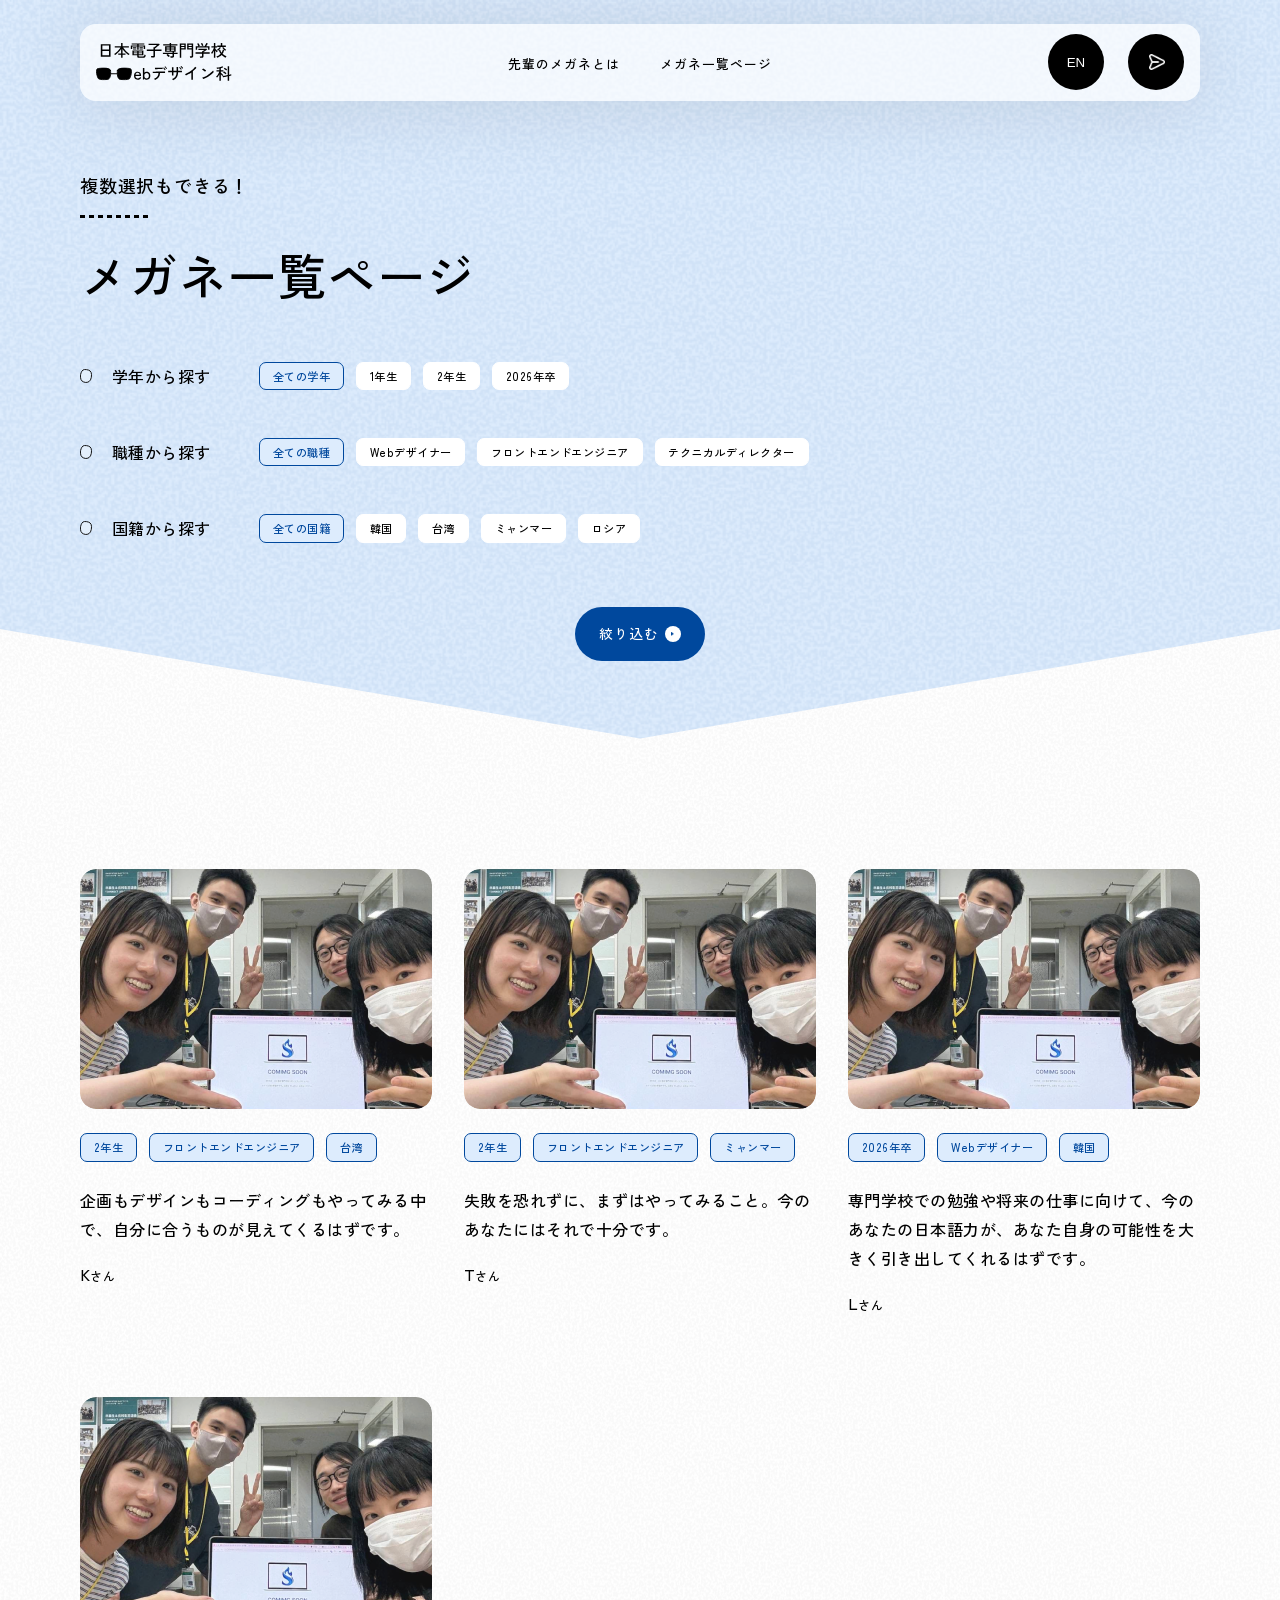
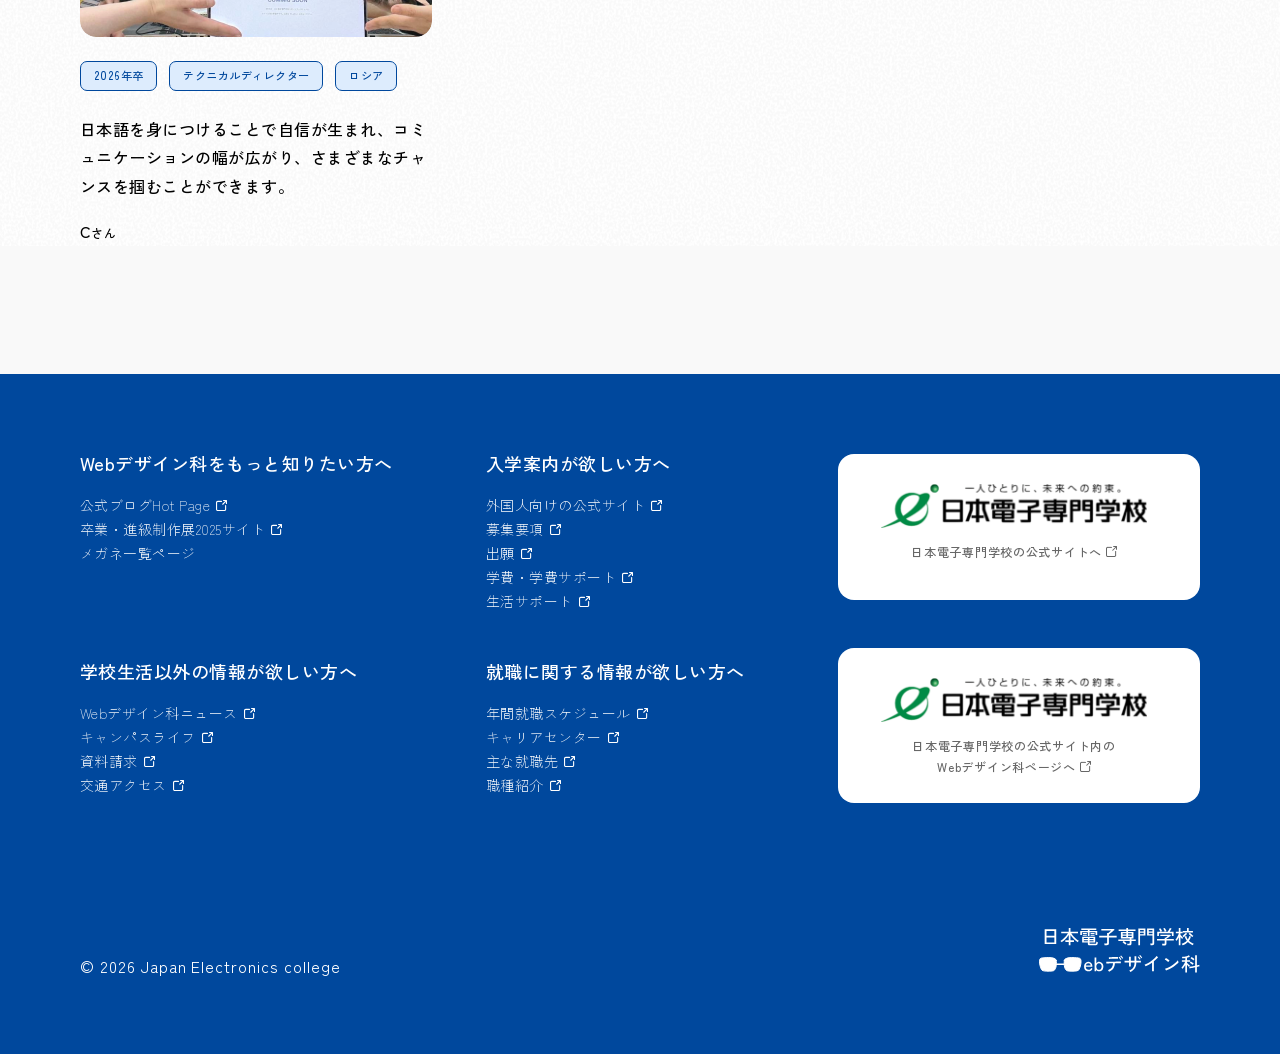
<file: glassesListPage/index.html>
<!DOCTYPE html>
<html lang="ja">

<head>
    <meta charset="UTF-8">
    <meta name="viewport" content="width=device-width, initial-scale=1.0">
    <title>メガネ一覧ページ | 日本電子専門学校Webデザイン科</title>
    <link rel="stylesheet" href="../css/reset.css">
    <link rel="stylesheet" href="../css/style.css">
    <link rel="preconnect" href="https://fonts.googleapis.com">
    <link rel="preconnect" href="https://fonts.gstatic.com" crossorigin>
    <link href="https://fonts.googleapis.com/css2?family=Zen+Kaku+Gothic+New:wght@400;500;700;900&display=swap"
        rel="stylesheet">
    <link rel="apple-touch-icon" type="image/png" href="../imgs/apple-touch-icon-180x180.png">
    <link rel="icon" type="image/png" href="../imgs/icon-192x192.png">
    <script src="../js/script.js" defer></script>
</head>

<body>
    <!-- ********** header ********** -->
    <header class="gn-header">
        <div class="gn-header__inner">
            <div class="gn-header__logo">
                <a href="../index.html">
                    <img src="../imgs/icon.svg" alt="日本電子専門学校Webデザイン科のロゴ">
                </a>
            </div>

            <nav class="gn-navigation">
                <ul class="navigation__list">
                    <li class="navigation__item"><a href="../index.html">先輩のメガネとは</a></li>
                    <li class="navigation__item"><a href="../glassesListPage/index.html">メガネ一覧ページ</a></li>
                </ul>
            </nav>

            <div class="gn-header__action">
                <button class="lang">EN</button>
                <a class="contact" href="https://www.jec.ac.jp/inquiry/">
                    <img src="../imgs/contact.png" alt="お問い合わせボタン">
                </a>
            </div>
        </div>
    </header>
    <!-- ********** end header ********** -->

    <!-- ********** main ********** -->
    <main id="main">
        <section id="megane-category">
            <div class="megane-category__inner">
                <div class="megane-category__wrapper">
                    <p class="megane-category__description">複数選択もできる！</p>
                    <h1 class="megane-category__title">メガネ一覧ページ</h1>

                    <section class="filter-section">
                        <div class="filter-group">
                            <span class="filter-label">学年から探す</span>
                            <div class="filter-options" id="filter-year">
                                <button class="custom-filter active" data-name="all"><span
                                        class="filter-button">全ての学年</span></button>
                                <button class="custom-filter" data-name="grade-1"><span
                                        class="filter-button">1年生</span></button>
                                <button class="custom-filter" data-name="grade-2"><span
                                        class="filter-button">2年生</span></button>
                                <button class="custom-filter" data-name="graduate-2026"><span
                                        class="filter-button">2026年卒</span></button>
                            </div>
                        </div>

                        <div class="filter-group">
                            <span class="filter-label">職種から探す</span>
                            <div class="filter-options" id="filter-job">
                                <button class="custom-filter active" data-name="all"><span
                                        class="filter-button">全ての職種</span></button>
                                <button class="custom-filter" data-name="web-designer"><span
                                        class="filter-button">Webデザイナー</span></button>
                                <button class="custom-filter" data-name="frontend-engineer"><span
                                        class="filter-button">フロントエンドエンジニア</span></button>
                                <button class="custom-filter" data-name="technical-director"><span
                                        class="filter-button">テクニカルディレクター</span></button>
                            </div>
                        </div>

                        <div class="filter-group">
                            <span class="filter-label">国籍から探す</span>
                            <div class="filter-options" id="filter-country">
                                <button class="custom-filter active" data-name="all"><span
                                        class="filter-button">全ての国籍</span></button>
                                <button class="custom-filter" data-name="korea"><span
                                        class="filter-button">韓国</span></button>
                                <button class="custom-filter" data-name="taiwan"><span
                                        class="filter-button">台湾</span></button>
                                <button class="custom-filter" data-name="myanmar"><span
                                        class="filter-button">ミャンマー</span></button>
                                <button class="custom-filter" data-name="russia"><span
                                        class="filter-button">ロシア</span></button>
                            </div>
                        </div>

                        <div class="submit-btn">
                            <button type="button" id="search-btn" class="button-wrapper button-location__center">
                                <span class="button_text">絞り込む</span>
                                <span class="button__arrow">
                                    <img src="../imgs/right-arrow.png" alt="青色の矢印">
                                </span>
                            </button>
                        </div>
                    </section>
                </div>

                <p class="no-result-text hide">お探しの条件に一致する結果はありませんでした。<br>他のカテゴリーもチェックしてみてください！</p>
                <div id="card-container" class="card-grid">
                    <article id="kou" class="student-card" data-url="../glassesPage__kou/index.html"
                        data-name="grade-2 frontend-engineer taiwan">

                        <div class="student-card__thumbnail">
                            <img src="../imgs/student-.png" alt="Kさんのプロフィール写真" width="405" height="240">
                        </div>

                        <div class="student-card__content">

                            <div class="student-card__tags">
                                <span class="tag">2年生</span>
                                <span class="tag">フロントエンドエンジニア</span>
                                <span class="tag">台湾</span>
                            </div>

                            <p class="student-card__quote">
                                企画もデザインもコーディングもやってみる中で、自分に合うものが見えてくるはずです。
                            </p>

                            <p class="student-card__name">K<span>さん</span></p>
                        </div>
                    </article>

                    <article id="tet" class="student-card" data-url="../glassesPage__tet/index.html"
                        data-name="grade-2 frontend-engineer myanmar">

                        <div class="student-card__thumbnail">
                            <img src="../imgs/student-.png" alt="Tさんのプロフィール写真" width="405" height="240">
                        </div>

                        <div class="student-card__content">

                            <div class="student-card__tags">
                                <span class="tag">2年生</span>
                                <span class="tag">フロントエンドエンジニア</span>
                                <span class="tag">ミャンマー</span>
                            </div>

                            <p class="student-card__quote">
                                失敗を恐れずに、まずはやってみること。今のあなたにはそれで十分です。
                            </p>

                            <p class="student-card__name">T<span>さん</span></p>
                        </div>
                    </article>

                    <article id="lee" class="student-card" data-url="../glassesPage__lee/index.html"
                        data-name="graduate-2026 web-designer korea">

                        <div class="student-card__thumbnail">
                            <img src="../imgs/student-.png" alt="Lさんのプロフィール写真" width="405" height="240">
                        </div>

                        <div class="student-card__content">

                            <div class="student-card__tags">
                                <span class="tag">2026年卒</span>
                                <span class="tag">Webデザイナー</span>
                                <span class="tag">韓国</span>
                            </div>

                            <p class="student-card__quote">
                                専門学校での勉強や将来の仕事に向けて、今のあなたの日本語力が、あなた自身の可能性を大きく引き出してくれるはずです。
                            </p>

                            <p class="student-card__name">L<span>さん</span></p>
                        </div>
                    </article>

                    <article id="coscya" class="student-card" data-url="../glassesPage__coscya/index.html"
                        data-name="graduate-2026 technical-director russia">

                        <div class="student-card__thumbnail">
                            <img src="../imgs/student-.png" alt="Cさんのプロフィール写真" width="405" height="240">
                        </div>

                        <div class="student-card__content">

                            <div class="student-card__tags">
                                <span class="tag">2026年卒</span>
                                <span class="tag">テクニカルディレクター</span>
                                <span class="tag">ロシア</span>
                            </div>

                            <p class="student-card__quote">
                                日本語を身につけることで自信が生まれ、コミュニケーションの幅が広がり、さまざまなチャンスを掴むことができます。
                            </p>

                            <p class="student-card__name">C<span>さん</span></p>
                        </div>
                    </article>
                </div>
            </div>
        </section>
    </main>
    <!-- ********** end main ********** -->
    <footer class="footer">
        <div class="footer__inner">

            <!-- リンク領域 -->
            <nav class="footer__nav" aria-label="フッターナビゲーション">
                <div class="footer__navGroups">

                    <!-- リンクグループ__左上 -->
                    <div class="footer__group">
                        <h4 class="footer__groupTitle">Webデザイン科をもっと知りたい方へ</h4>
                        <ul class="footer__links">
                            <li class="footer__item"><a href="https://aw-hotpage.jec.ac.jp/"
                                    class="is-external">公式ブログHot Page</a></li>
                            <li class="footer__item"><a href="https://event.jec.ac.jp/connect/"
                                    class="is-external">卒業・進級制作展2025サイト</a></li>
                            <li class="footer__item"><a href="../glassesListPage/index.html">メガネ一覧ページ</a></li>
                        </ul>
                    </div>

                    <!-- リンクグループ__右上 -->
                    <div class="footer-group">
                        <h4 class="footer-group__title">入学案内が欲しい方へ</h4>
                        <ul class="footer__links">
                            <li class="footer__item"><a href="https://www.jec.ac.jp/foreign/"
                                    class="is-external">外国人向けの公式サイト</a></li>
                            <li class="footer__item"><a
                                    href="https://www.jec.ac.jp/entrance/foreign_guideline/?active-tab=tab-1"
                                    class="is-external">募集要項</a></li>
                            <li class="footer__item"><a
                                    href="https://www.jec.ac.jp/entrance/foreign_guideline/?active-tab=tab-2"
                                    class="is-external">出願</a></li>
                            <li class="footer__item"><a
                                    href="https://www.jec.ac.jp/entrance/foreign_guideline/?active-tab=tab-3"
                                    class="is-external">学費・学費サポート</a></li>
                            <li class="footer__item"><a href="https://www.jec.ac.jp/entrance/dormitory/"
                                    class="is-external">生活サポート</a></li>
                        </ul>
                    </div>

                    <!-- リンクグループ__左下 -->
                    <div class="footer-group">
                        <h4 class="footer-group__title">学校生活以外の情報が欲しい方へ</h4>
                        <ul class="footer__links">
                            <li class="footer__item"><a href="https://www.jec.ac.jp/collegenews_cat2/aw/"
                                    class="is-external">Webデザイン科ニュース</a></li>
                            <li class="footer__item"><a href="https://www.jec.ac.jp/life/"
                                    class="is-external">キャンパスライフ</a></li>
                            <li class="footer__item"><a href="https://www.jec.ac.jp/request/"
                                    class="is-external">資料請求</a></li>
                            <li class="footer__item"><a href="https://www.jec.ac.jp/access/"
                                    class="is-external">交通アクセス</a></li>
                        </ul>
                    </div>

                    <!-- リンクグループ__右下 -->
                    <div class="footer-group">
                        <h4 class="footer-group__title">就職に関する情報が欲しい方へ</h4>
                        <ul class="footer__links">
                            <li class="footer__item"><a href="https://www.jec.ac.jp/employment/schedule/"
                                    class="is-external">年間就職スケジュール</a></li>
                            <li class="footer__item"><a href="https://www.jec.ac.jp/employment/support/"
                                    class="is-external">キャリアセンター</a></li>
                            <li class="footer__item"><a href="https://www.jec.ac.jp/employment/job/"
                                    class="is-external">主な就職先</a></li>
                            <li class="footer__item"><a href="https://www.jec.ac.jp/employment/referral/"
                                    class="is-external">職種紹介</a></li>
                        </ul>
                    </div>

                </div>
            </nav>

            <!-- バナー霊域 -->
            <aside class="footer__banners">
                <a href="https://www.jec.ac.jp/" class="footer__banner">
                    <span class="footer__bannerMedia">
                        <img src="../imgs/banner-school.svg" alt="日本電子専門学校のロゴ" width: 266 height: 44>
                    </span>

                    <span class="footer__bannerBody">
                        <span class="footer__bannerText">
                            日本電子専門学校の公式サイトへ
                        </span>
                        <img class="footer__bannerIcon" aria-hidden="true" src="../imgs/link-out-gray.png" width: 10
                            height: 10 alt="日本電子専門学校の公式サイトへの外部リンク" />
                    </span>
                </a>

                <a href="https://www.jec.ac.jp/course/mobile/aw/" class="footer__banner">
                    <span class="footer__bannerMedia">
                        <img src="../imgs/banner-school.svg" alt="日本電子専門学校のロゴ">
                    </span>

                    <span class="footer__bannerBody">
                        <span class="footer__bannerText">
                            日本電子専門学校の公式サイト内の<br>
                            Webデザイン科ページへ
                        </span>
                        <img class="footer__bannerIcon" aria-hidden="true" src="../imgs/link-out-gray.png" width: 10
                            height: 10 alt="日本電子専門学校の公式サイト内のWebデザイン科ページへの外部リンク" />
                    </span>
                </a>
            </aside>

        </div>

        <!-- コピーライト -->
        <div class="footer__bottom">
            <p class="footer__copyright">&copy; 2026 Japan Electronics college</p>
            <div>
                <img src="../imgs/icon-white.svg" alt="日本電子専門学校Webデザイン科のロゴ">
            </div>
        </div>
    </footer>
    <!--********** end footer **********-->
</body>

</html>
</file>
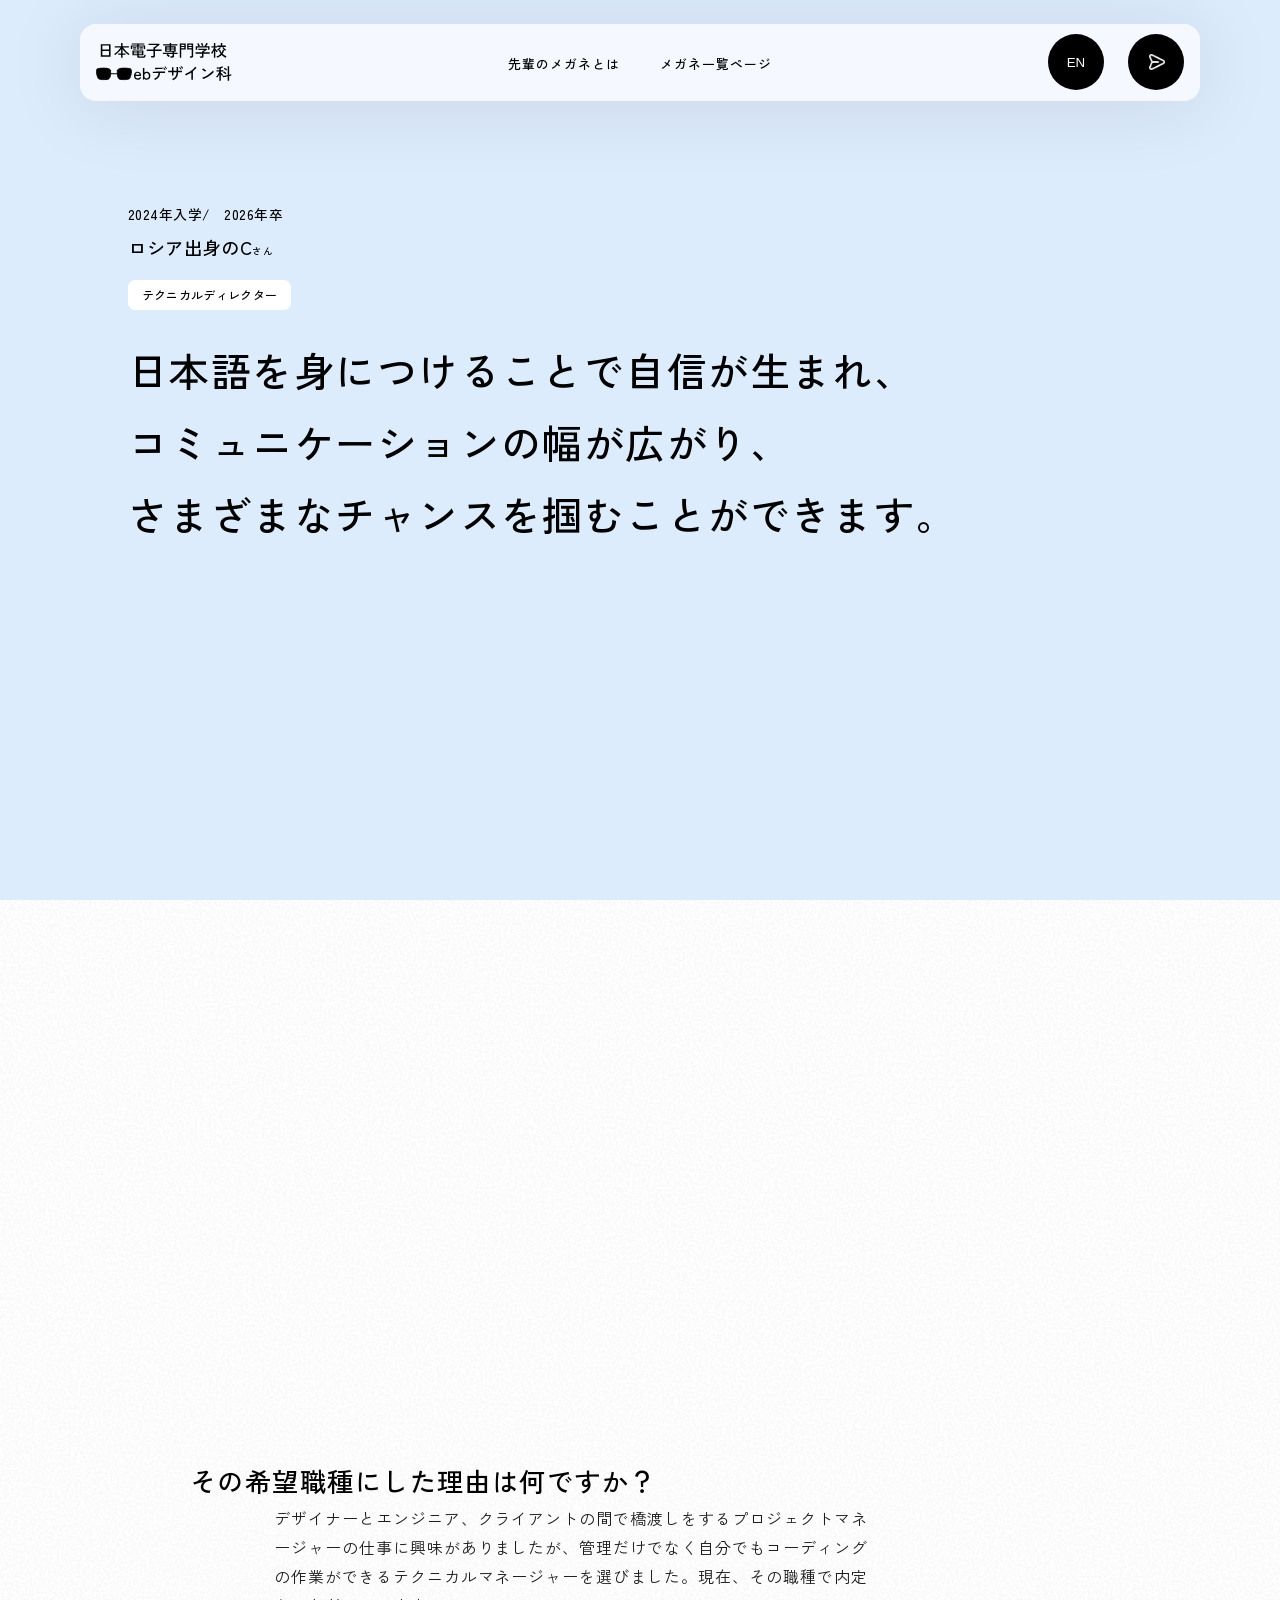
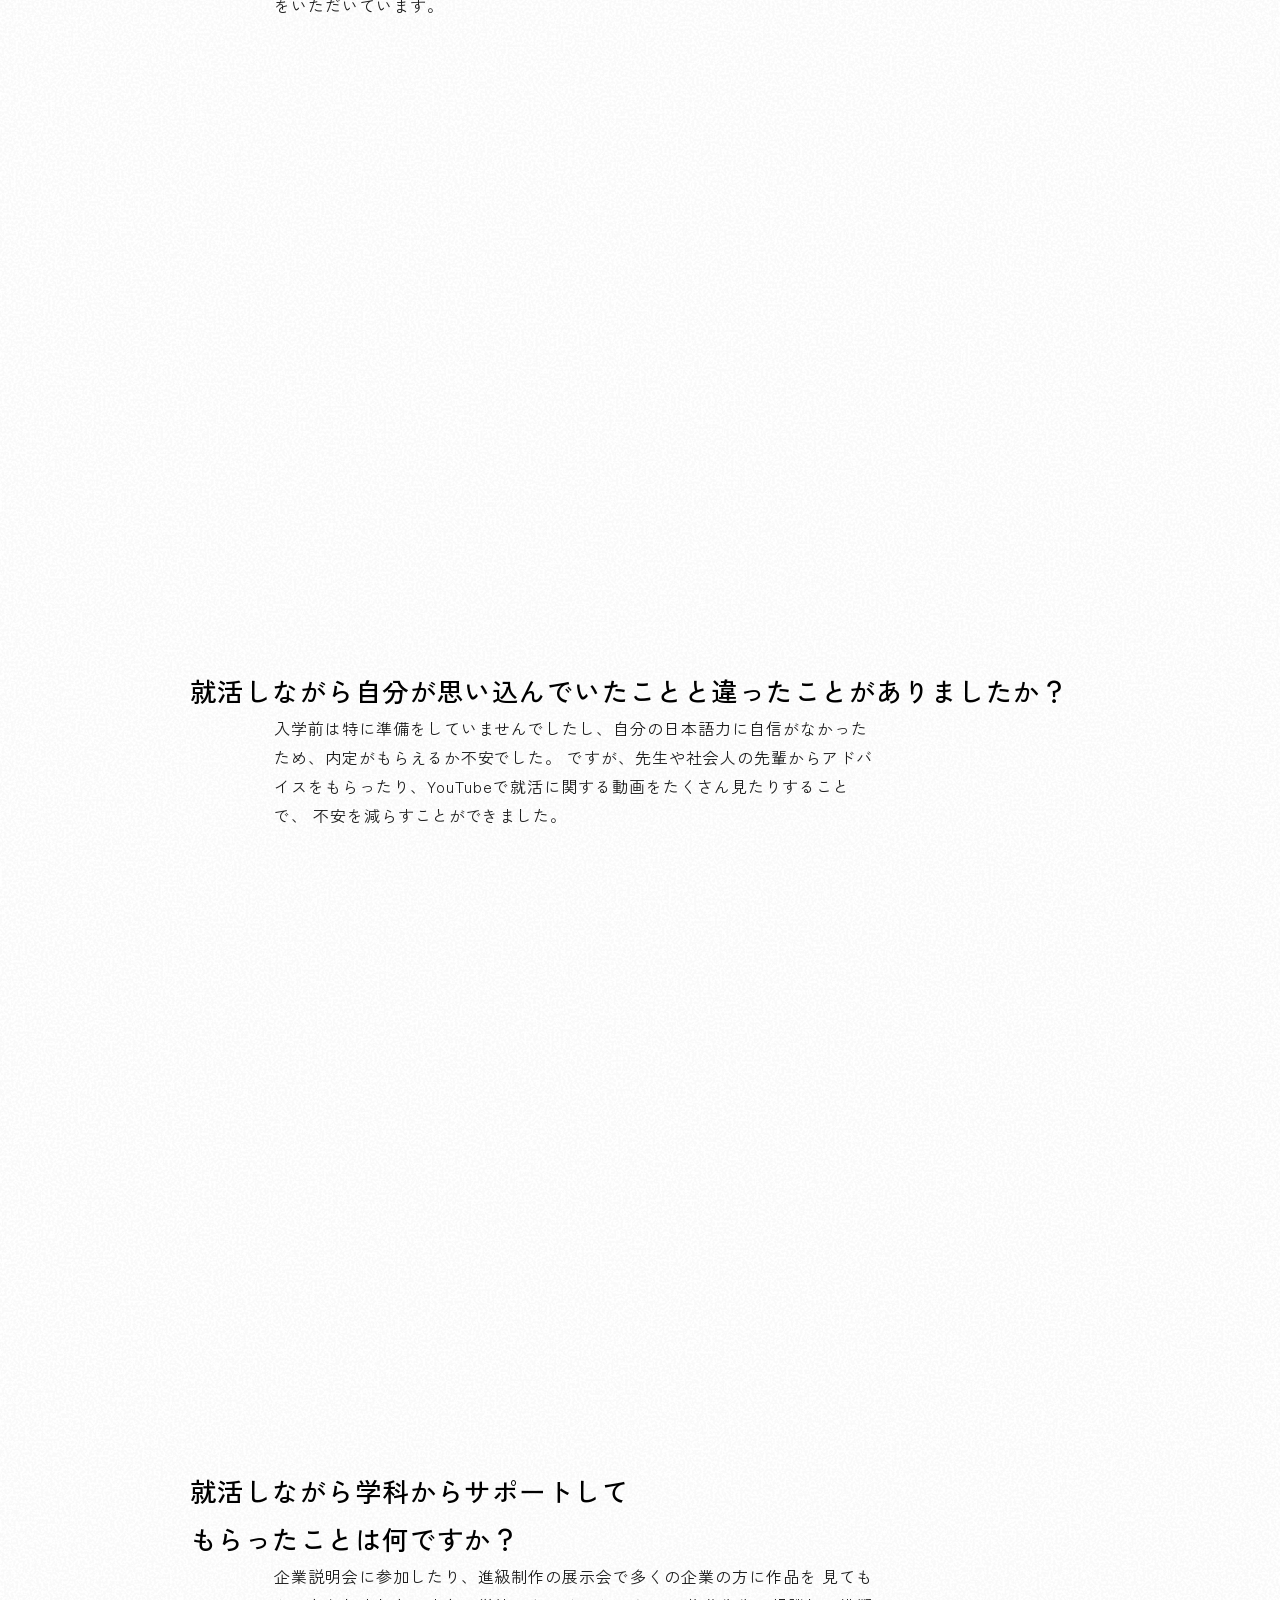
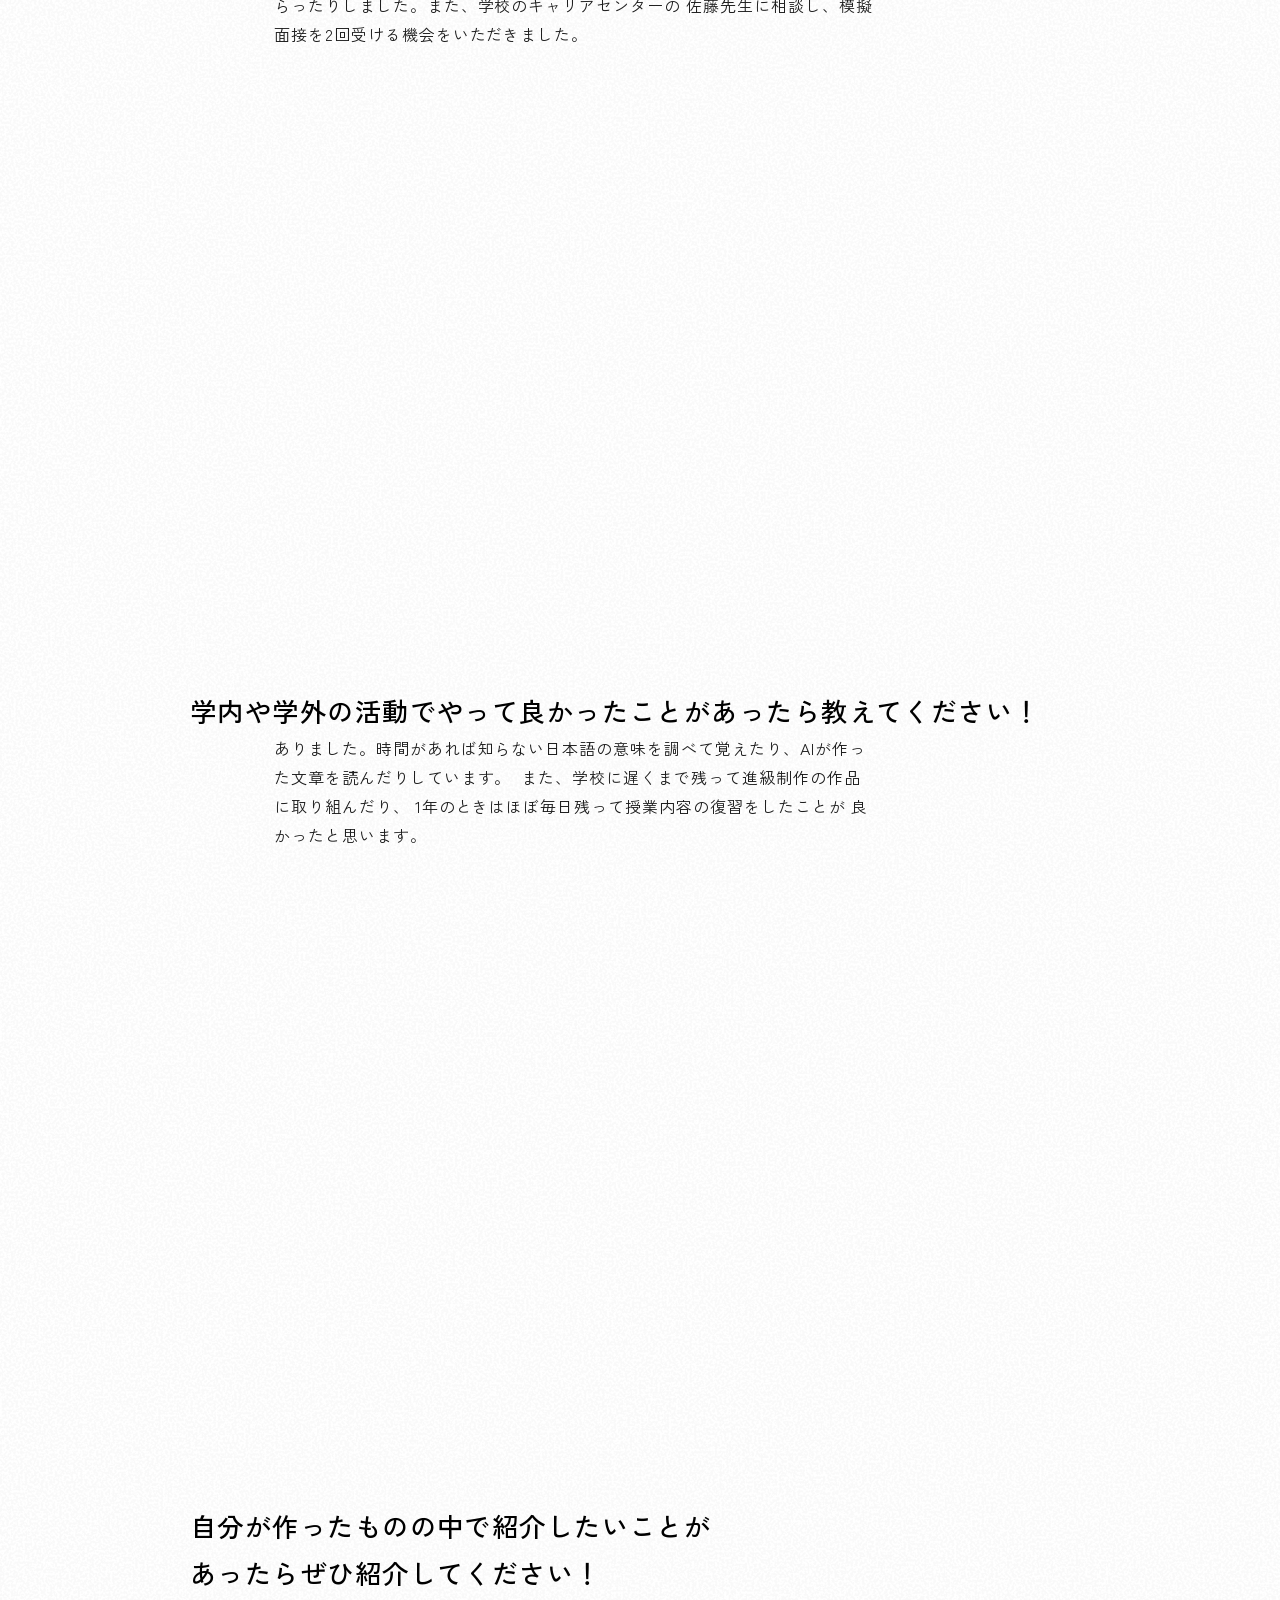
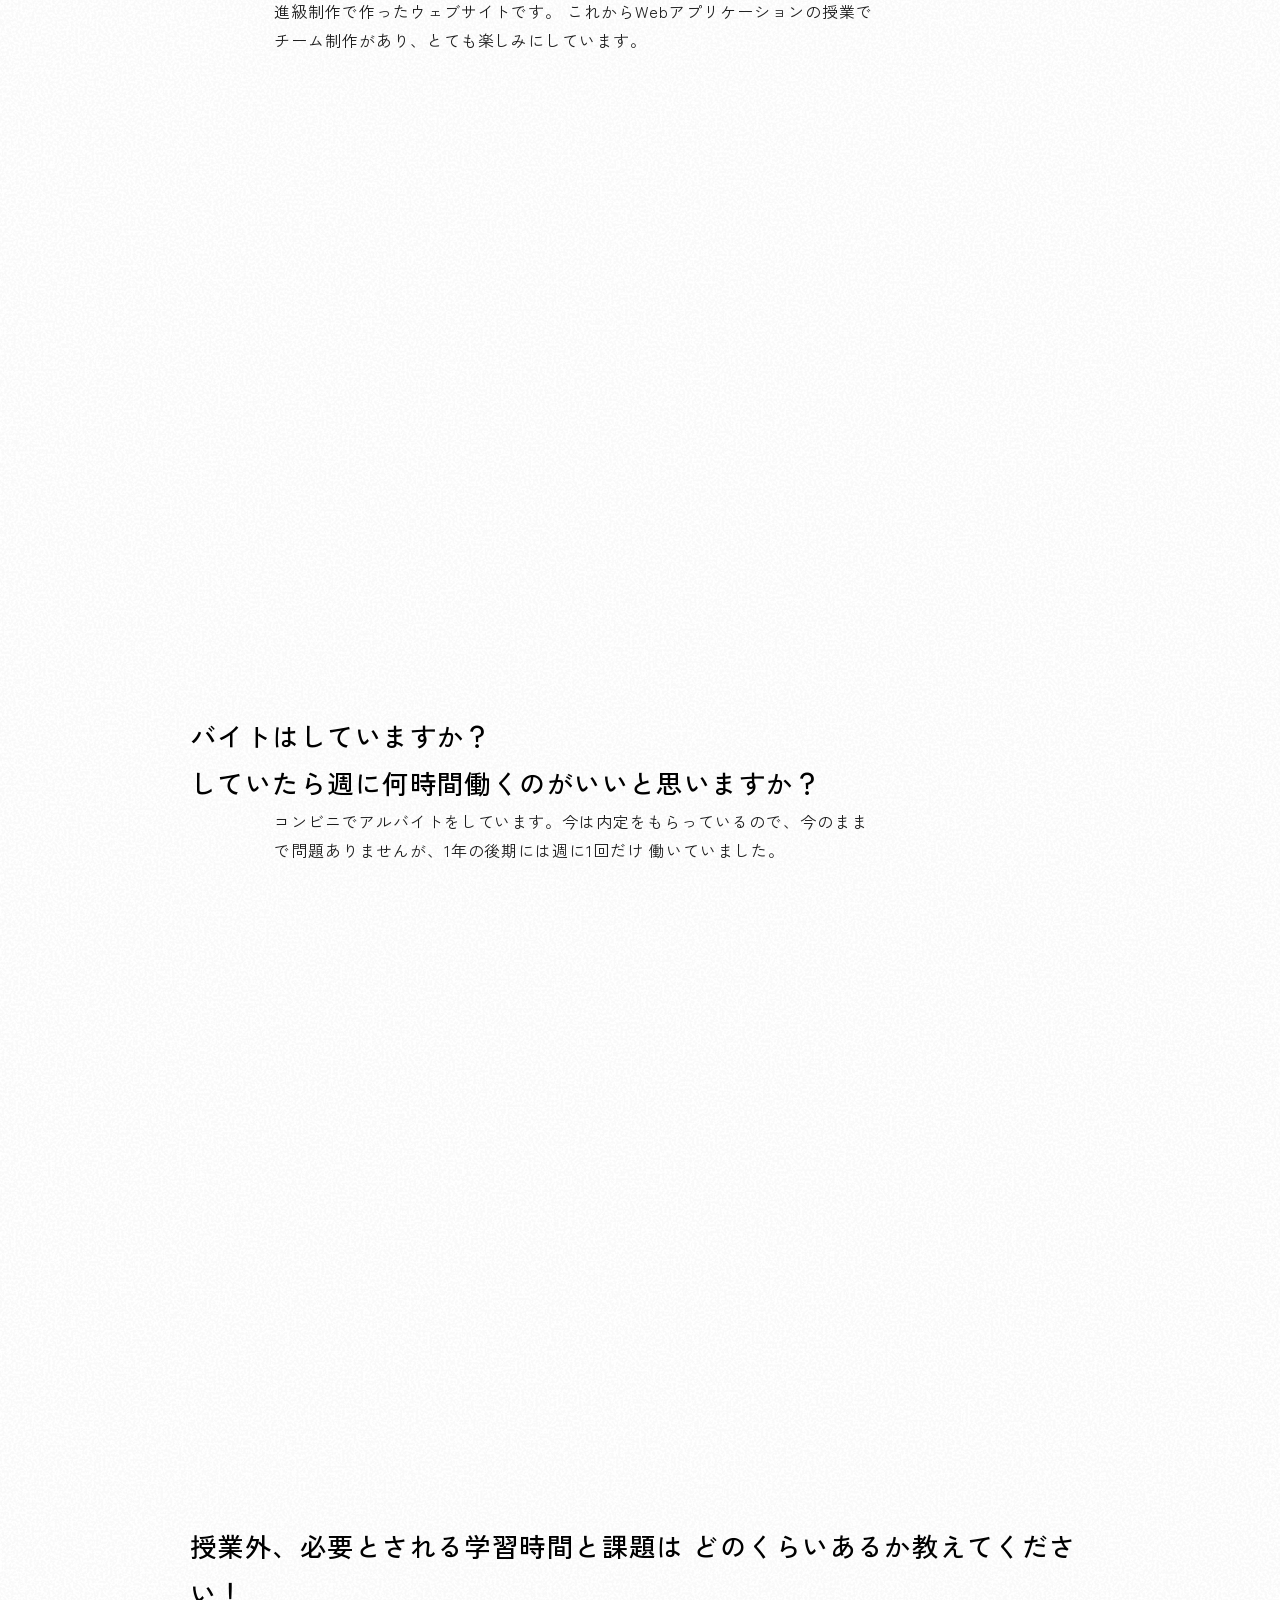
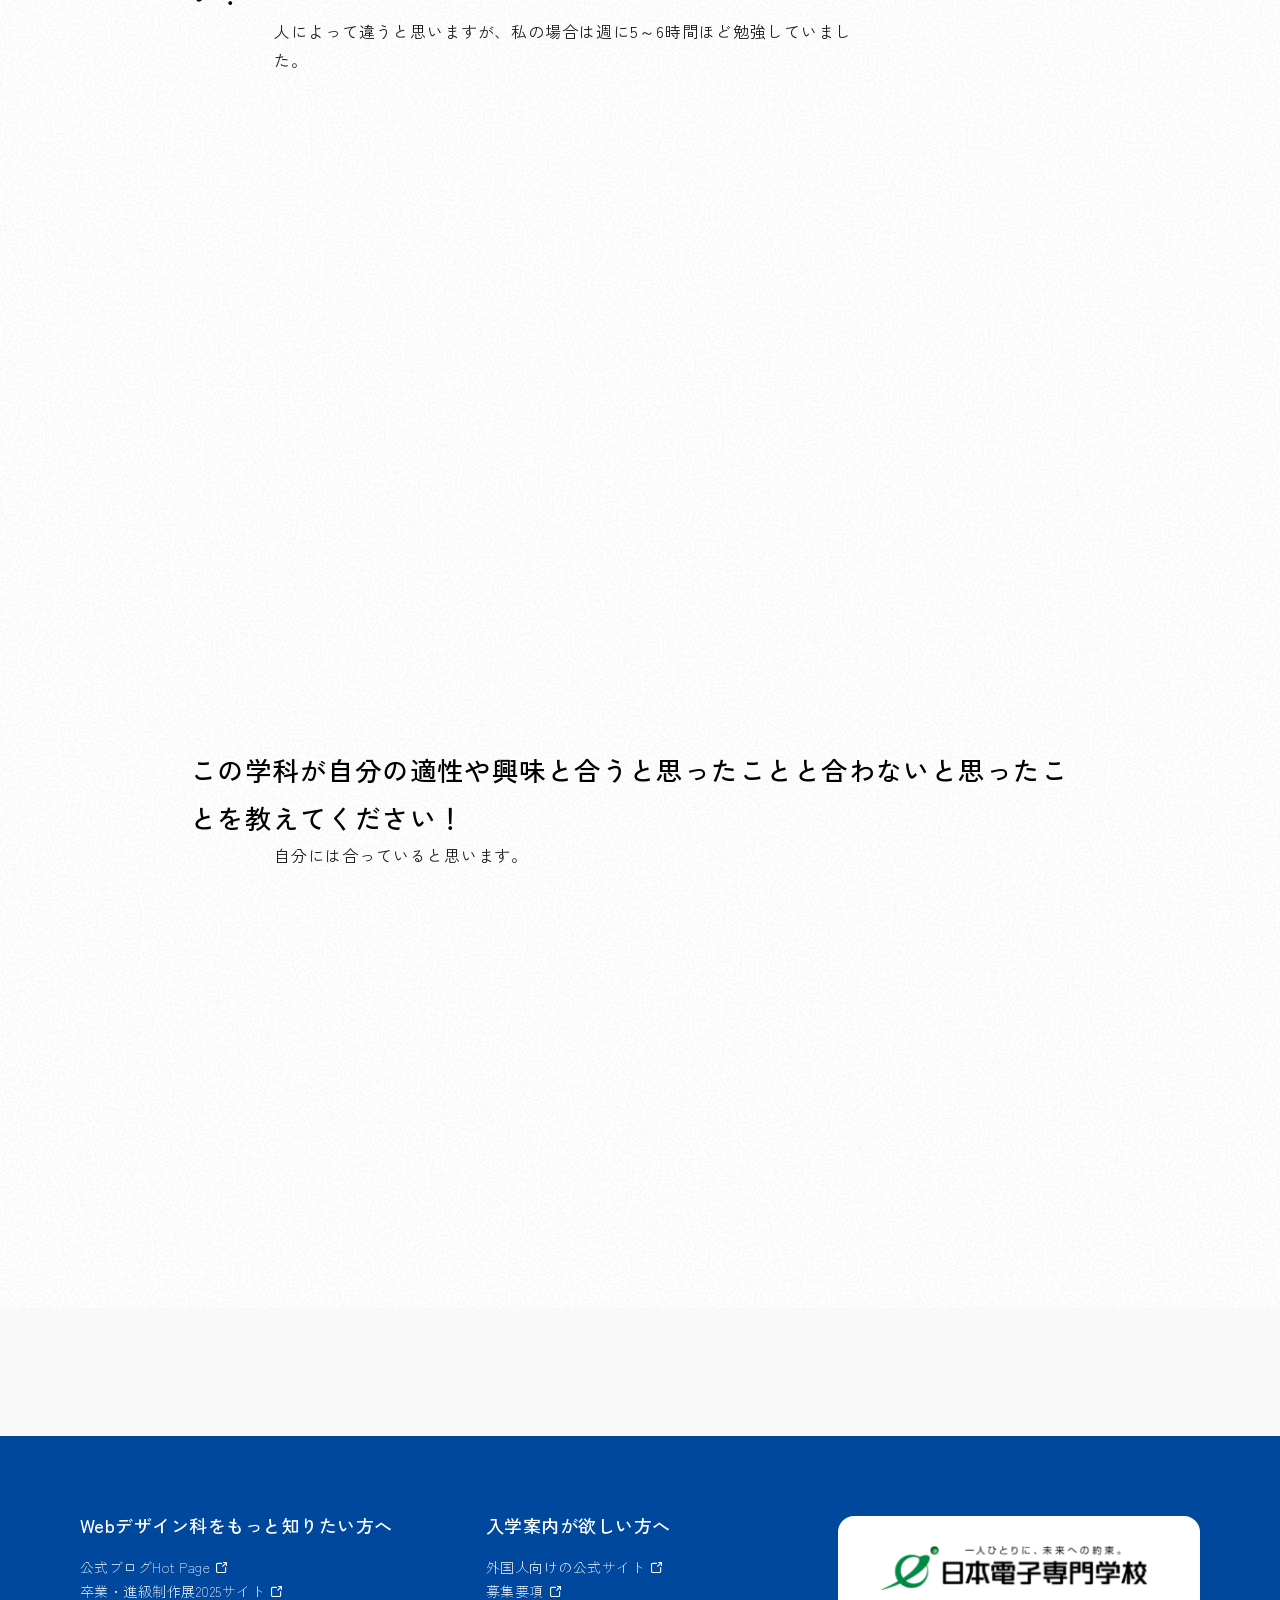
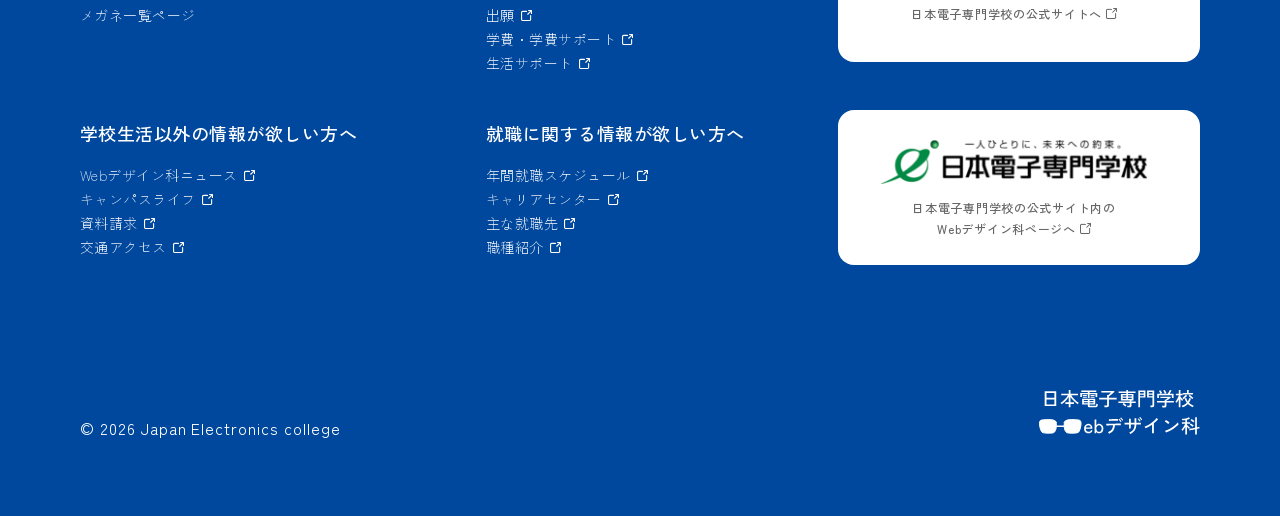
<file: glassesPage__coscya/index.html>
<!DOCTYPE html>
<html lang="ja">

<head>
    <meta charset="UTF-8">
    <meta name="viewport" content="width=device-width, initial-scale=1.0">
    <title>Cさんのインタビュー | メガネ一覧ページ | 日本電子専門学校Webデザイン科</title>
    <link rel="stylesheet" href="../css/reset.css">
    <link rel="stylesheet" href="../css/style.css">
    <link rel="preconnect" href="https://fonts.googleapis.com">
    <link rel="preconnect" href="https://fonts.gstatic.com" crossorigin>
    <link href="https://fonts.googleapis.com/css2?family=Zen+Kaku+Gothic+New:wght@400;500;700;900&display=swap"
        rel="stylesheet">
    <link rel="apple-touch-icon" type="image/png" href="../imgs/apple-touch-icon-180x180.png">
    <link rel="icon" type="image/png" href="../imgs/icon-192x192.png">
    <script src="../js/script.js" defer></script>
</head>

<body>
    <!-- ********** header ********** -->
    <header class="gn-header">
        <div class="gn-header__inner">
            <div class="gn-header__logo">
                <a href="../index.html">
                    <img src="../imgs/icon.svg" alt="日本電子専門学校Webデザイン科のロゴ">
                </a>
            </div>

            <nav class="gn-navigation">
                <ul class="navigation__list">
                    <li class="navigation__item"><a href="../index.html">先輩のメガネとは</a></li>
                    <li class="navigation__item"><a href="../glassesListPage/index.html">メガネ一覧ページ</a></li>
                </ul>
            </nav>

            <div class="gn-header__action">
                <button class="lang">EN</button>
                <a class="contact" href="https://www.jec.ac.jp/inquiry/">
                    <img src="../imgs/contact.png" alt="お問い合わせボタン">
                </a>
            </div>
        </div>
    </header>
    <!-- ********** end header ********** -->

    <!-- ********** main ********** -->
    <main id="main">
        <section class="personal-profile">
            <div class="personal-profile__inner">
                <p class="grade">2024年入学/　2026年卒</p>
                <p class="country-and-name">ロシア出身のC<span>さん</span></p>
                <p class="job">テクニカルディレクター</p>
                <p class="quote">日本語を身につけることで自信が生まれ、<br>
                    コミュニケーションの幅が広がり、<br>
                    さまざまなチャンスを掴むことができます。</p>
            </div>
        </section>

        <section class="interview-content">
            <div class="interview-content__inner">
                <div>
                    <p id="question1" class="question">
                        その希望職種にした理由は何ですか？
                    </p>
                    <p class="answer">
                        デザイナーとエンジニア、クライアントの間で橋渡しをするプロジェクトマネージャーの仕事に興味がありましたが、管理だけでなく自分でもコーディングの作業ができるテクニカルマネージャーを選びました。現在、その職種で内定をいただいています。
                    </p>
                </div>
                <div>
                    <p id="question2" class="question">
                        就活しながら自分が思い込んでいたことと違ったことがありましたか？
                    </p>
                    <p class="answer">
                        入学前は特に準備をしていませんでしたし、自分の日本語力に自信がなかったため、内定がもらえるか不安でした。
                        ですが、先生や社会人の先輩からアドバイスをもらったり、YouTubeで就活に関する動画をたくさん見たりすることで、
                        不安を減らすことができました。
                    </p>
                </div>
                <div>
                    <p id="question3" class="question">
                        就活しながら学科からサポートして<br>もらったことは何ですか？
                    </p>
                    <p class="answer">
                        企業説明会に参加したり、進級制作の展示会で多くの企業の方に作品を
                        見てもらったりしました。また、学校のキャリアセンターの
                        佐藤先生に相談し、模擬面接を2回受ける機会をいただきました。
                    </p>
                </div>
                <div>
                    <p id="question4" class="question">
                        学内や学外の活動でやって良かったことがあったら教えてください！
                    </p>
                    <p class="answer">
                        ありました。時間があれば知らない日本語の意味を調べて覚えたり、AIが作った文章を読んだりしています。  また、学校に遅くまで残って進級制作の作品に取り組んだり、
                        1年のときはほぼ毎日残って授業内容の復習をしたことが
                        良かったと思います。
                    </p>
                </div>
                <div>
                    <p id="question5" class="question">
                        自分が作ったものの中で紹介したいことが
                        <br>あったらぜひ紹介してください！
                    </p>
                    <p class="answer">
                        進級制作で作ったウェブサイトです。
                        これからWebアプリケーションの授業でチーム制作があり、とても楽しみにしています。
                    </p>
                </div>
                <div>
                    <p id="question6" class="question">
                        バイトはしていますか？
                        <br>していたら週に何時間働くのがいいと思いますか？
                    </p>
                    <p class="answer">
                        コンビニでアルバイトをしています。今は内定をもらっているので、今のままで問題ありませんが、1年の後期には週に1回だけ
                        働いていました。
                    </p>
                </div>
                <div>
                    <p id="question7" class="question">
                        授業外、必要とされる学習時間と課題は
                        どのくらいあるか教えてください！
                    </p>
                    <p class="answer">
                        人によって違うと思いますが、私の場合は週に5～6時間ほど勉強していました。
                    </p>
                </div>
                <div>
                    <p id="question8" class="question">
                        この学科が自分の適性や興味と合うと思ったことと合わないと思ったことを教えてください！
                    </p>
                    <p class="answer">
                        自分には合っていると思います。
                    </p>
                </div>
            </div>
        </section>



    </main>
    <!-- ********** end main ********** -->
    <footer class="footer">
        <div class="footer__inner">

            <!-- リンク領域 -->
            <nav class="footer__nav" aria-label="フッターナビゲーション">
                <div class="footer__navGroups">

                    <!-- リンクグループ__左上 -->
                    <div class="footer__group">
                        <h4 class="footer__groupTitle">Webデザイン科をもっと知りたい方へ</h4>
                        <ul class="footer__links">
                            <li class="footer__item"><a href="https://aw-hotpage.jec.ac.jp/"
                                    class="is-external">公式ブログHot Page</a></li>
                            <li class="footer__item"><a href="https://event.jec.ac.jp/connect/"
                                    class="is-external">卒業・進級制作展2025サイト</a></li>
                            <li class="footer__item"><a href="../glassesListPage/index.html">メガネ一覧ページ</a></li>
                        </ul>
                    </div>

                    <!-- リンクグループ__右上 -->
                    <div class="footer-group">
                        <h4 class="footer-group__title">入学案内が欲しい方へ</h4>
                        <ul class="footer__links">
                            <li class="footer__item"><a href="https://www.jec.ac.jp/foreign/"
                                    class="is-external">外国人向けの公式サイト</a></li>
                            <li class="footer__item"><a
                                    href="https://www.jec.ac.jp/entrance/foreign_guideline/?active-tab=tab-1"
                                    class="is-external">募集要項</a></li>
                            <li class="footer__item"><a
                                    href="https://www.jec.ac.jp/entrance/foreign_guideline/?active-tab=tab-2"
                                    class="is-external">出願</a></li>
                            <li class="footer__item"><a
                                    href="https://www.jec.ac.jp/entrance/foreign_guideline/?active-tab=tab-3"
                                    class="is-external">学費・学費サポート</a></li>
                            <li class="footer__item"><a href="https://www.jec.ac.jp/entrance/dormitory/"
                                    class="is-external">生活サポート</a></li>
                        </ul>
                    </div>

                    <!-- リンクグループ__左下 -->
                    <div class="footer-group">
                        <h4 class="footer-group__title">学校生活以外の情報が欲しい方へ</h4>
                        <ul class="footer__links">
                            <li class="footer__item"><a href="https://www.jec.ac.jp/collegenews_cat2/aw/"
                                    class="is-external">Webデザイン科ニュース</a></li>
                            <li class="footer__item"><a href="https://www.jec.ac.jp/life/"
                                    class="is-external">キャンパスライフ</a></li>
                            <li class="footer__item"><a href="https://www.jec.ac.jp/request/"
                                    class="is-external">資料請求</a></li>
                            <li class="footer__item"><a href="https://www.jec.ac.jp/access/"
                                    class="is-external">交通アクセス</a></li>
                        </ul>
                    </div>

                    <!-- リンクグループ__右下 -->
                    <div class="footer-group">
                        <h4 class="footer-group__title">就職に関する情報が欲しい方へ</h4>
                        <ul class="footer__links">
                            <li class="footer__item"><a href="https://www.jec.ac.jp/employment/schedule/"
                                    class="is-external">年間就職スケジュール</a></li>
                            <li class="footer__item"><a href="https://www.jec.ac.jp/employment/support/"
                                    class="is-external">キャリアセンター</a></li>
                            <li class="footer__item"><a href="https://www.jec.ac.jp/employment/job/"
                                    class="is-external">主な就職先</a></li>
                            <li class="footer__item"><a href="https://www.jec.ac.jp/employment/referral/"
                                    class="is-external">職種紹介</a></li>
                        </ul>
                    </div>

                </div>
            </nav>

            <!-- 우측 배너 영역 -->
            <aside class="footer__banners">
                <a href="https://www.jec.ac.jp/" class="footer__banner">
                    <span class="footer__bannerMedia">
                        <img src="../imgs/banner-school.svg" alt="日本電子専門学校のロゴ" width: 266 height: 44>
                    </span>

                    <span class="footer__bannerBody">
                        <span class="footer__bannerText">
                            日本電子専門学校の公式サイトへ
                        </span>
                        <img class="footer__bannerIcon" aria-hidden="true" src="../imgs/link-out-gray.png" width: 10
                            height: 10 alt="日本電子専門学校の公式サイトへの外部リンク" />
                    </span>
                </a>

                <a href="https://www.jec.ac.jp/course/mobile/aw/" class="footer__banner">
                    <span class="footer__bannerMedia">
                        <img src="../imgs/banner-school.svg" alt="日本電子専門学校のロゴ">
                    </span>

                    <span class="footer__bannerBody">
                        <span class="footer__bannerText">
                            日本電子専門学校の公式サイト内の<br>
                            Webデザイン科ページへ
                        </span>
                        <img class="footer__bannerIcon" aria-hidden="true" src="../imgs/link-out-gray.png" width: 10
                            height: 10 alt="日本電子専門学校の公式サイト内のWebデザイン科ページへの外部リンク" />
                    </span>
                </a>
            </aside>

        </div>

        <!-- コピーライト -->
        <div class="footer__bottom">
            <p class="footer__copyright">&copy; 2026 Japan Electronics college</p>
            <div>
                <img src="../imgs/icon-white.svg" alt="日本電子専門学校Webデザイン科のロゴ">
            </div>
        </div>
    </footer>
    <!--********** end footer **********-->
</body>

</html>
</file>
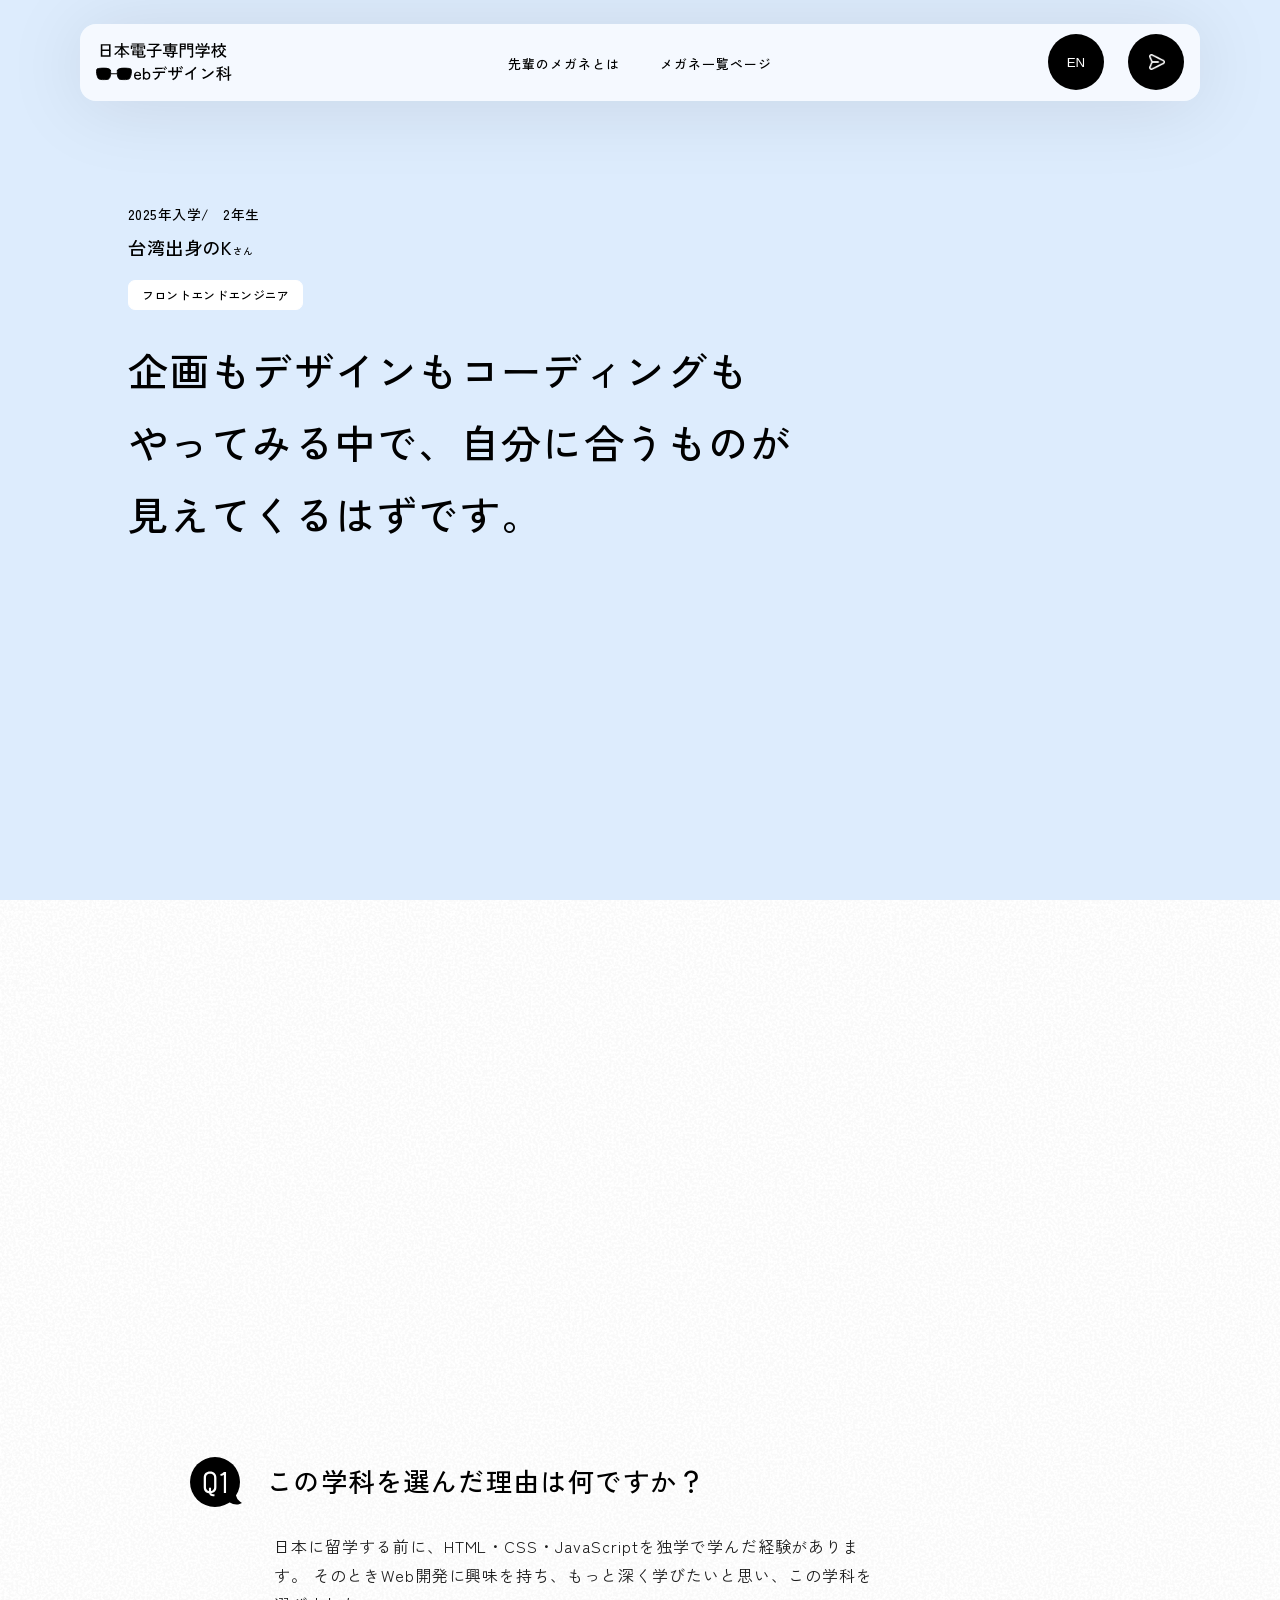
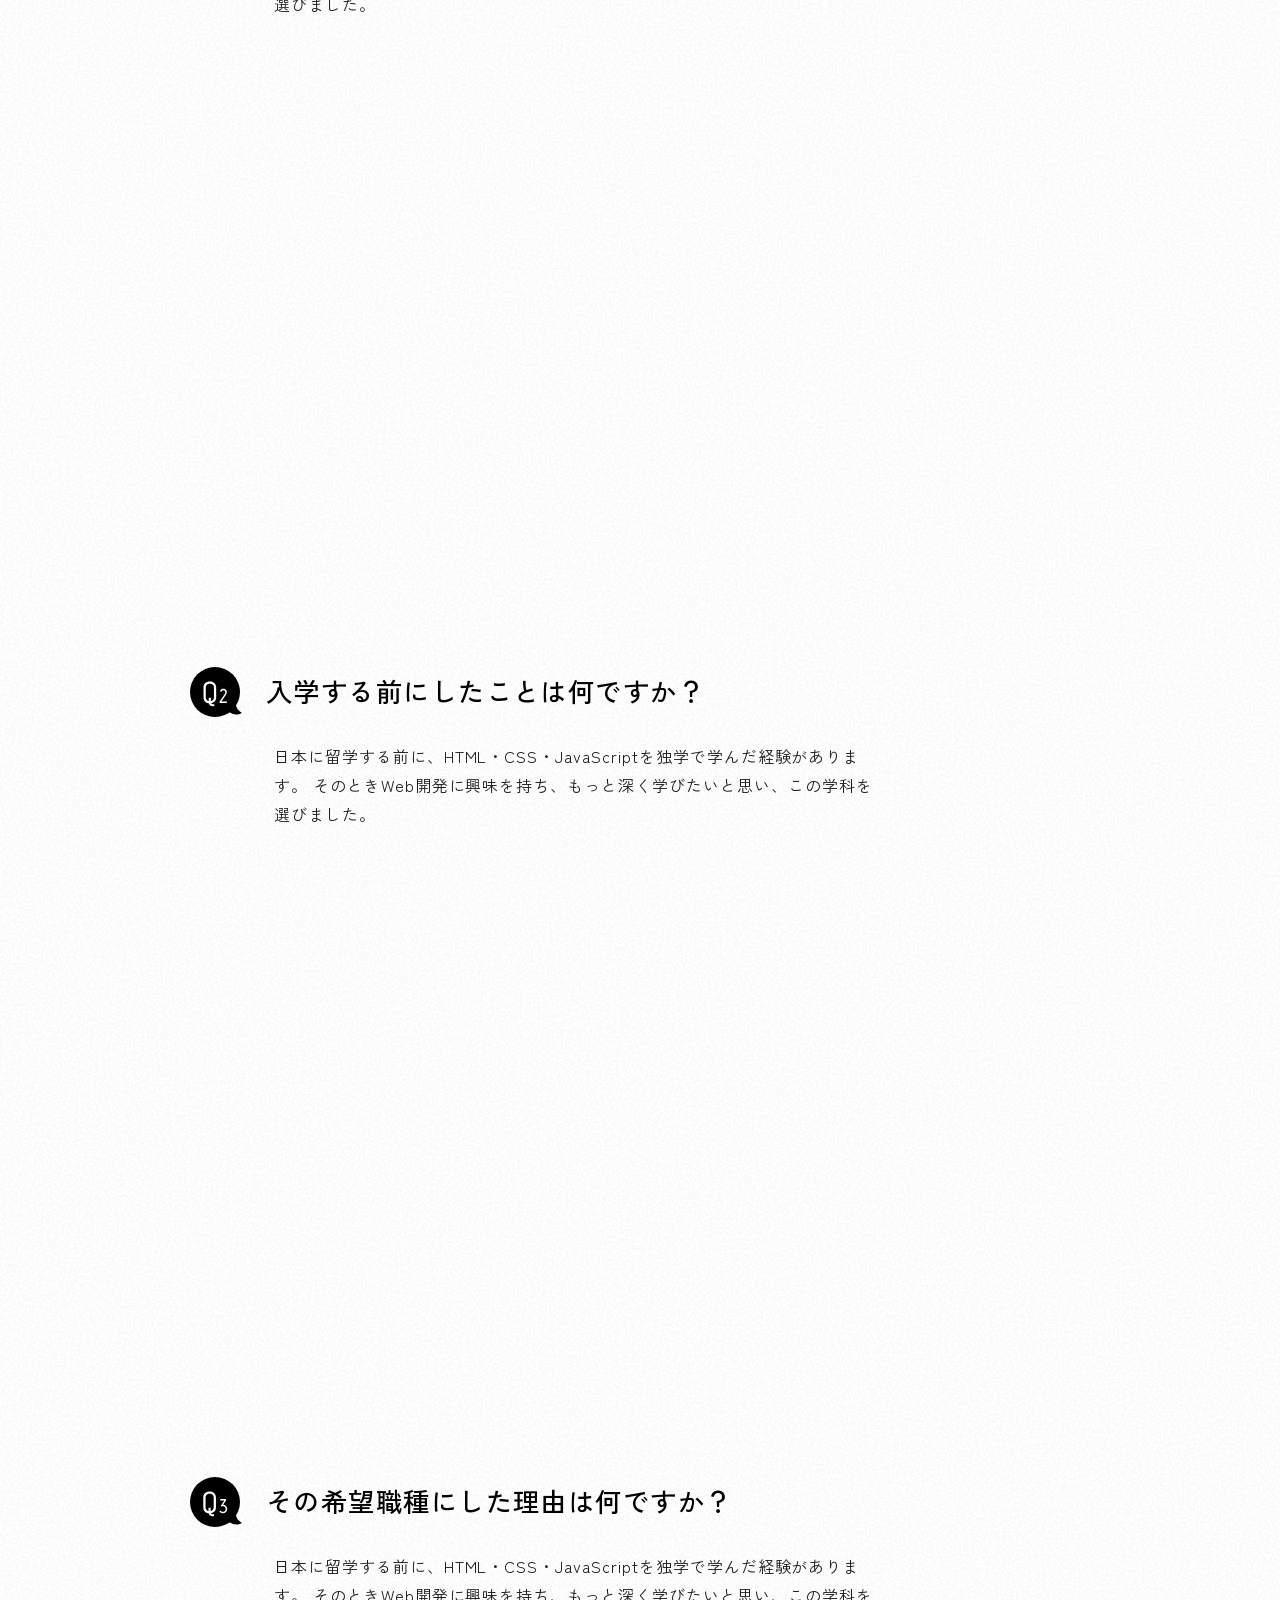
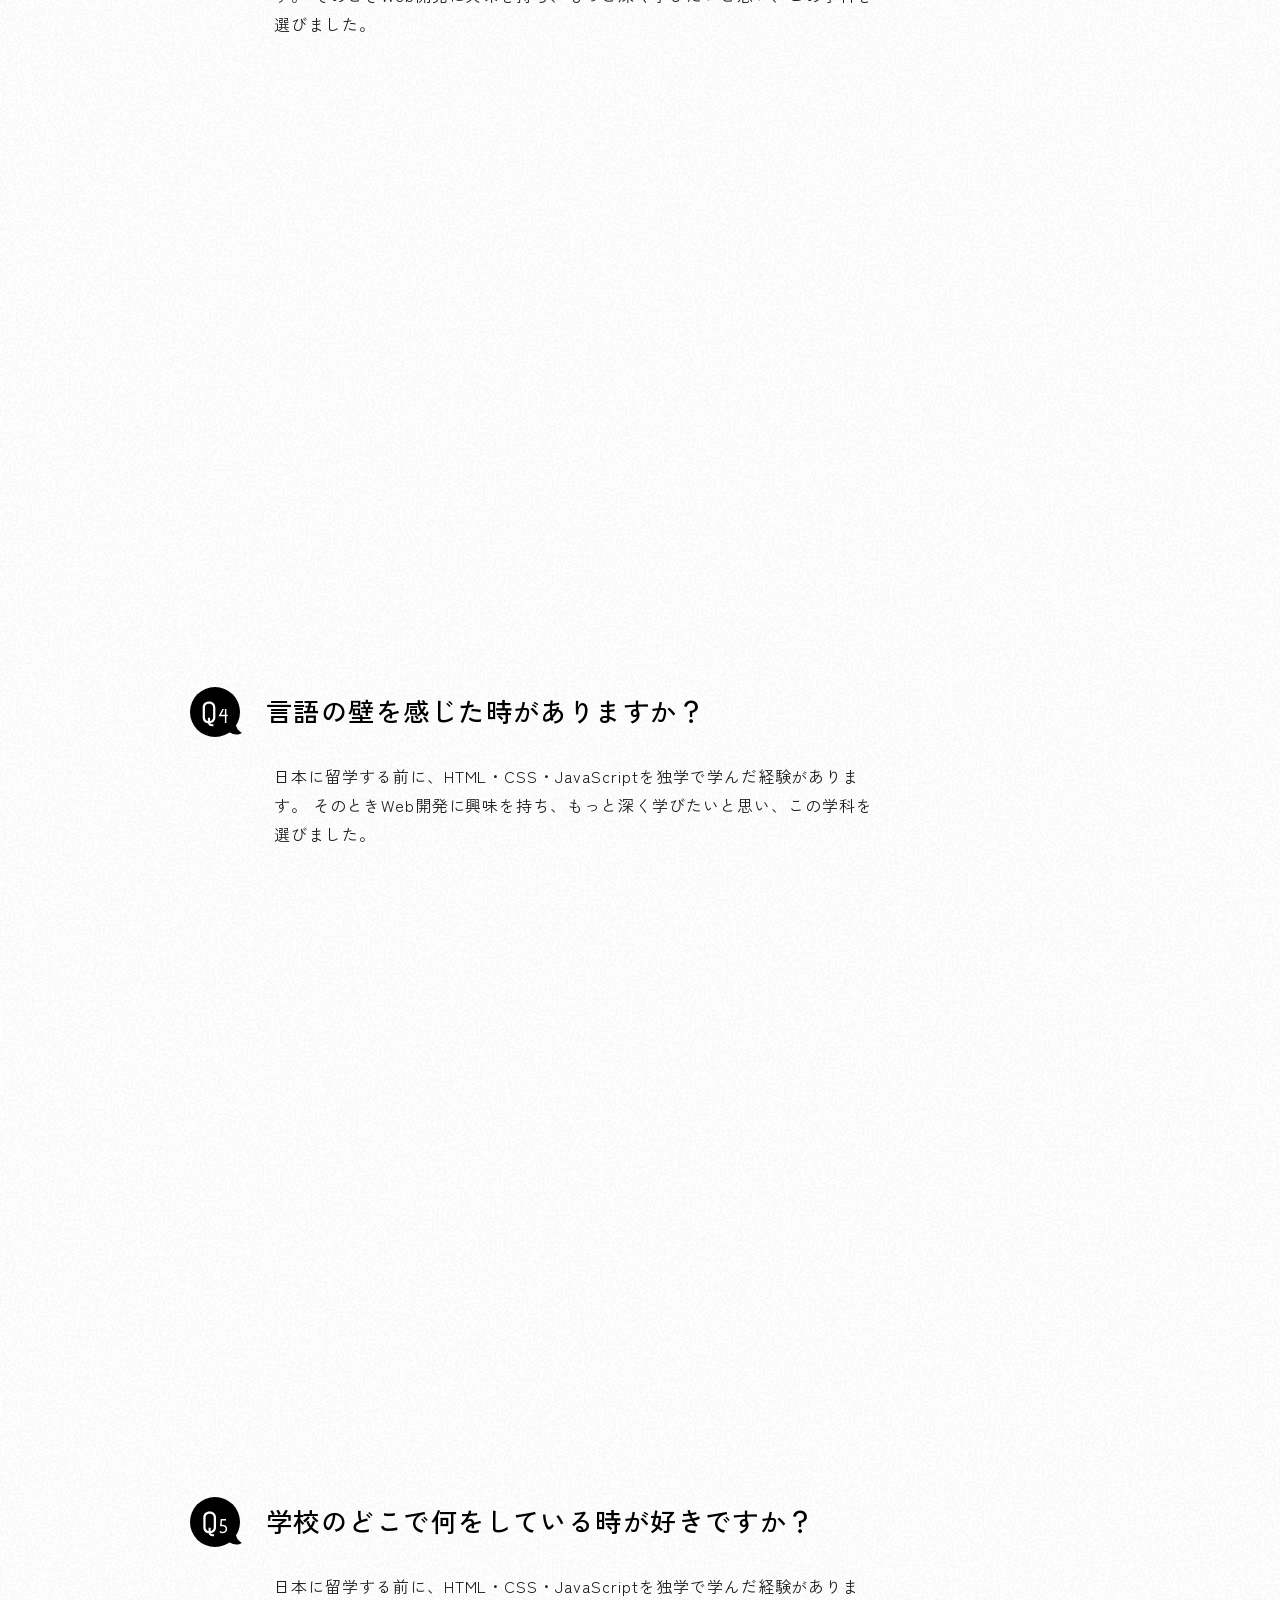
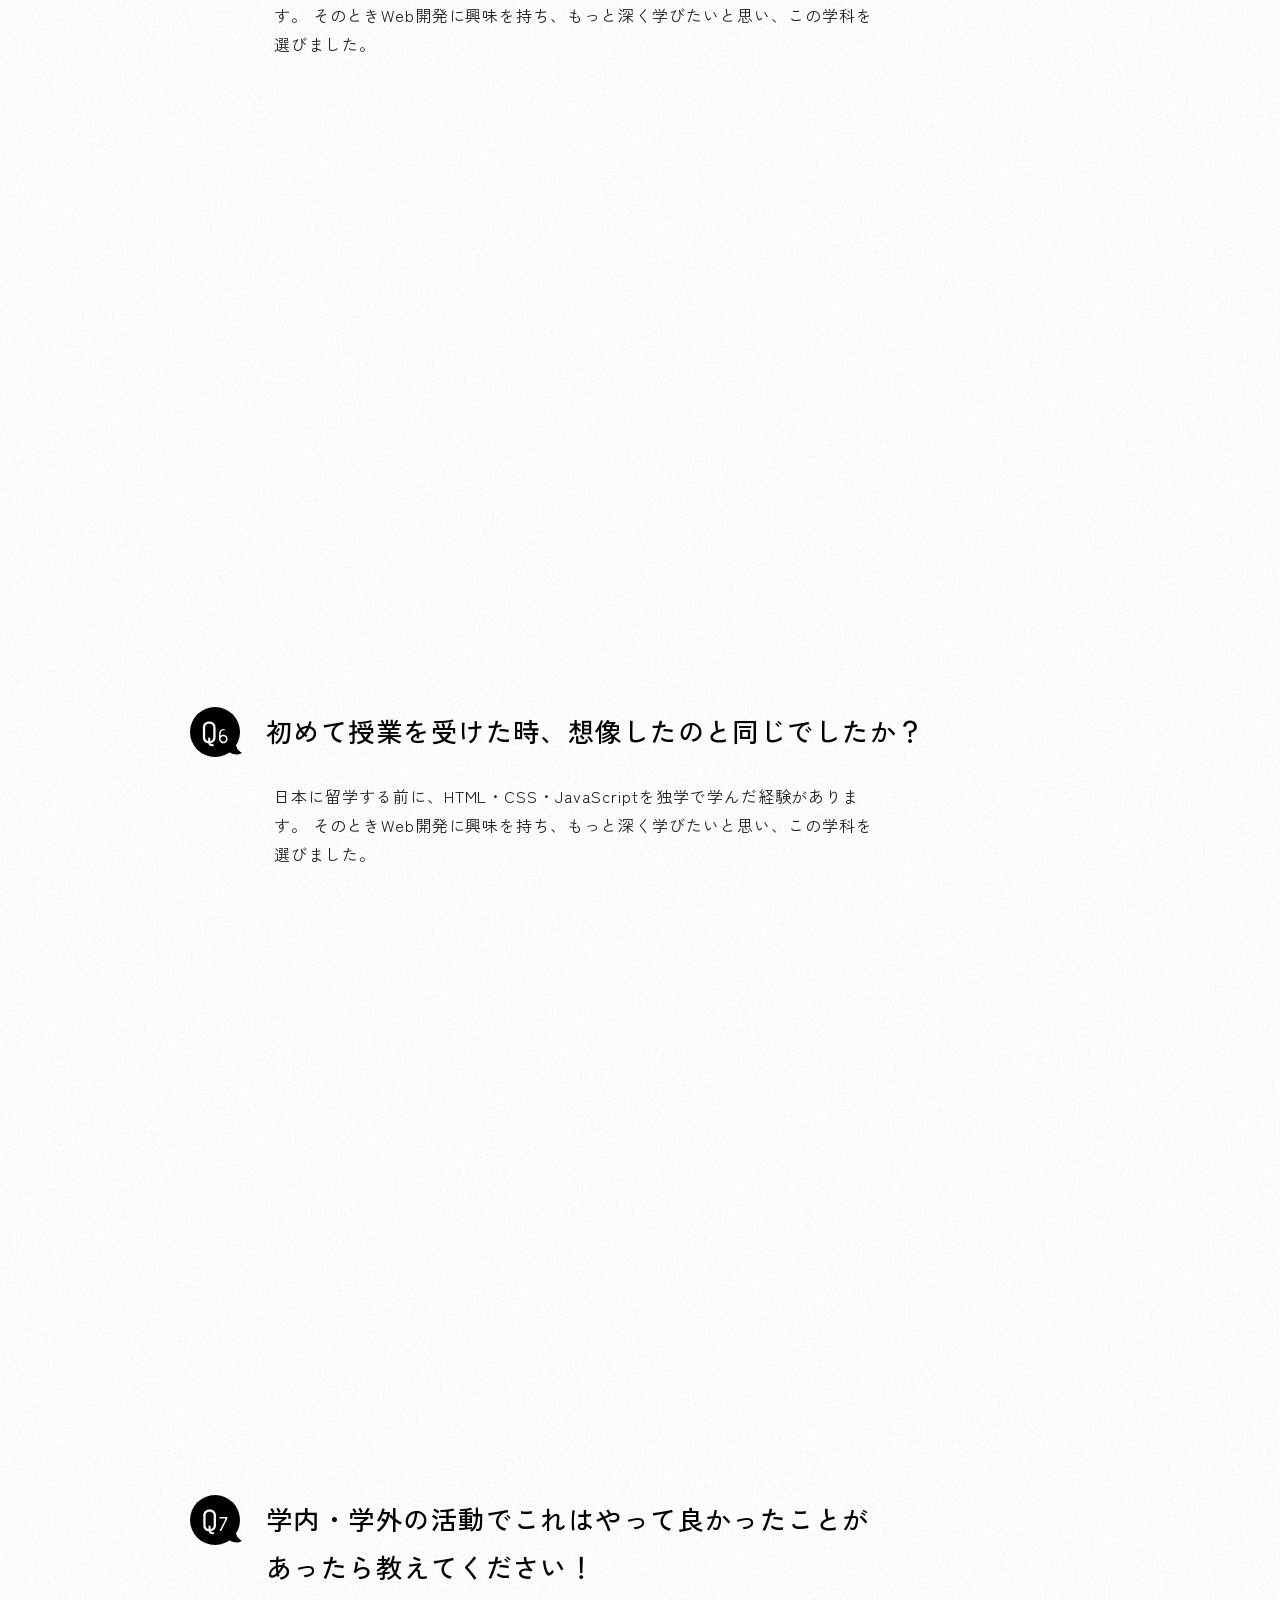
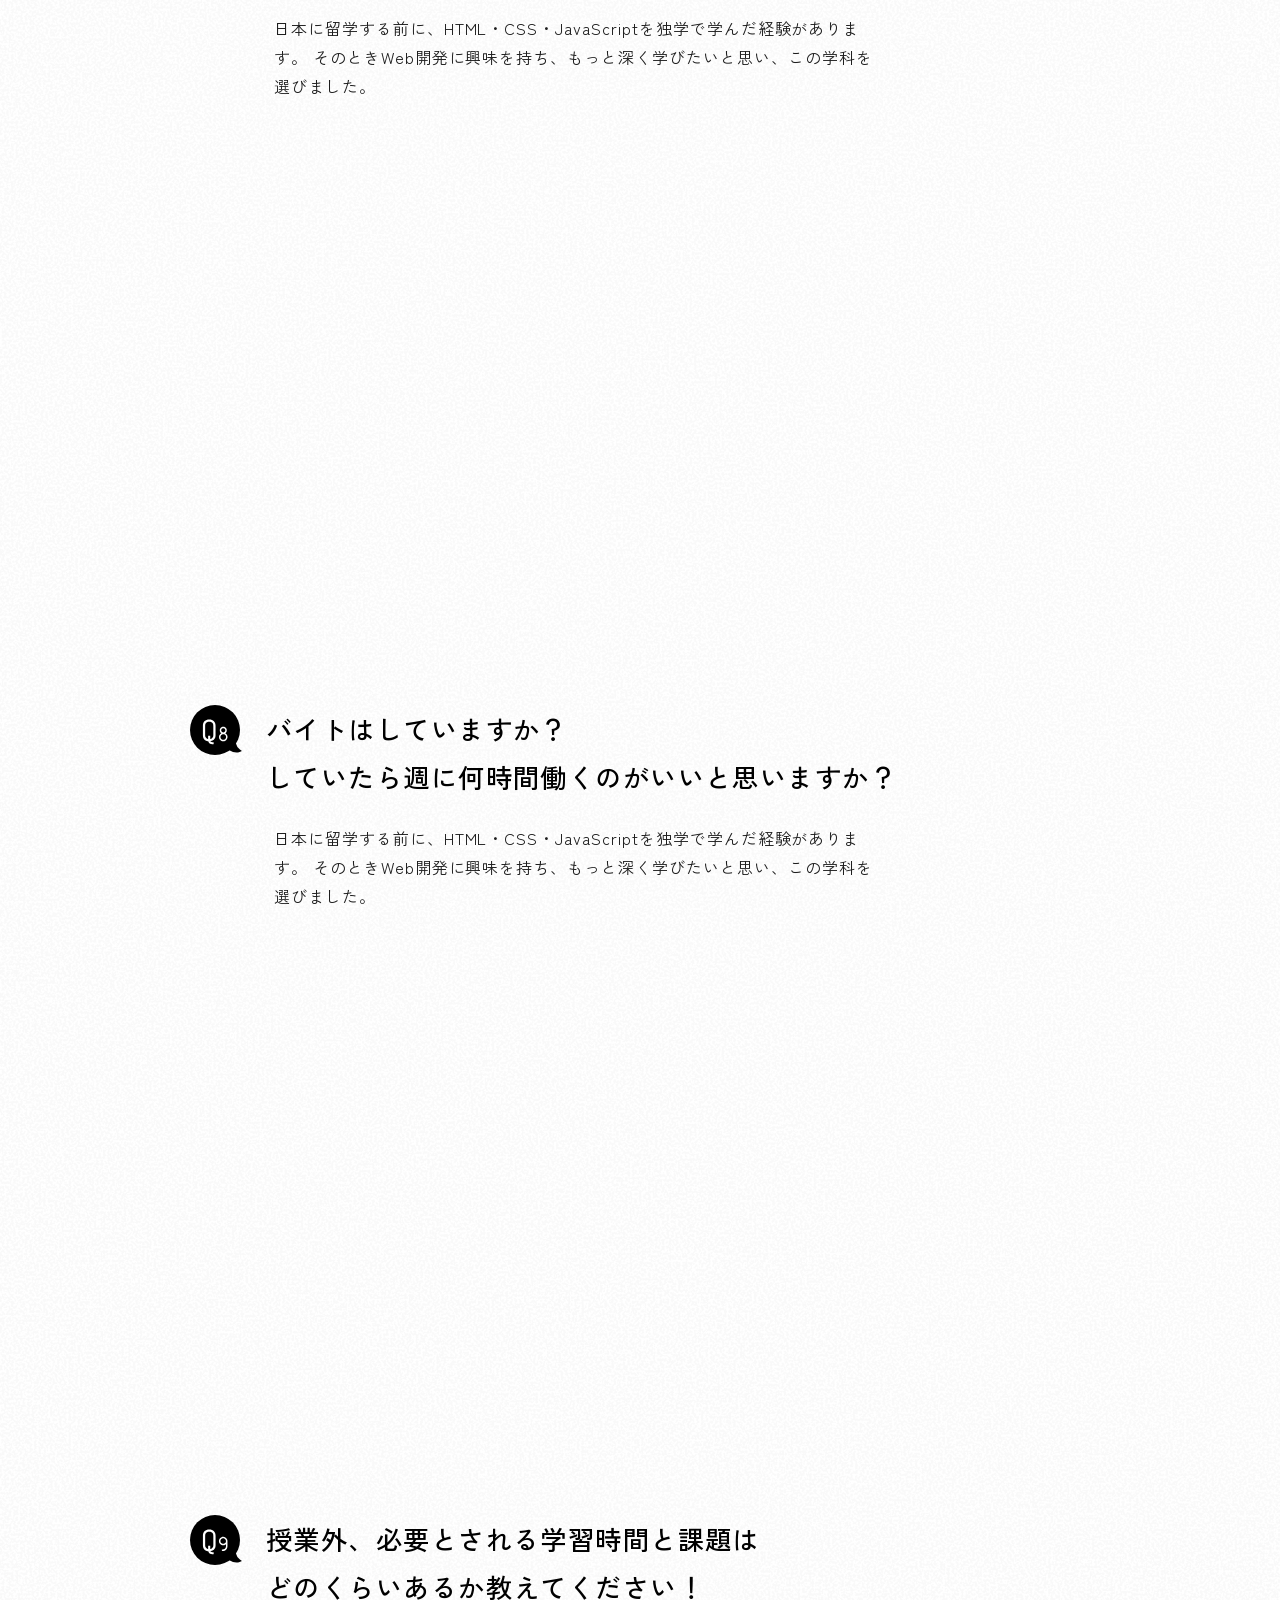
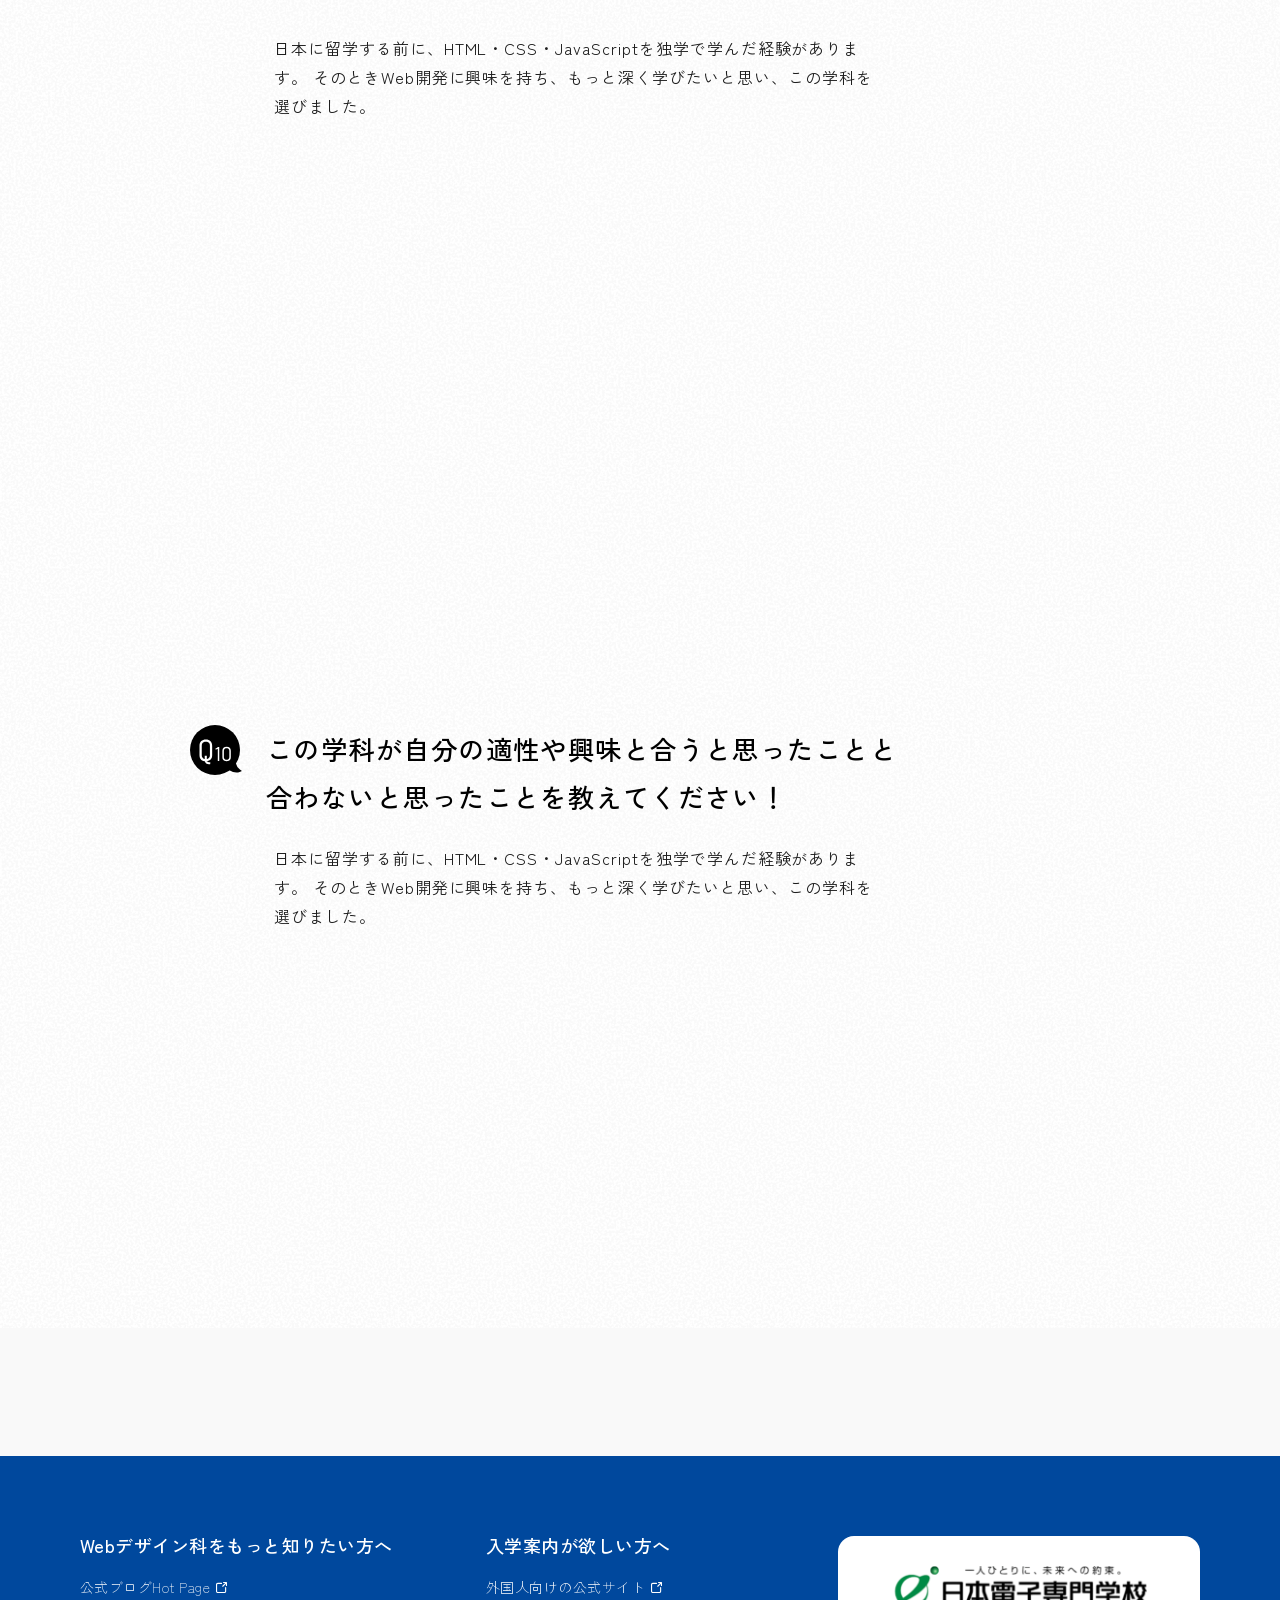
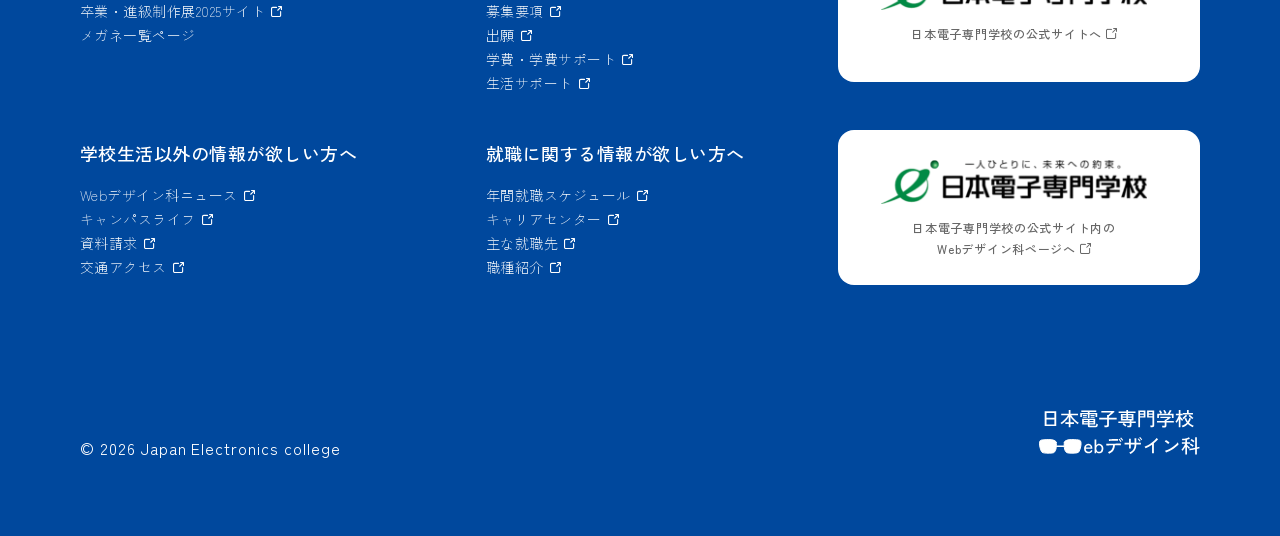
<file: glassesPage__kou/index.html>
<!DOCTYPE html>
<html lang="ja">

<head>
    <meta charset="UTF-8">
    <meta name="viewport" content="width=device-width, initial-scale=1.0">
    <title>Kさんのインタビュー | メガネ一覧ページ | 日本電子専門学校Webデザイン科</title>
    <link rel="stylesheet" href="../css/reset.css">
    <link rel="stylesheet" href="../css/style.css">
    <link rel="preconnect" href="https://fonts.googleapis.com">
    <link rel="preconnect" href="https://fonts.gstatic.com" crossorigin>
    <link href="https://fonts.googleapis.com/css2?family=Zen+Kaku+Gothic+New:wght@400;500;700;900&display=swap"
        rel="stylesheet">
    <link rel="apple-touch-icon" type="image/png" href="../imgs/apple-touch-icon-180x180.png">
    <link rel="icon" type="image/png" href="../imgs/icon-192x192.png">
    <script src="../js/script.js" defer></script>
</head>

<body>
    <!-- ********** header ********** -->
    <header class="gn-header">
        <div class="gn-header__inner">
            <div class="gn-header__logo">
                <a href="../index.html">
                    <img src="../imgs/icon.svg" alt="日本電子専門学校Webデザイン科のロゴ">
                </a>
            </div>

            <nav class="gn-navigation">
                <ul class="navigation__list">
                    <li class="navigation__item"><a href="../index.html">先輩のメガネとは</a></li>
                    <li class="navigation__item"><a href="../glassesListPage/index.html">メガネ一覧ページ</a></li>
                </ul>
            </nav>

            <div class="gn-header__action">
                <button class="lang">EN</button>
                <a class="contact" href="https://www.jec.ac.jp/inquiry/">
                    <img src="../imgs/contact.png" alt="お問い合わせボタン">
                </a>
            </div>
        </div>
    </header>
    <!-- ********** end header ********** -->

    <!-- ********** main ********** -->
    <main id="main">
        <section class="personal-profile">
            <div class="personal-profile__inner">
                <p class="grade">2025年入学/　2年生</p>
                <p class="country-and-name">台湾出身のK<span>さん</span></p>
                <p class="job">フロントエンドエンジニア</p>
                <p class="quote">企画もデザインもコーディングも<br>
                    やってみる中で、自分に合うものが<br>
                    見えてくるはずです。</p>
            </div>
        </section>

        <section class="interview-content">
            <div class="interview-content__inner">
                <div>
                    <div class="question">
                        <p class="question-mark"><img src="../imgs/interview-question-mark1.svg" alt=""></p>
                        <p id="question1">この学科を選んだ理由は何ですか？</p>
                    </div>
                    <p class="answer">
                        日本に留学する前に、HTML・CSS・JavaScriptを独学で学んだ経験があります。
                        そのときWeb開発に興味を持ち、もっと深く学びたいと思い、この学科を選びました。
                    </p>
                </div>
                <div>
                    <div class="question">
                        <p class="question-mark"><img src="../imgs/interview-question-mark2.svg" alt=""></p>
                        <p id="question2">入学する前にしたことは何ですか？</p>
                    </div>
                    <p class="answer">
                        日本に留学する前に、HTML・CSS・JavaScriptを独学で学んだ経験があります。
                        そのときWeb開発に興味を持ち、もっと深く学びたいと思い、この学科を選びました。
                    </p>
                </div>
                <div>
                    <div class="question">
                        <p class="question-mark"><img src="../imgs/interview-question-mark3.svg" alt=""></p>
                        <p id="question3">その希望職種にした理由は何ですか？</p>
                    </div>
                    <p class="answer">
                        日本に留学する前に、HTML・CSS・JavaScriptを独学で学んだ経験があります。
                        そのときWeb開発に興味を持ち、もっと深く学びたいと思い、この学科を選びました。
                    </p>
                </div>
                <div>
                    <div class="question">
                        <p class="question-mark"><img src="../imgs/interview-question-mark4.svg" alt=""></p>
                        <p id="question4">言語の壁を感じた時がありますか？</p>
                    </div>
                    <p class="answer">
                        日本に留学する前に、HTML・CSS・JavaScriptを独学で学んだ経験があります。
                        そのときWeb開発に興味を持ち、もっと深く学びたいと思い、この学科を選びました。
                    </p>
                </div>
                <div>
                    <div class="question">
                        <p class="question-mark"><img src="../imgs/interview-question-mark5.svg" alt=""></p>
                        <p id="question5">学校のどこで何をしている時が好きですか？</p>
                    </div>
                    <p class="answer">
                        日本に留学する前に、HTML・CSS・JavaScriptを独学で学んだ経験があります。
                        そのときWeb開発に興味を持ち、もっと深く学びたいと思い、この学科を選びました。
                    </p>
                </div>
                <div>
                    <div class="question">
                        <p class="question-mark"><img src="../imgs/interview-question-mark6.svg" alt=""></p>
                        <p id="question6">初めて授業を受けた時、想像したのと同じでしたか？</p>
                    </div>
                    <p class="answer">
                        日本に留学する前に、HTML・CSS・JavaScriptを独学で学んだ経験があります。
                        そのときWeb開発に興味を持ち、もっと深く学びたいと思い、この学科を選びました。
                    </p>
                </div>
                <div>
                    <div class="question">
                        <p class="question-mark"><img src="../imgs/interview-question-mark7.svg" alt=""></p>
                        <p id="question7">学内・学外の活動でこれはやって良かったことが<br>あったら教えてください！</p>
                    </div>
                    <p class="answer">
                        日本に留学する前に、HTML・CSS・JavaScriptを独学で学んだ経験があります。
                        そのときWeb開発に興味を持ち、もっと深く学びたいと思い、この学科を選びました。
                    </p>
                </div>
                <div>
                    <div class="question">
                        <p class="question-mark"><img src="../imgs/interview-question-mark8.svg" alt=""></p>
                        <p id="question8">バイトはしていますか？<br>していたら週に何時間働くのがいいと思いますか？</p>
                    </div>
                    <p class="answer">
                        日本に留学する前に、HTML・CSS・JavaScriptを独学で学んだ経験があります。
                        そのときWeb開発に興味を持ち、もっと深く学びたいと思い、この学科を選びました。
                    </p>
                </div>
                <div>
                    <div class="question">
                        <p class="question-mark"><img src="../imgs/interview-question-mark9.svg" alt=""></p>
                        <p id="question9">授業外、必要とされる学習時間と課題は<br>どのくらいあるか教えてください！</p>
                    </div>
                    <p class="answer">
                        日本に留学する前に、HTML・CSS・JavaScriptを独学で学んだ経験があります。
                        そのときWeb開発に興味を持ち、もっと深く学びたいと思い、この学科を選びました。
                    </p>
                </div>
                <div>
                    <div class="question">
                        <p class="question-mark"><img src="../imgs/interview-question-mark10.svg" alt=""></p>
                        <p id="question10">この学科が自分の適性や興味と合うと思ったことと<br>合わないと思ったことを教えてください！</p>
                    </div>
                    <p class="answer">
                        日本に留学する前に、HTML・CSS・JavaScriptを独学で学んだ経験があります。
                        そのときWeb開発に興味を持ち、もっと深く学びたいと思い、この学科を選びました。
                    </p>
                </div>
            </div>
        </section>



    </main>
    <!-- ********** end main ********** -->
    <footer class="footer">
        <div class="footer__inner">

            <!-- リンク領域 -->
            <nav class="footer__nav" aria-label="フッターナビゲーション">
                <div class="footer__navGroups">

                    <!-- リンクグループ__左上 -->
                    <div class="footer__group">
                        <h4 class="footer__groupTitle">Webデザイン科をもっと知りたい方へ</h4>
                        <ul class="footer__links">
                            <li class="footer__item"><a href="https://aw-hotpage.jec.ac.jp/"
                                    class="is-external">公式ブログHot Page</a></li>
                            <li class="footer__item"><a href="https://event.jec.ac.jp/connect/"
                                    class="is-external">卒業・進級制作展2025サイト</a></li>
                            <li class="footer__item"><a href="../glassesListPage/index.html">メガネ一覧ページ</a></li>
                        </ul>
                    </div>

                    <!-- リンクグループ__右上 -->
                    <div class="footer-group">
                        <h4 class="footer-group__title">入学案内が欲しい方へ</h4>
                        <ul class="footer__links">
                            <li class="footer__item"><a href="https://www.jec.ac.jp/foreign/"
                                    class="is-external">外国人向けの公式サイト</a></li>
                            <li class="footer__item"><a
                                    href="https://www.jec.ac.jp/entrance/foreign_guideline/?active-tab=tab-1"
                                    class="is-external">募集要項</a></li>
                            <li class="footer__item"><a
                                    href="https://www.jec.ac.jp/entrance/foreign_guideline/?active-tab=tab-2"
                                    class="is-external">出願</a></li>
                            <li class="footer__item"><a
                                    href="https://www.jec.ac.jp/entrance/foreign_guideline/?active-tab=tab-3"
                                    class="is-external">学費・学費サポート</a></li>
                            <li class="footer__item"><a href="https://www.jec.ac.jp/entrance/dormitory/"
                                    class="is-external">生活サポート</a></li>
                        </ul>
                    </div>

                    <!-- リンクグループ__左下 -->
                    <div class="footer-group">
                        <h4 class="footer-group__title">学校生活以外の情報が欲しい方へ</h4>
                        <ul class="footer__links">
                            <li class="footer__item"><a href="https://www.jec.ac.jp/collegenews_cat2/aw/"
                                    class="is-external">Webデザイン科ニュース</a></li>
                            <li class="footer__item"><a href="https://www.jec.ac.jp/life/"
                                    class="is-external">キャンパスライフ</a></li>
                            <li class="footer__item"><a href="https://www.jec.ac.jp/request/"
                                    class="is-external">資料請求</a></li>
                            <li class="footer__item"><a href="https://www.jec.ac.jp/access/"
                                    class="is-external">交通アクセス</a></li>
                        </ul>
                    </div>

                    <!-- リンクグループ__右下 -->
                    <div class="footer-group">
                        <h4 class="footer-group__title">就職に関する情報が欲しい方へ</h4>
                        <ul class="footer__links">
                            <li class="footer__item"><a href="https://www.jec.ac.jp/employment/schedule/"
                                    class="is-external">年間就職スケジュール</a></li>
                            <li class="footer__item"><a href="https://www.jec.ac.jp/employment/support/"
                                    class="is-external">キャリアセンター</a></li>
                            <li class="footer__item"><a href="https://www.jec.ac.jp/employment/job/"
                                    class="is-external">主な就職先</a></li>
                            <li class="footer__item"><a href="https://www.jec.ac.jp/employment/referral/"
                                    class="is-external">職種紹介</a></li>
                        </ul>
                    </div>

                </div>
            </nav>

            <!-- 우측 배너 영역 -->
            <aside class="footer__banners">
                <a href="https://www.jec.ac.jp/" class="footer__banner">
                    <span class="footer__bannerMedia">
                        <img src="../imgs/banner-school.svg" alt="日本電子専門学校のロゴ" width: 266 height: 44>
                    </span>

                    <span class="footer__bannerBody">
                        <span class="footer__bannerText">
                            日本電子専門学校の公式サイトへ
                        </span>
                        <img class="footer__bannerIcon" aria-hidden="true" src="../imgs/link-out-gray.png" width: 10
                            height: 10 alt="日本電子専門学校の公式サイトへの外部リンク" />
                    </span>
                </a>

                <a href="https://www.jec.ac.jp/course/mobile/aw/" class="footer__banner">
                    <span class="footer__bannerMedia">
                        <img src="../imgs/banner-school.svg" alt="日本電子専門学校のロゴ">
                    </span>

                    <span class="footer__bannerBody">
                        <span class="footer__bannerText">
                            日本電子専門学校の公式サイト内の<br>
                            Webデザイン科ページへ
                        </span>
                        <img class="footer__bannerIcon" aria-hidden="true" src="../imgs/link-out-gray.png" width: 10
                            height: 10 alt="日本電子専門学校の公式サイト内のWebデザイン科ページへの外部リンク" />
                    </span>
                </a>
            </aside>

        </div>

        <!-- コピーライト -->
        <div class="footer__bottom">
            <p class="footer__copyright">&copy; 2026 Japan Electronics college</p>
            <div>
                <img src="../imgs/icon-white.svg" alt="日本電子専門学校Webデザイン科のロゴ">
            </div>
        </div>
    </footer>
    <!--********** end footer **********-->
</body>

</html>
</file>
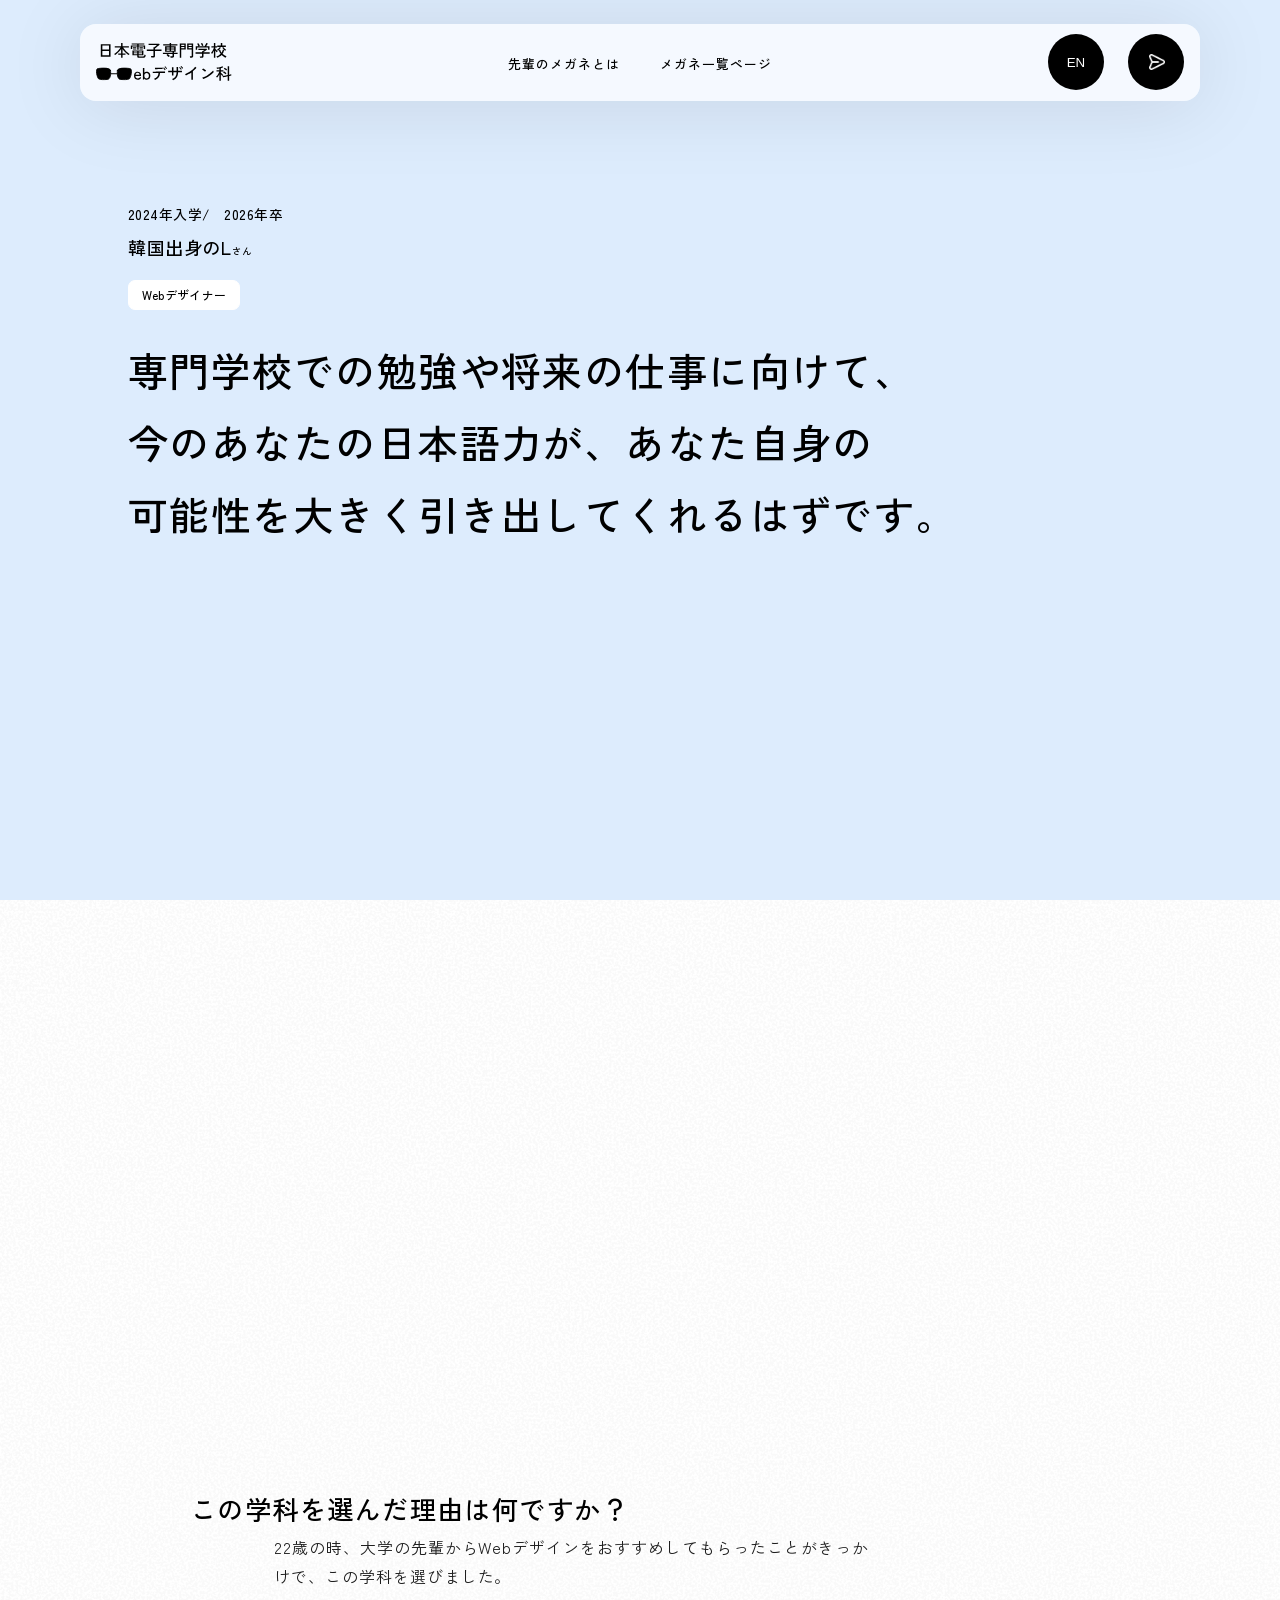
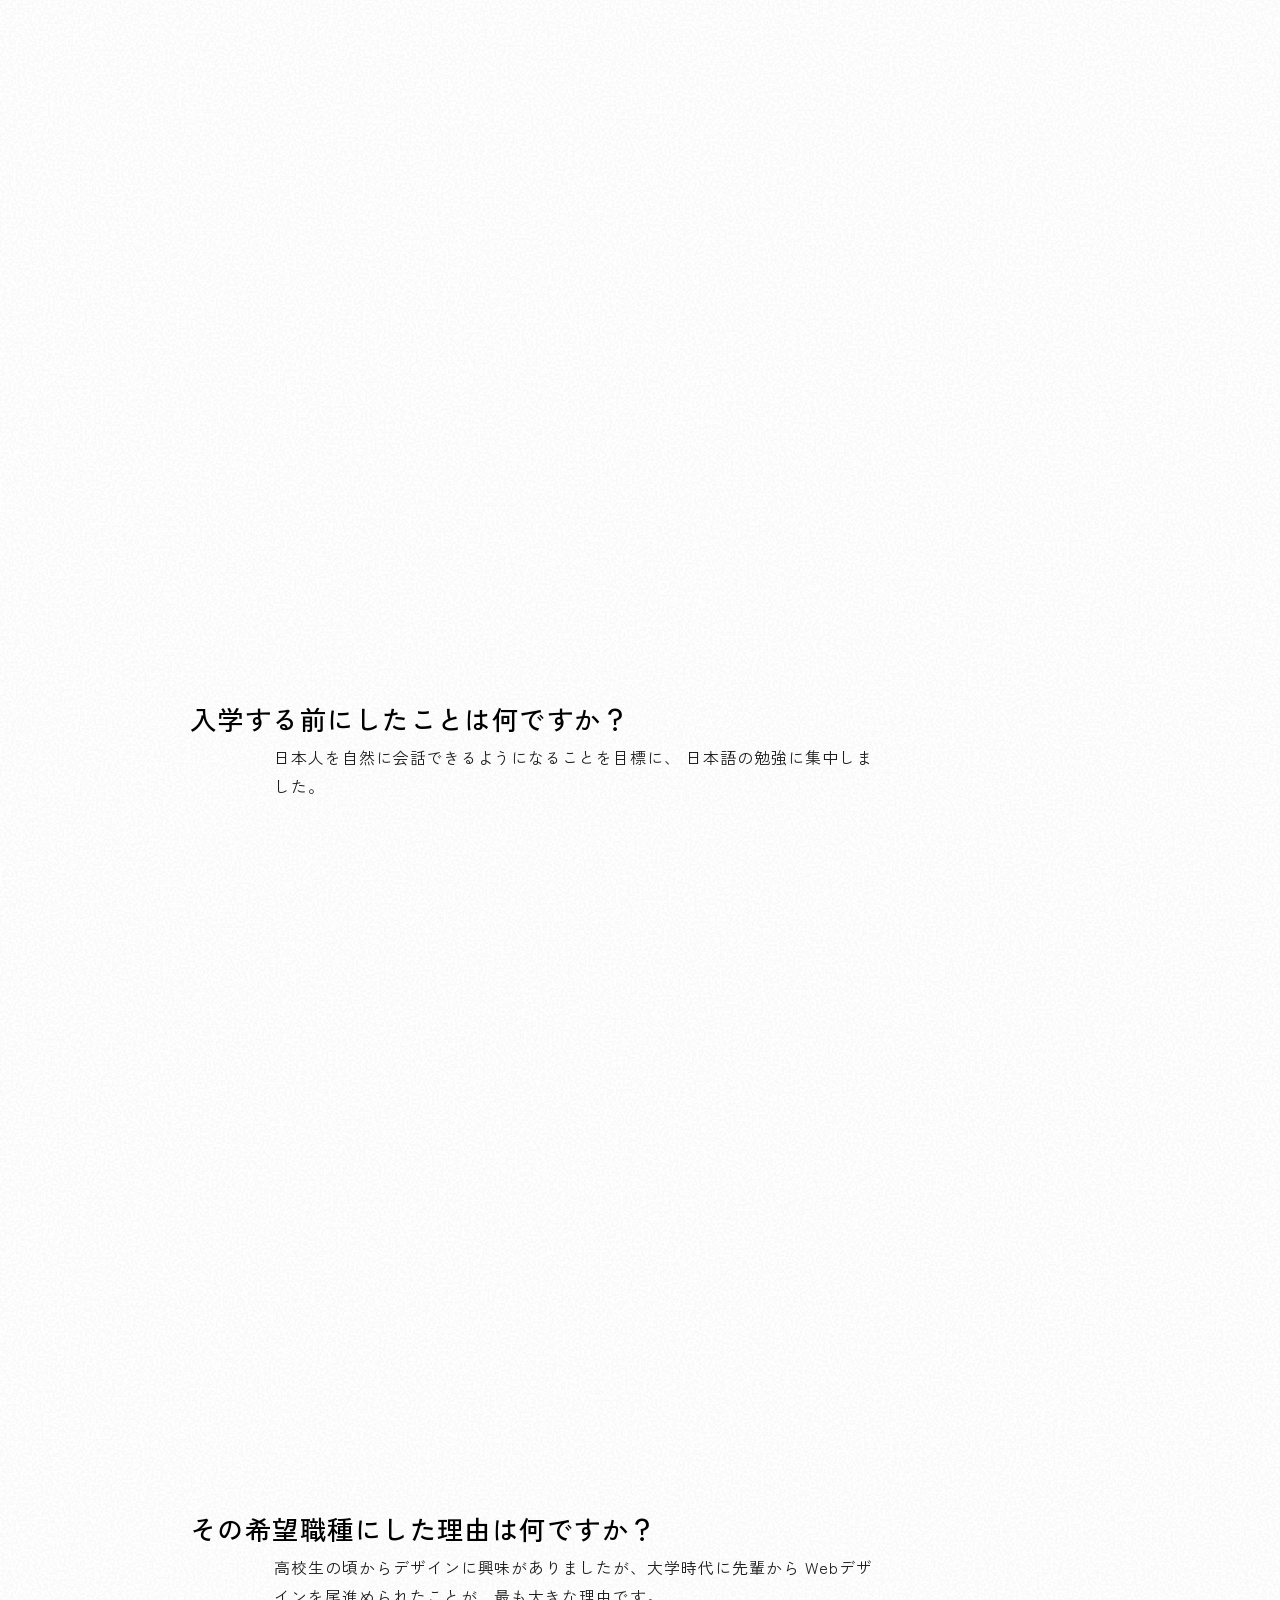
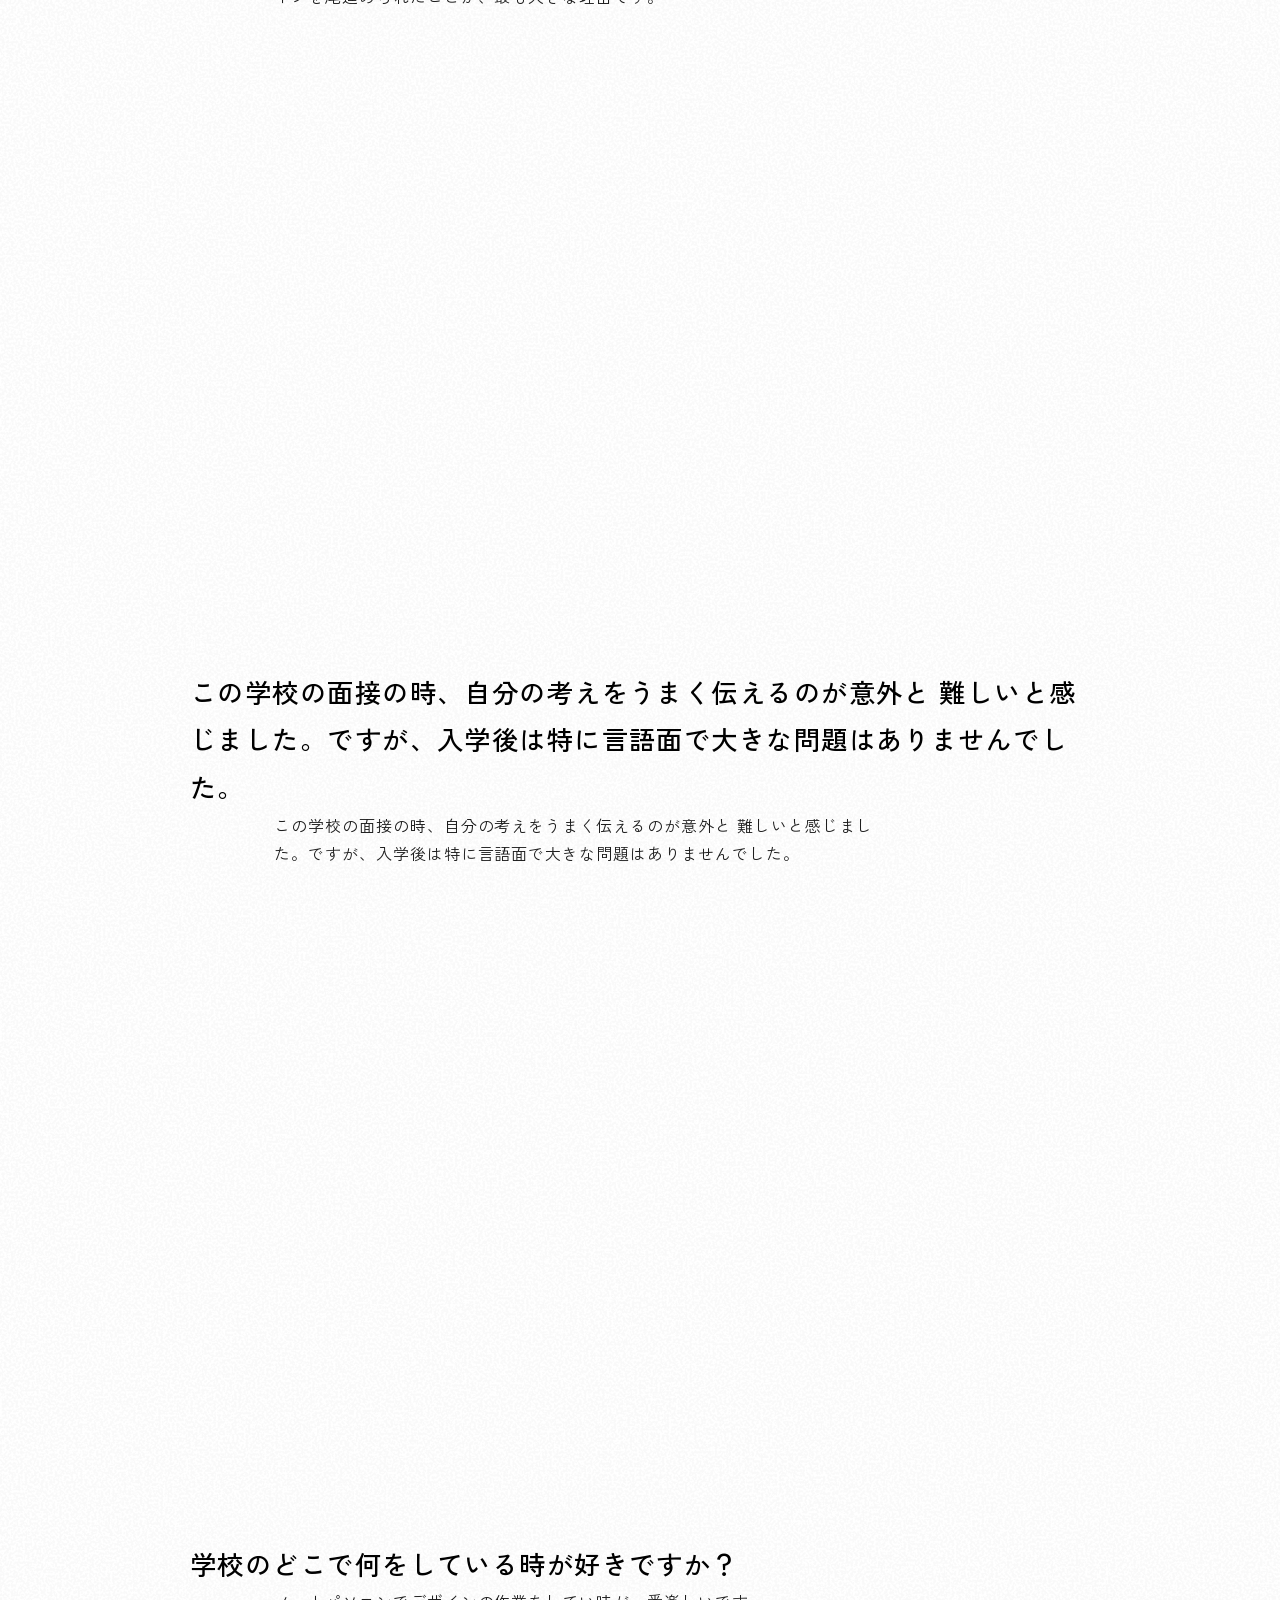
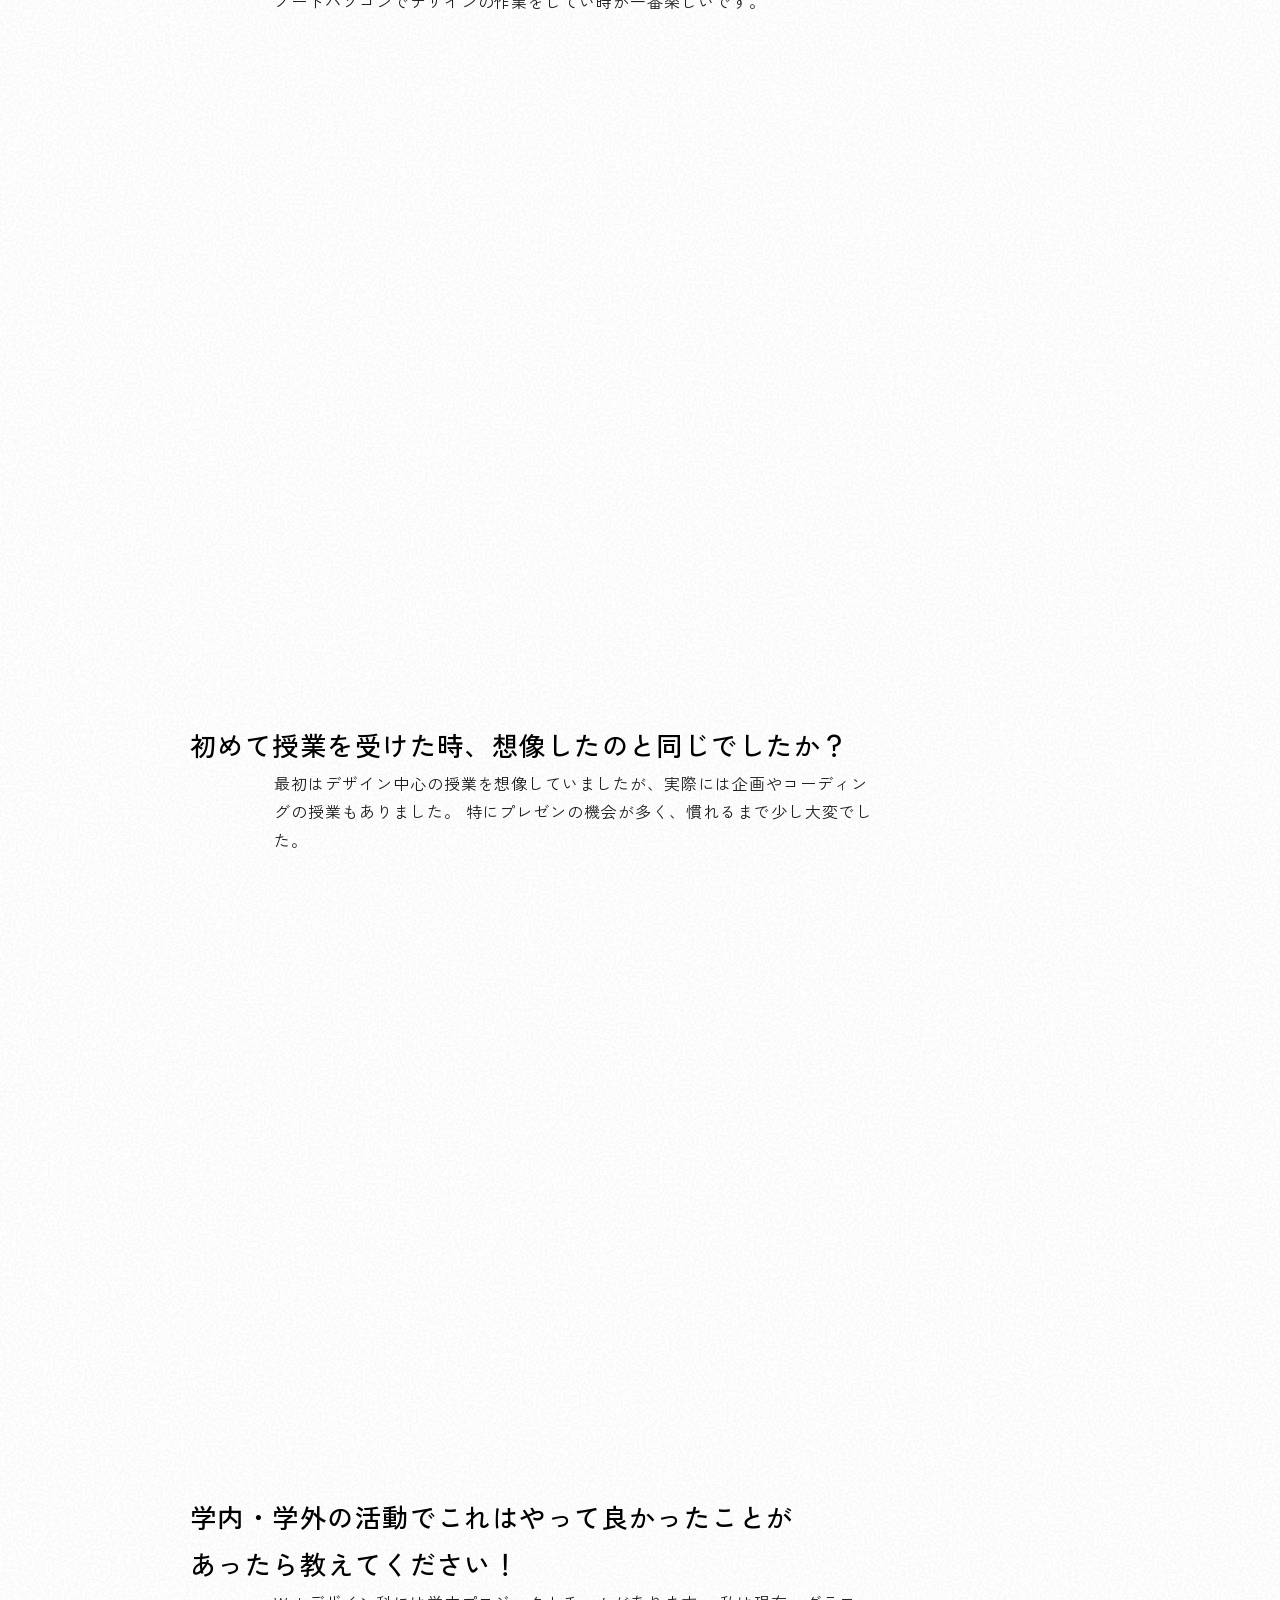
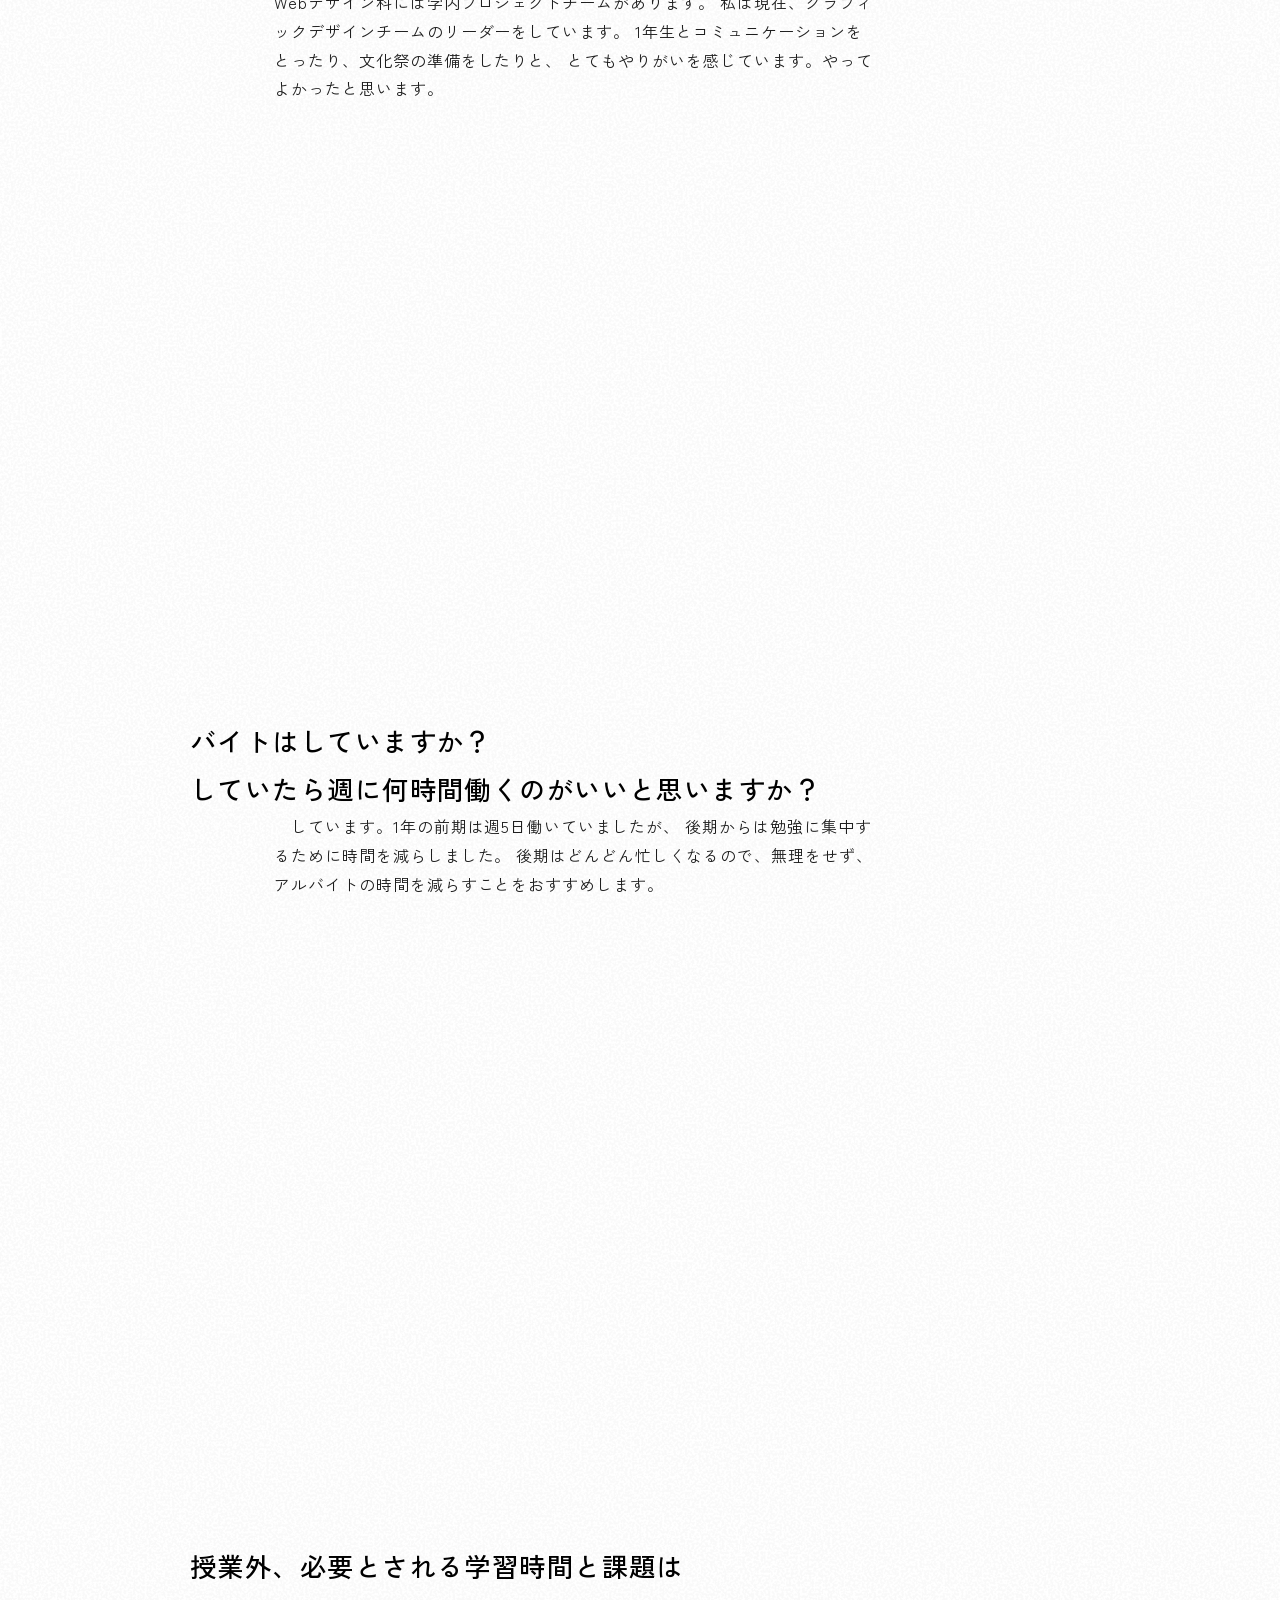
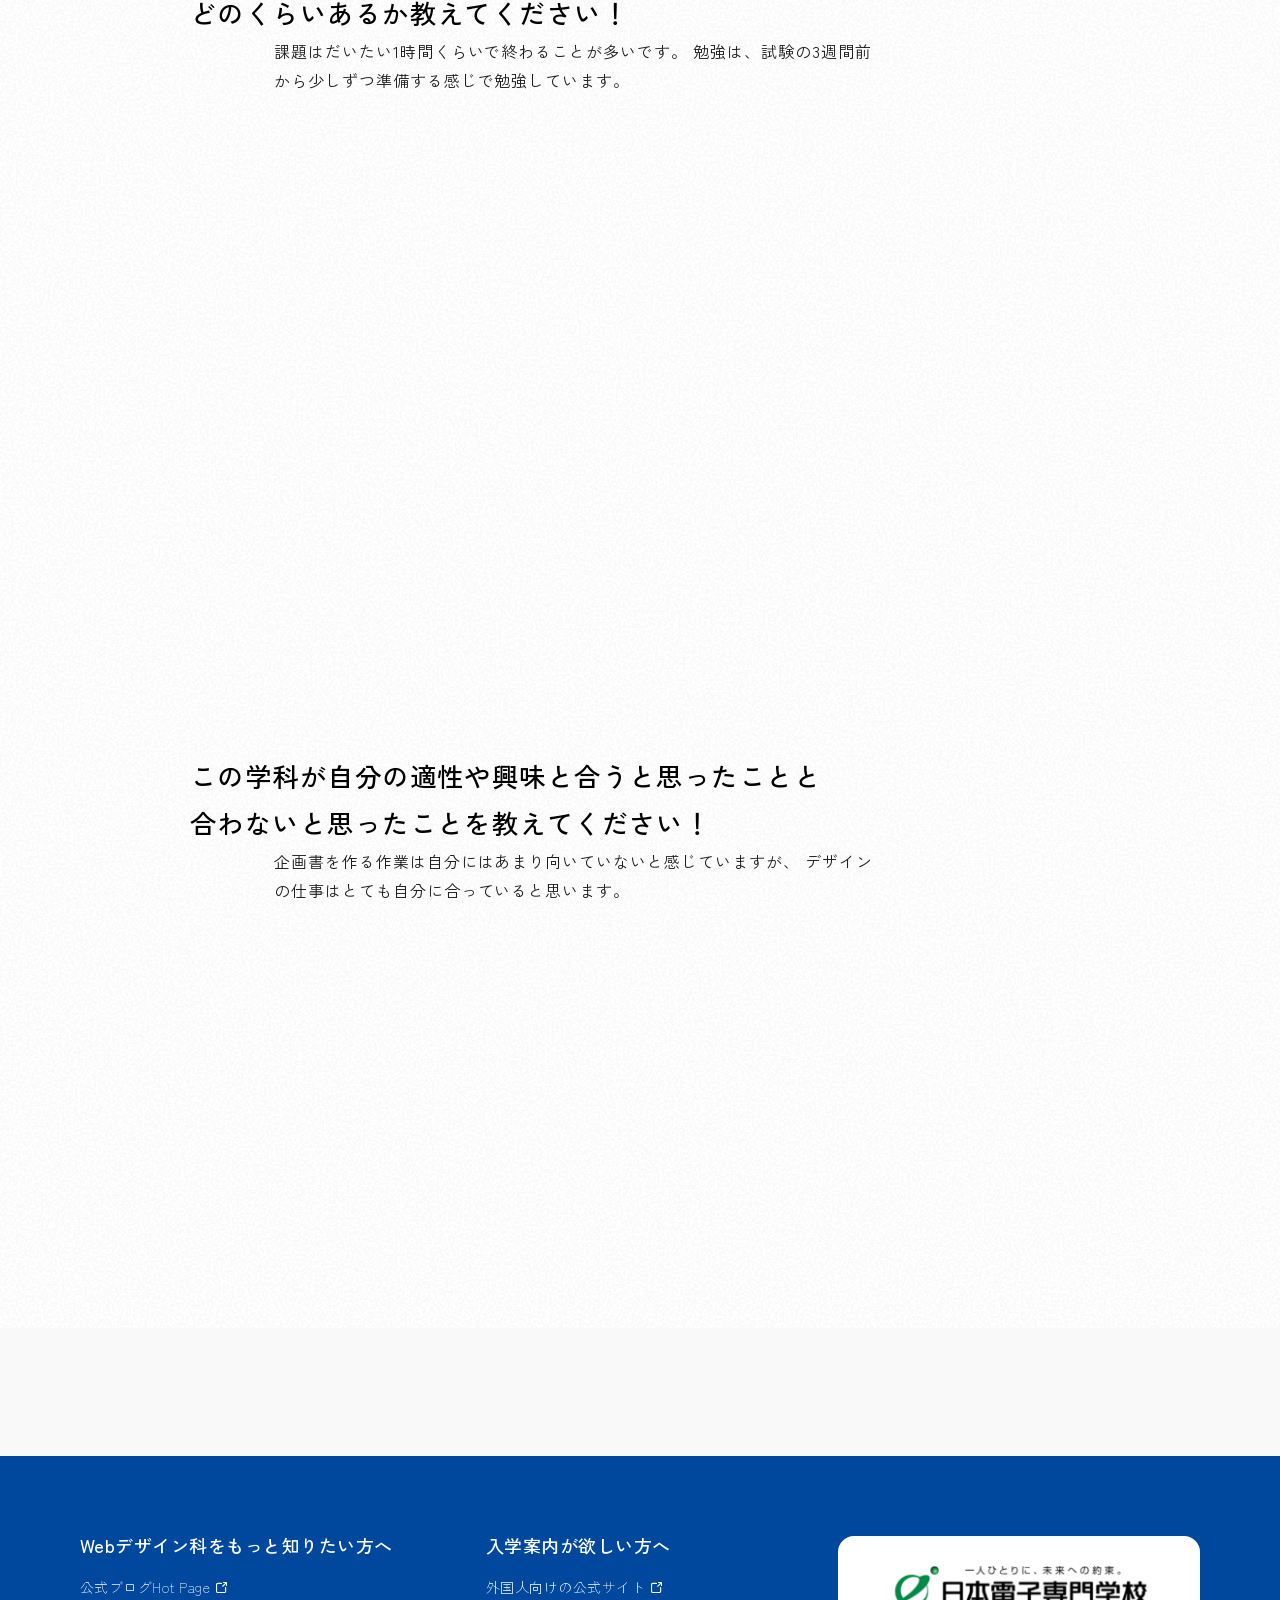
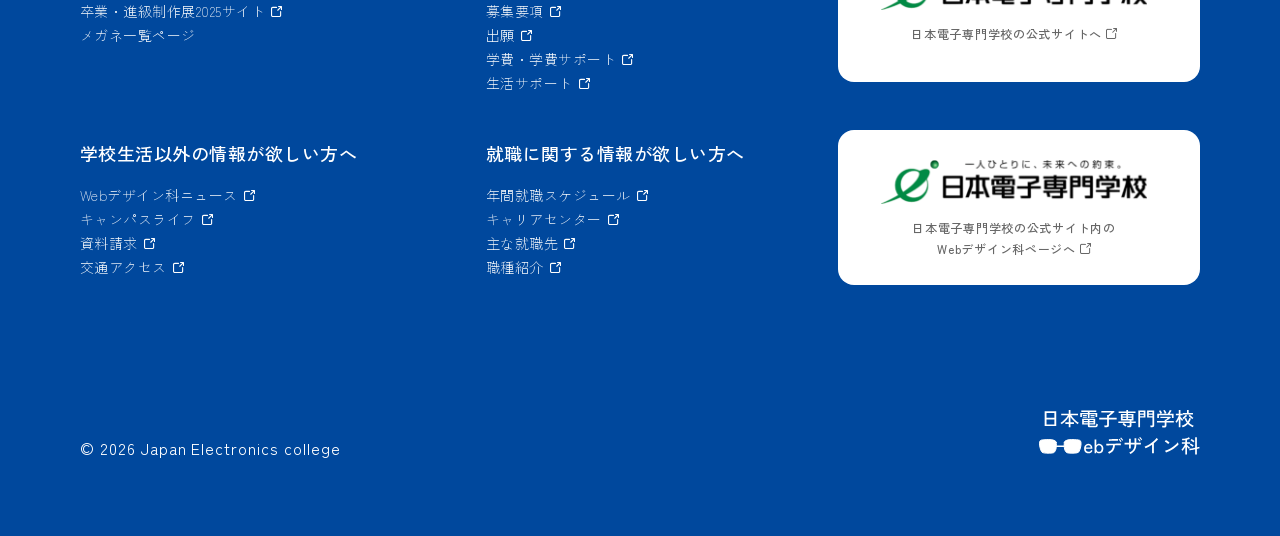
<file: glassesPage__lee/index.html>
<!DOCTYPE html>
<html lang="ja">

<head>
    <meta charset="UTF-8">
    <meta name="viewport" content="width=device-width, initial-scale=1.0">
    <title>Lさんのインタビュー | メガネ一覧ページ | 日本電子専門学校Webデザイン科</title>
    <link rel="stylesheet" href="../css/reset.css">
    <link rel="stylesheet" href="../css/style.css">
    <link rel="preconnect" href="https://fonts.googleapis.com">
    <link rel="preconnect" href="https://fonts.gstatic.com" crossorigin>
    <link href="https://fonts.googleapis.com/css2?family=Zen+Kaku+Gothic+New:wght@400;500;700;900&display=swap"
        rel="stylesheet">
    <link rel="apple-touch-icon" type="image/png" href="../imgs/apple-touch-icon-180x180.png">
    <link rel="icon" type="image/png" href="../imgs/icon-192x192.png">
    <script src="../js/script.js" defer></script>
</head>

<body>
    <!-- ********** header ********** -->
    <header class="gn-header">
        <div class="gn-header__inner">
            <div class="gn-header__logo">
                <a href="../index.html">
                    <img src="../imgs/icon.svg" alt="日本電子専門学校Webデザイン科のロゴ">
                </a>
            </div>

            <nav class="gn-navigation">
                <ul class="navigation__list">
                    <li class="navigation__item"><a href="../index.html">先輩のメガネとは</a></li>
                    <li class="navigation__item"><a href="../glassesListPage/index.html">メガネ一覧ページ</a></li>
                </ul>
            </nav>

            <div class="gn-header__action">
                <button class="lang">EN</button>
                <a class="contact" href="https://www.jec.ac.jp/inquiry/">
                    <img src="../imgs/contact.png" alt="お問い合わせボタン">
                </a>
            </div>
        </div>
    </header>
    <!-- ********** end header ********** -->

    <!-- ********** main ********** -->
    <main id="main">
        <section class="personal-profile">
            <div class="personal-profile__inner">
                <p class="grade">2024年入学/　2026年卒</p>
                <p class="country-and-name">韓国出身のL<span>さん</span></p>
                <p class="job">Webデザイナー</p>
                <p class="quote">専門学校での勉強や将来の仕事に向けて、<br>
                    今のあなたの日本語力が、あなた自身の<br>
                    可能性を大きく引き出してくれるはずです。</p>
            </div>
        </section>

        <section class="interview-content">
            <div class="interview-content__inner">
                <div>
                    <p id="question1" class="question">
                        この学科を選んだ理由は何ですか？
                    </p>
                    <p class="answer">
                        22歳の時、大学の先輩からWebデザインをおすすめしてもらったことがきっかけで、この学科を選びました。
                    </p>
                </div>
                <div>
                    <p id="question2" class="question">
                        入学する前にしたことは何ですか？
                    </p>
                    <p class="answer">
                        日本人を自然に会話できるようになることを目標に、
                        日本語の勉強に集中しました。
                    </p>
                </div>
                <div>
                    <p id="question3" class="question">
                        その希望職種にした理由は何ですか？
                    </p>
                    <p class="answer">
                        高校生の頃からデザインに興味がありましたが、大学時代に先輩から
                        Webデザインを尾進められたことが、最も大きな理由です。
                    </p>
                </div>
                <div>
                    <p id="question4" class="question">
                        この学校の面接の時、自分の考えをうまく伝えるのが意外と
                        難しいと感じました。ですが、入学後は特に言語面で大きな問題はありませんでした。
                    </p>
                    <p class="answer">
                        この学校の面接の時、自分の考えをうまく伝えるのが意外と
                        難しいと感じました。ですが、入学後は特に言語面で大きな問題はありませんでした。
                    </p>
                </div>
                <div>
                    <p id="question5" class="question">
                        学校のどこで何をしている時が好きですか？
                    </p>
                    <p class="answer">
                        ノートパソコンでデザインの作業をしてい時が一番楽しいです。
                    </p>
                </div>
                <div>
                    <p id="question6" class="question">
                        初めて授業を受けた時、想像したのと同じでしたか？
                    </p>
                    <p class="answer">
                        最初はデザイン中心の授業を想像していましたが、実際には企画やコーディングの授業もありました。
                        特にプレゼンの機会が多く、慣れるまで少し大変でした。
                    </p>
                </div>
                <div>
                    <p id="question7" class="question">
                        学内・学外の活動でこれはやって良かったことが<br>あったら教えてください！
                    </p>
                    <p class="answer">
                        Webデザイン科には学内プロジェクトチームがあります。
                        私は現在、グラフィックデザインチームのリーダーをしています。
                        1年生とコミュニケーションをとったり、文化祭の準備をしたりと、
                        とてもやりがいを感じています。やってよかったと思います。
                    </p>
                </div>
                <div>
                    <p id="question8" class="question">
                        バイトはしていますか？<br>していたら週に何時間働くのがいいと思いますか？
                    </p>
                    <p class="answer">
                        　しています。1年の前期は週5日働いていましたが、
                        後期からは勉強に集中するために時間を減らしました。
                        後期はどんどん忙しくなるので、無理をせず、
                        アルバイトの時間を減らすことをおすすめします。
                    </p>
                </div>
                <div>
                    <p id="question9" class="question">
                        授業外、必要とされる学習時間と課題は<br>どのくらいあるか教えてください！
                    </p>
                    <p class="answer">
                        課題はだいたい1時間くらいで終わることが多いです。
                        勉強は、試験の3週間前から少しずつ準備する感じで勉強しています。
                    </p>
                </div>
                <div>
                    <p id="question10" class="question">
                        この学科が自分の適性や興味と合うと思ったことと<br>合わないと思ったことを教えてください！
                    </p>
                    <p class="answer">
                        企画書を作る作業は自分にはあまり向いていないと感じていますが、
                        デザインの仕事はとても自分に合っていると思います。
                    </p>
                </div>
            </div>
        </section>



    </main>
    <!-- ********** end main ********** -->
    <footer class="footer">
        <div class="footer__inner">

            <!-- リンク領域 -->
            <nav class="footer__nav" aria-label="フッターナビゲーション">
                <div class="footer__navGroups">

                    <!-- リンクグループ__左上 -->
                    <div class="footer__group">
                        <h4 class="footer__groupTitle">Webデザイン科をもっと知りたい方へ</h4>
                        <ul class="footer__links">
                            <li class="footer__item"><a href="https://aw-hotpage.jec.ac.jp/"
                                    class="is-external">公式ブログHot Page</a></li>
                            <li class="footer__item"><a href="https://event.jec.ac.jp/connect/"
                                    class="is-external">卒業・進級制作展2025サイト</a></li>
                            <li class="footer__item"><a href="../glassesListPage/index.html">メガネ一覧ページ</a></li>
                        </ul>
                    </div>

                    <!-- リンクグループ__右上 -->
                    <div class="footer-group">
                        <h4 class="footer-group__title">入学案内が欲しい方へ</h4>
                        <ul class="footer__links">
                            <li class="footer__item"><a href="https://www.jec.ac.jp/foreign/"
                                    class="is-external">外国人向けの公式サイト</a></li>
                            <li class="footer__item"><a
                                    href="https://www.jec.ac.jp/entrance/foreign_guideline/?active-tab=tab-1"
                                    class="is-external">募集要項</a></li>
                            <li class="footer__item"><a
                                    href="https://www.jec.ac.jp/entrance/foreign_guideline/?active-tab=tab-2"
                                    class="is-external">出願</a></li>
                            <li class="footer__item"><a
                                    href="https://www.jec.ac.jp/entrance/foreign_guideline/?active-tab=tab-3"
                                    class="is-external">学費・学費サポート</a></li>
                            <li class="footer__item"><a href="https://www.jec.ac.jp/entrance/dormitory/"
                                    class="is-external">生活サポート</a></li>
                        </ul>
                    </div>

                    <!-- リンクグループ__左下 -->
                    <div class="footer-group">
                        <h4 class="footer-group__title">学校生活以外の情報が欲しい方へ</h4>
                        <ul class="footer__links">
                            <li class="footer__item"><a href="https://www.jec.ac.jp/collegenews_cat2/aw/"
                                    class="is-external">Webデザイン科ニュース</a></li>
                            <li class="footer__item"><a href="https://www.jec.ac.jp/life/"
                                    class="is-external">キャンパスライフ</a></li>
                            <li class="footer__item"><a href="https://www.jec.ac.jp/request/"
                                    class="is-external">資料請求</a></li>
                            <li class="footer__item"><a href="https://www.jec.ac.jp/access/"
                                    class="is-external">交通アクセス</a></li>
                        </ul>
                    </div>

                    <!-- リンクグループ__右下 -->
                    <div class="footer-group">
                        <h4 class="footer-group__title">就職に関する情報が欲しい方へ</h4>
                        <ul class="footer__links">
                            <li class="footer__item"><a href="https://www.jec.ac.jp/employment/schedule/"
                                    class="is-external">年間就職スケジュール</a></li>
                            <li class="footer__item"><a href="https://www.jec.ac.jp/employment/support/"
                                    class="is-external">キャリアセンター</a></li>
                            <li class="footer__item"><a href="https://www.jec.ac.jp/employment/job/"
                                    class="is-external">主な就職先</a></li>
                            <li class="footer__item"><a href="https://www.jec.ac.jp/employment/referral/"
                                    class="is-external">職種紹介</a></li>
                        </ul>
                    </div>

                </div>
            </nav>

            <!-- 우측 배너 영역 -->
            <aside class="footer__banners">
                <a href="https://www.jec.ac.jp/" class="footer__banner">
                    <span class="footer__bannerMedia">
                        <img src="../imgs/banner-school.svg" alt="日本電子専門学校のロゴ" width: 266 height: 44>
                    </span>

                    <span class="footer__bannerBody">
                        <span class="footer__bannerText">
                            日本電子専門学校の公式サイトへ
                        </span>
                        <img class="footer__bannerIcon" aria-hidden="true" src="../imgs/link-out-gray.png" width: 10
                            height: 10 alt="日本電子専門学校の公式サイトへの外部リンク" />
                    </span>
                </a>

                <a href="https://www.jec.ac.jp/course/mobile/aw/" class="footer__banner">
                    <span class="footer__bannerMedia">
                        <img src="../imgs/banner-school.svg" alt="日本電子専門学校のロゴ">
                    </span>

                    <span class="footer__bannerBody">
                        <span class="footer__bannerText">
                            日本電子専門学校の公式サイト内の<br>
                            Webデザイン科ページへ
                        </span>
                        <img class="footer__bannerIcon" aria-hidden="true" src="../imgs/link-out-gray.png" width: 10
                            height: 10 alt="日本電子専門学校の公式サイト内のWebデザイン科ページへの外部リンク" />
                    </span>
                </a>
            </aside>

        </div>

        <!-- コピーライト -->
        <div class="footer__bottom">
            <p class="footer__copyright">&copy; 2026 Japan Electronics college</p>
            <div>
                <img src="../imgs/icon-white.svg" alt="日本電子専門学校Webデザイン科のロゴ">
            </div>
        </div>
    </footer>
    <!--********** end footer **********-->
</body>

</html>
</file>
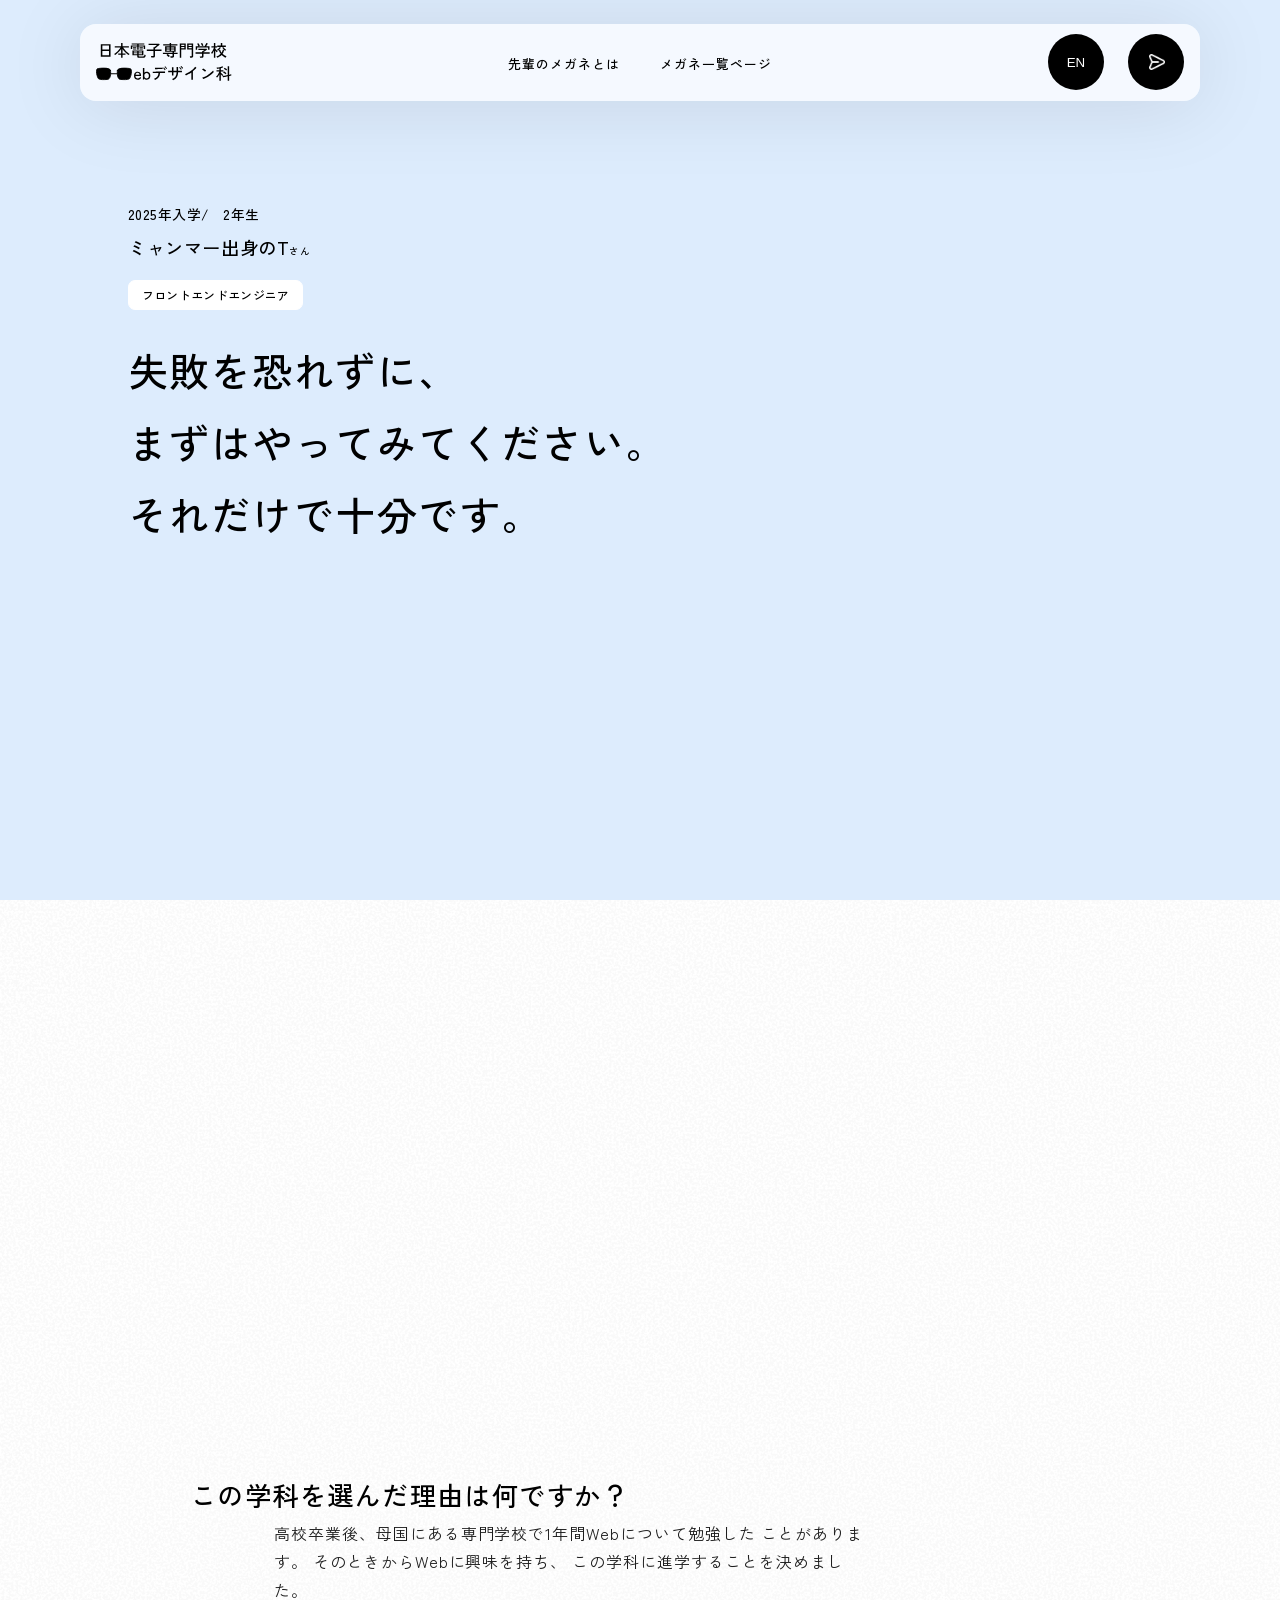
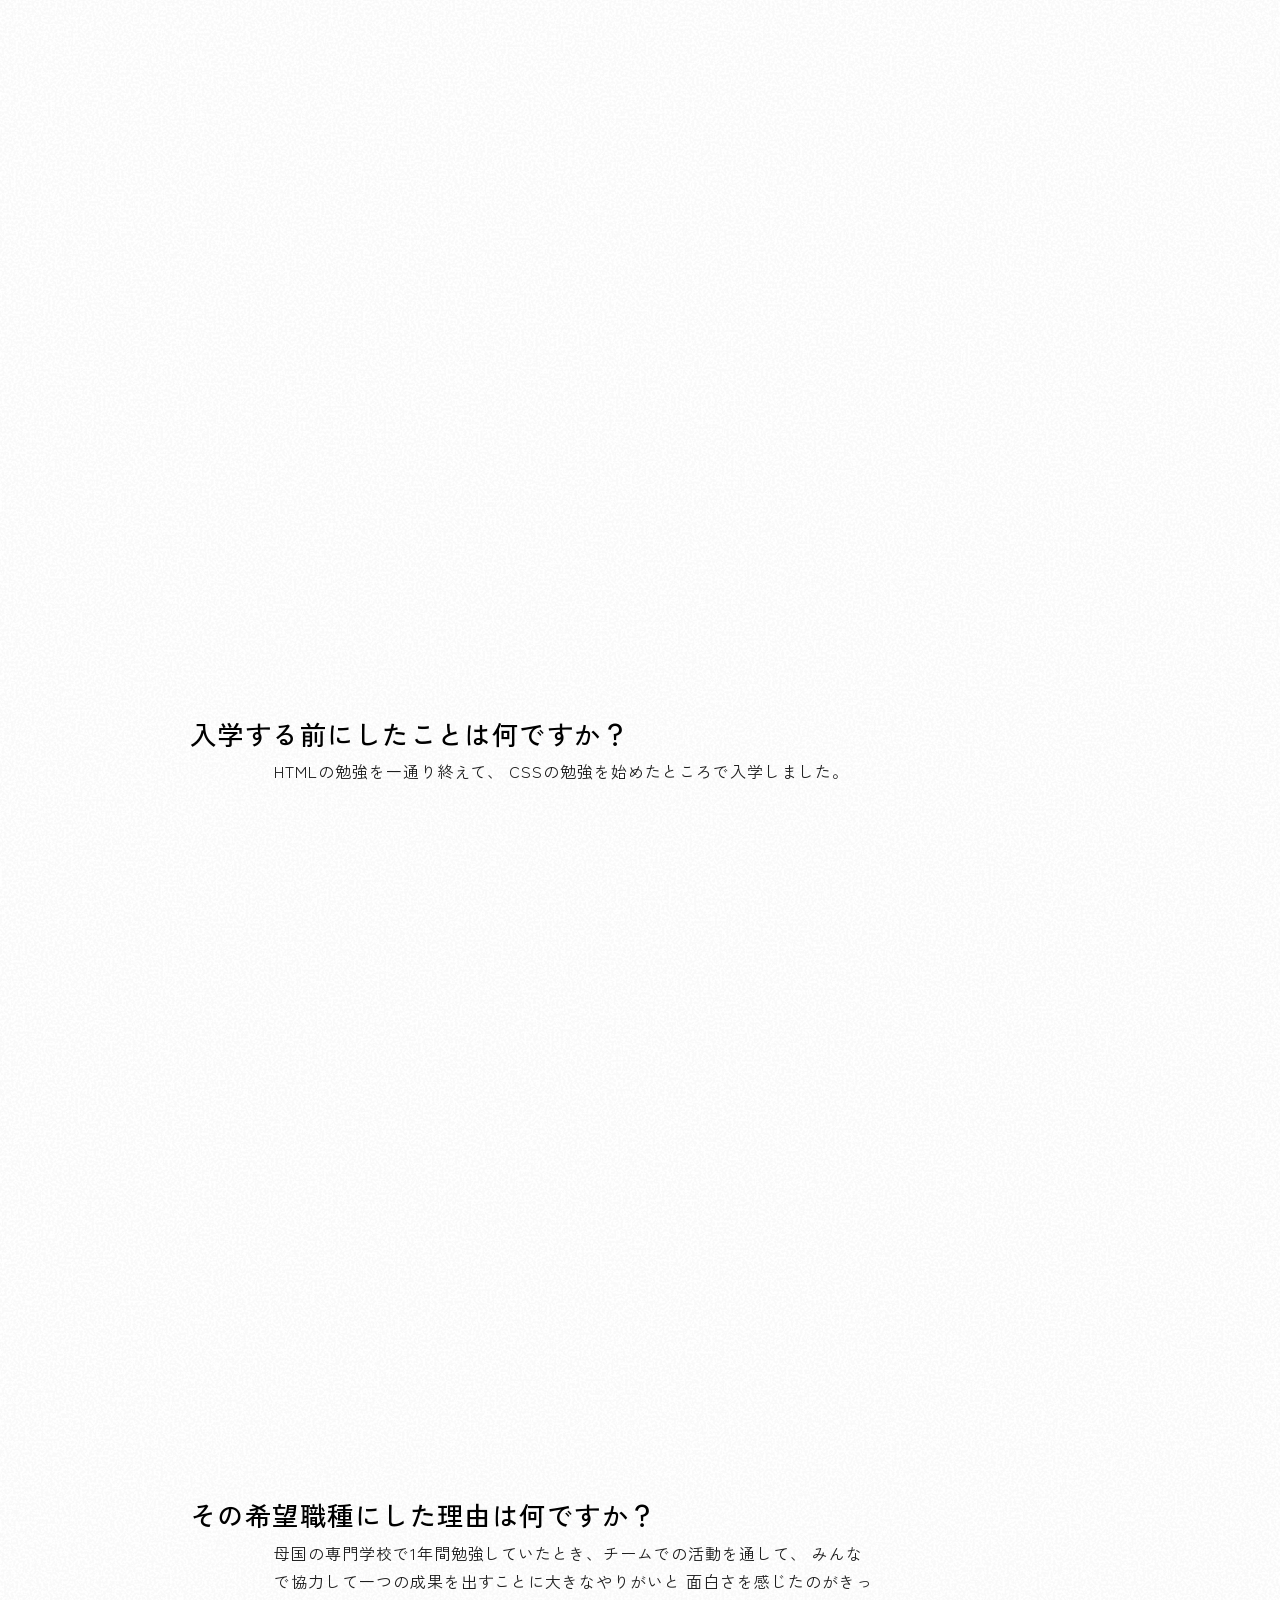
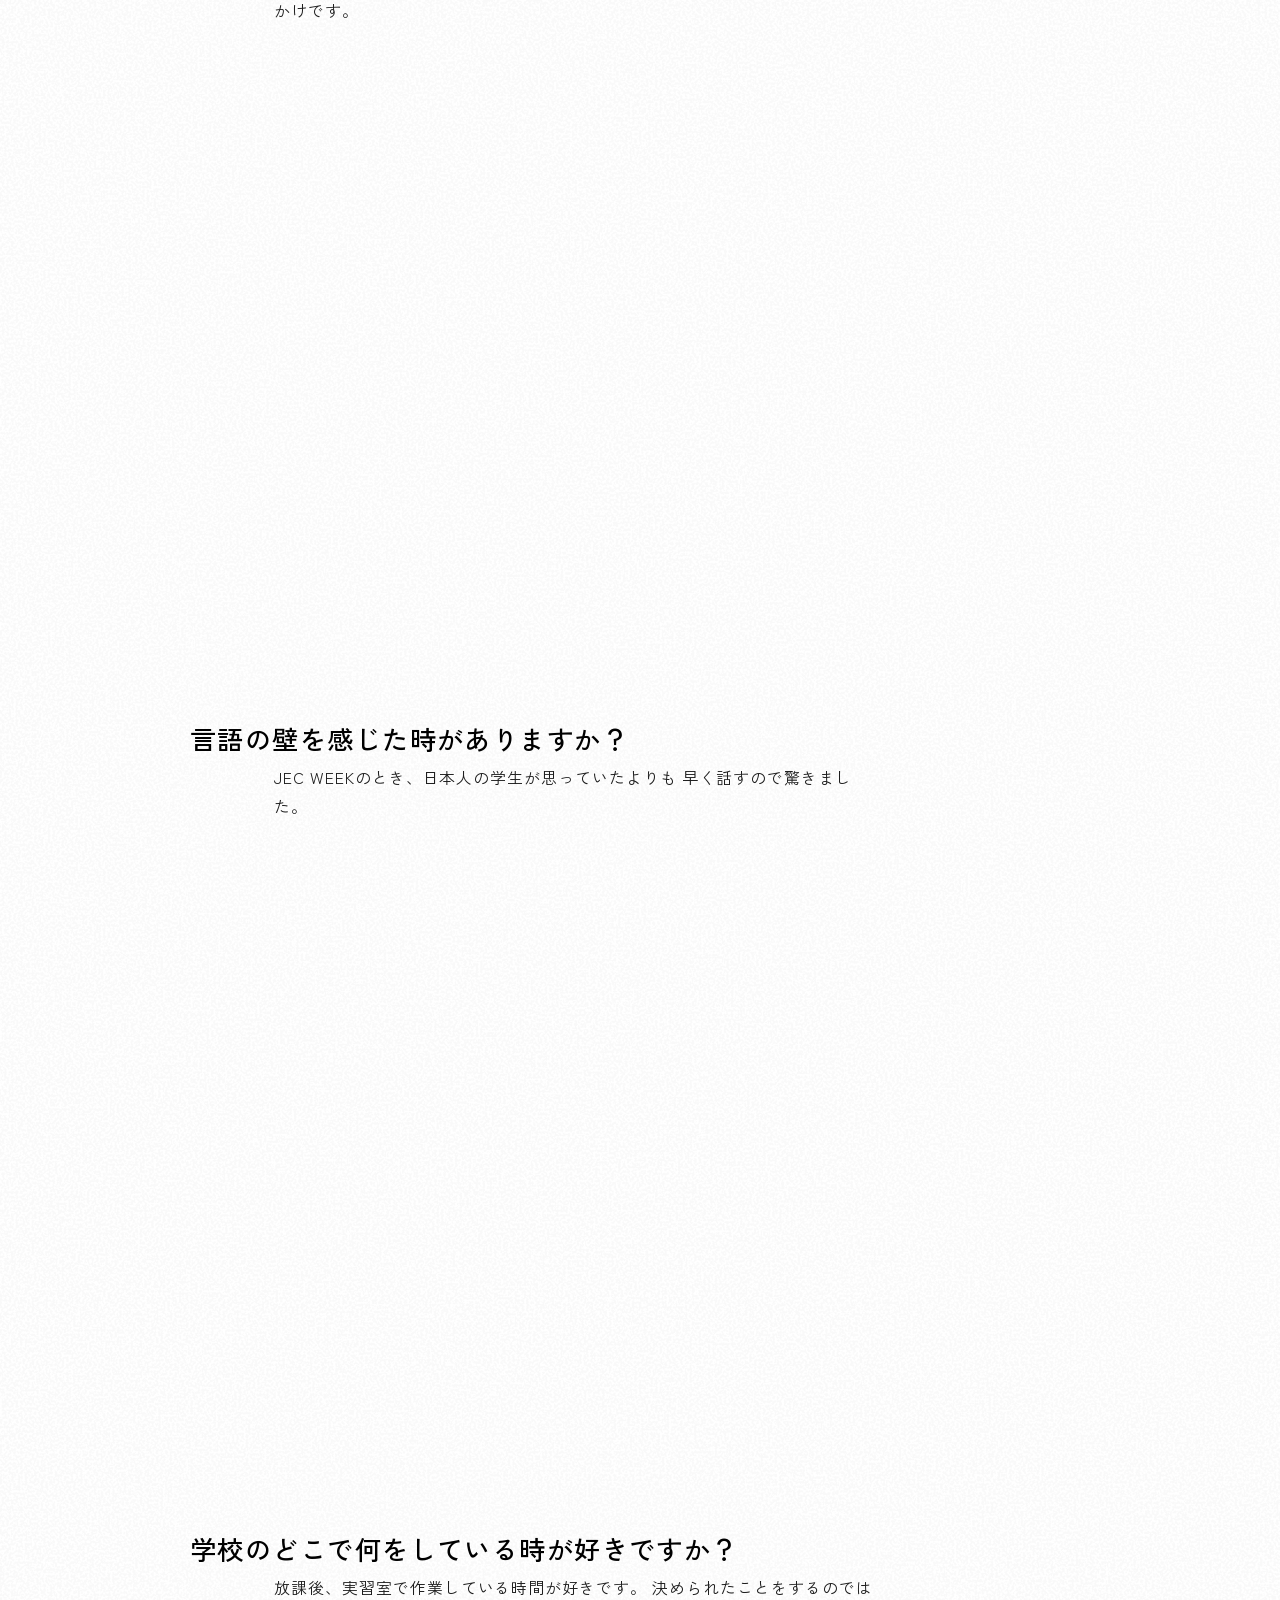
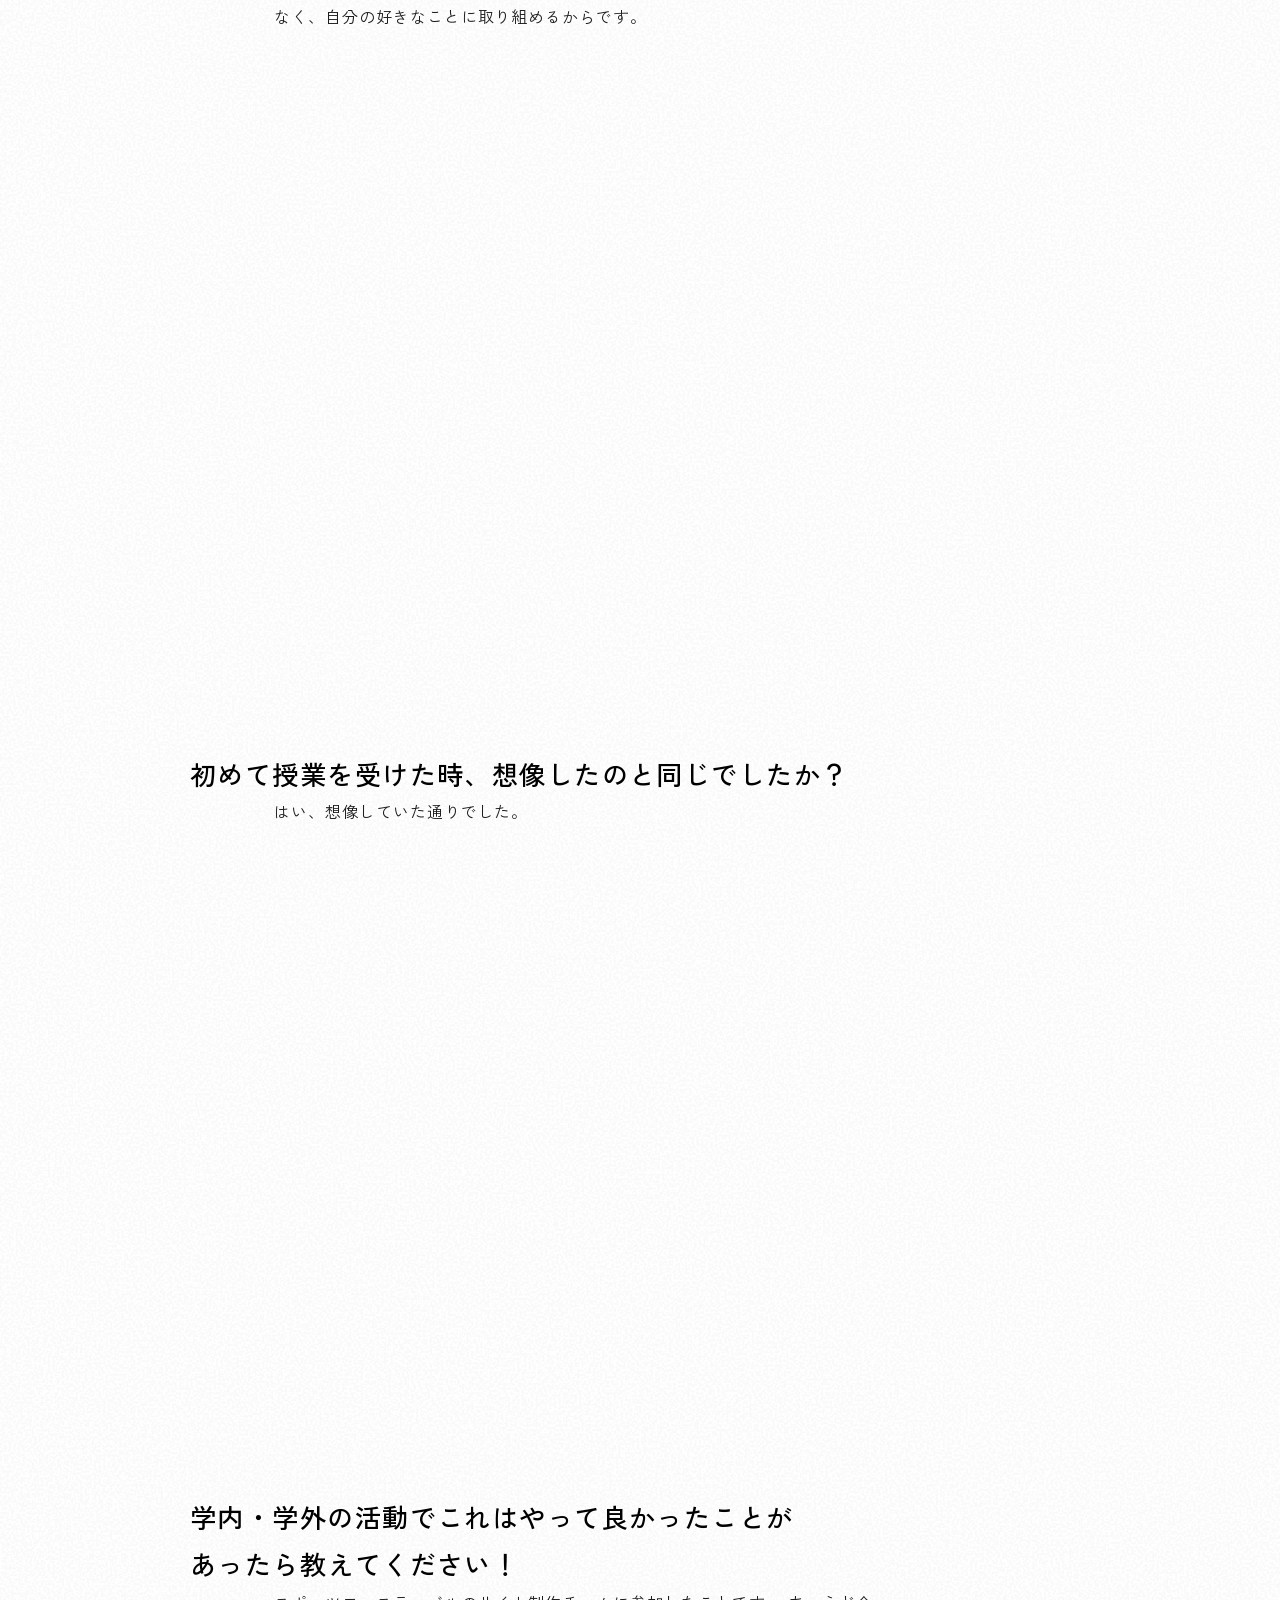
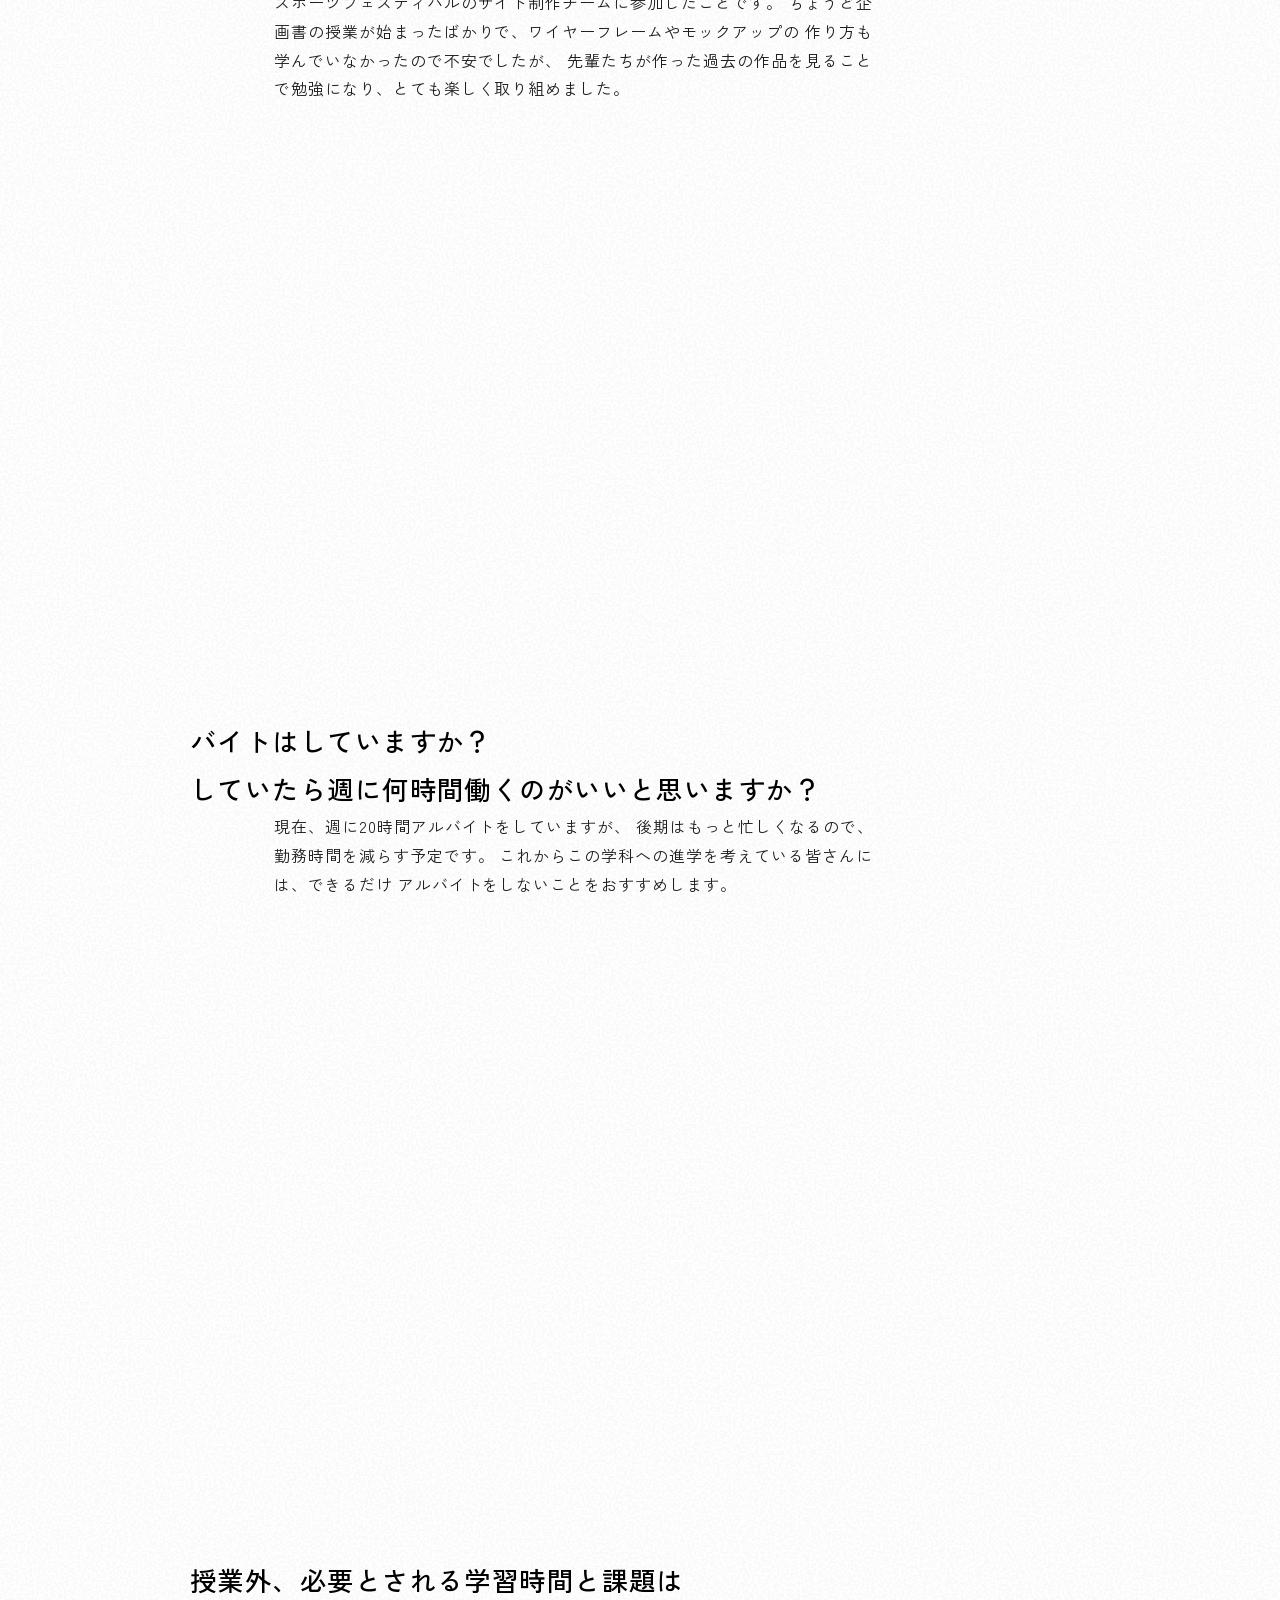
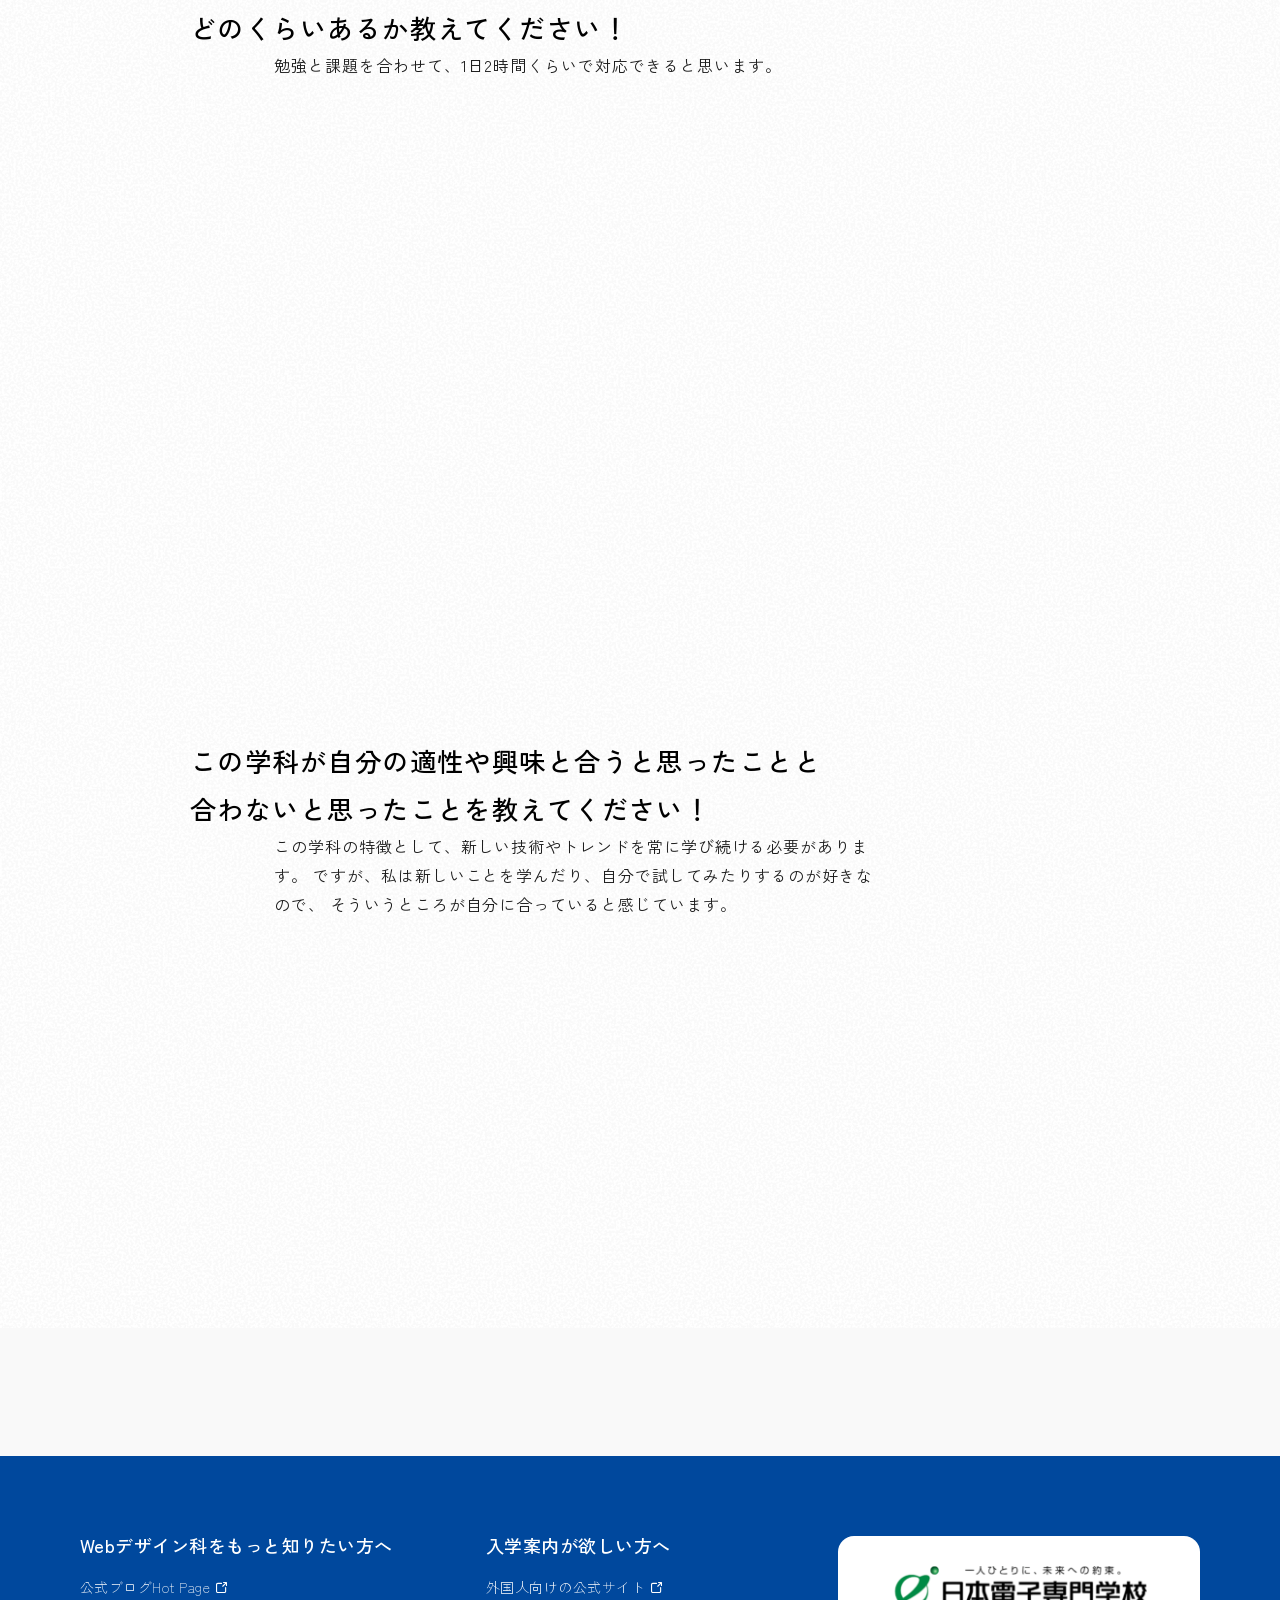
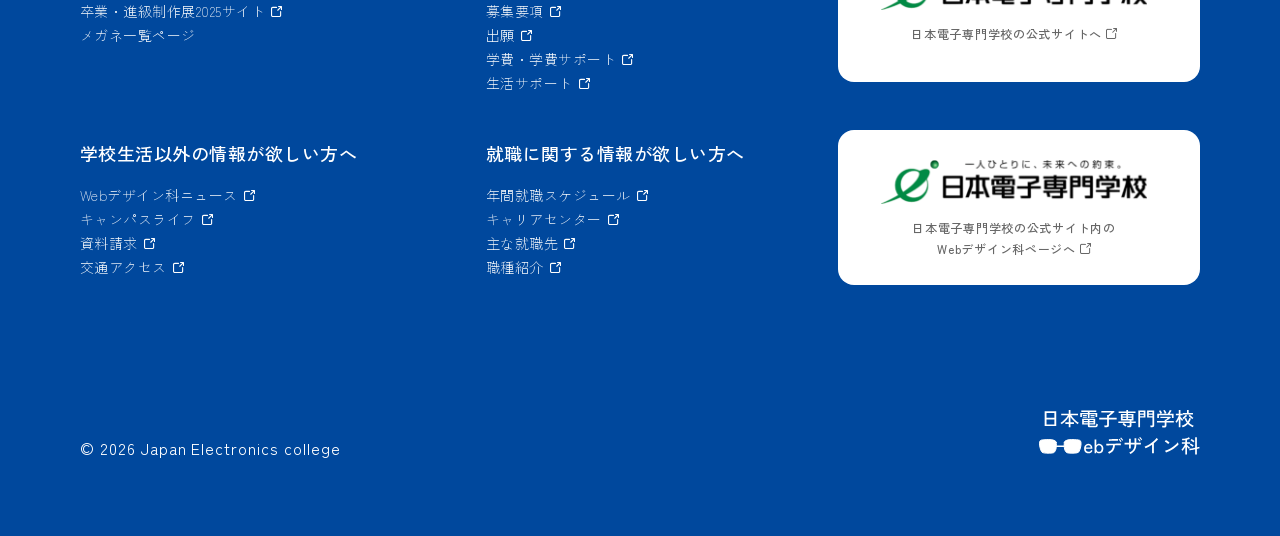
<file: glassesPage__tet/index.html>
<!DOCTYPE html>
<html lang="ja">

<head>
    <meta charset="UTF-8">
    <meta name="viewport" content="width=device-width, initial-scale=1.0">
    <title>Tさんのインタビュー | メガネ一覧ページ | 日本電子専門学校Webデザイン科</title>
    <link rel="stylesheet" href="../css/reset.css">
    <link rel="stylesheet" href="../css/style.css">
    <link rel="preconnect" href="https://fonts.googleapis.com">
    <link rel="preconnect" href="https://fonts.gstatic.com" crossorigin>
    <link href="https://fonts.googleapis.com/css2?family=Zen+Kaku+Gothic+New:wght@400;500;700;900&display=swap"
        rel="stylesheet">
    <link rel="apple-touch-icon" type="image/png" href="../imgs/apple-touch-icon-180x180.png">
    <link rel="icon" type="image/png" href="../imgs/icon-192x192.png">
    <script src="../js/script.js" defer></script>
</head>

<body>
    <!-- ********** header ********** -->
    <header class="gn-header">
        <div class="gn-header__inner">
            <div class="gn-header__logo">
                <a href="../index.html">
                    <img src="../imgs/icon.svg" alt="日本電子専門学校Webデザイン科のロゴ">
                </a>
            </div>

            <nav class="gn-navigation">
                <ul class="navigation__list">
                    <li class="navigation__item"><a href="../index.html">先輩のメガネとは</a></li>
                    <li class="navigation__item"><a href="../glassesListPage/index.html">メガネ一覧ページ</a></li>
                </ul>
            </nav>

            <div class="gn-header__action">
                <button class="lang">EN</button>
                <a class="contact" href="https://www.jec.ac.jp/inquiry/">
                    <img src="../imgs/contact.png" alt="お問い合わせボタン">
                </a>
            </div>
        </div>
    </header>
    <!-- ********** end header ********** -->

    <!-- ********** main ********** -->
    <main id="main">
        <section class="personal-profile">
            <div class="personal-profile__inner">
                <p class="grade">2025年入学/　2年生</p>
                <p class="country-and-name">ミャンマー出身のT<span>さん</span></p>
                <p class="job">フロントエンドエンジニア</p>
                <p class="quote">失敗を恐れずに、<br>
                    まずはやってみてください。<br>
                    それだけで十分です。　</p>
            </div>
        </section>

        <section class="interview-content">
            <div class="interview-content__inner">
                <div>
                    <p id="question1" class="question">
                        この学科を選んだ理由は何ですか？
                    </p>
                    <p class="answer">
                        高校卒業後、母国にある専門学校で1年間Webについて勉強した
                        ことがあります。
                        そのときからWebに興味を持ち、
                        この学科に進学することを決めました。
                    </p>
                </div>
                <div>
                    <p id="question2" class="question">
                        入学する前にしたことは何ですか？
                    </p>
                    <p class="answer">
                        HTMLの勉強を一通り終えて、
                        CSSの勉強を始めたところで入学しました。
                    </p>
                </div>
                <div>
                    <p id="question3" class="question">
                        その希望職種にした理由は何ですか？
                    </p>
                    <p class="answer">
                        母国の専門学校で1年間勉強していたとき、チームでの活動を通して、
                        みんなで協力して一つの成果を出すことに大きなやりがいと
                        面白さを感じたのがきっかけです。
                    </p>
                </div>
                <div>
                    <p id="question4" class="question">
                        言語の壁を感じた時がありますか？
                    </p>
                    <p class="answer">
                        JEC WEEKのとき、日本人の学生が思っていたよりも
                        早く話すので驚きました。
                    </p>
                </div>
                <div>
                    <p id="question5" class="question">
                        学校のどこで何をしている時が好きですか？
                    </p>
                    <p class="answer">
                        放課後、実習室で作業している時間が好きです。
                        決められたことをするのではなく、自分の好きなことに取り組めるからです。
                    </p>
                </div>
                <div>
                    <p id="question6" class="question">
                        初めて授業を受けた時、想像したのと同じでしたか？
                    </p>
                    <p class="answer">
                        はい、想像していた通りでした。
                    </p>
                </div>
                <div>
                    <p id="question7" class="question">
                        学内・学外の活動でこれはやって良かったことが<br>あったら教えてください！
                    </p>
                    <p class="answer">
                        スポーツフェスティバルのサイト制作チームに参加したことです。
                        ちょうど企画書の授業が始まったばかりで、ワイヤーフレームやモックアップの
                        作り方も学んでいなかったので不安でしたが、
                        先輩たちが作った過去の作品を見ることで勉強になり、とても楽しく取り組めました。
                    </p>
                </div>
                <div>
                    <p id="question8" class="question">
                        バイトはしていますか？<br>していたら週に何時間働くのがいいと思いますか？
                    </p>
                    <p class="answer">
                        現在、週に20時間アルバイトをしていますが、
                        後期はもっと忙しくなるので、勤務時間を減らす予定です。
                        これからこの学科への進学を考えている皆さんには、できるだけ
                        アルバイトをしないことをおすすめします。
                    </p>
                </div>
                <div>
                    <p id="question9" class="question">
                        授業外、必要とされる学習時間と課題は<br>どのくらいあるか教えてください！
                    </p>
                    <p class="answer">
                        勉強と課題を合わせて、1日2時間くらいで対応できると思います。
                    </p>
                </div>
                <div>
                    <p id="question10" class="question">
                        この学科が自分の適性や興味と合うと思ったことと<br>合わないと思ったことを教えてください！
                    </p>
                    <p class="answer">
                        この学科の特徴として、新しい技術やトレンドを常に学び続ける必要があります。
                        ですが、私は新しいことを学んだり、自分で試してみたりするのが好きなので、
                        そういうところが自分に合っていると感じています。

                    </p>
                </div>
            </div>
        </section>



    </main>
    <!-- ********** end main ********** -->
    <footer class="footer">
        <div class="footer__inner">

            <!-- リンク領域 -->
            <nav class="footer__nav" aria-label="フッターナビゲーション">
                <div class="footer__navGroups">

                    <!-- リンクグループ__左上 -->
                    <div class="footer__group">
                        <h4 class="footer__groupTitle">Webデザイン科をもっと知りたい方へ</h4>
                        <ul class="footer__links">
                            <li class="footer__item"><a href="https://aw-hotpage.jec.ac.jp/"
                                    class="is-external">公式ブログHot Page</a></li>
                            <li class="footer__item"><a href="https://event.jec.ac.jp/connect/"
                                    class="is-external">卒業・進級制作展2025サイト</a></li>
                            <li class="footer__item"><a href="../glassesListPage/index.html">メガネ一覧ページ</a></li>
                        </ul>
                    </div>

                    <!-- リンクグループ__右上 -->
                    <div class="footer-group">
                        <h4 class="footer-group__title">入学案内が欲しい方へ</h4>
                        <ul class="footer__links">
                            <li class="footer__item"><a href="https://www.jec.ac.jp/foreign/"
                                    class="is-external">外国人向けの公式サイト</a></li>
                            <li class="footer__item"><a
                                    href="https://www.jec.ac.jp/entrance/foreign_guideline/?active-tab=tab-1"
                                    class="is-external">募集要項</a></li>
                            <li class="footer__item"><a
                                    href="https://www.jec.ac.jp/entrance/foreign_guideline/?active-tab=tab-2"
                                    class="is-external">出願</a></li>
                            <li class="footer__item"><a
                                    href="https://www.jec.ac.jp/entrance/foreign_guideline/?active-tab=tab-3"
                                    class="is-external">学費・学費サポート</a></li>
                            <li class="footer__item"><a href="https://www.jec.ac.jp/entrance/dormitory/"
                                    class="is-external">生活サポート</a></li>
                        </ul>
                    </div>

                    <!-- リンクグループ__左下 -->
                    <div class="footer-group">
                        <h4 class="footer-group__title">学校生活以外の情報が欲しい方へ</h4>
                        <ul class="footer__links">
                            <li class="footer__item"><a href="https://www.jec.ac.jp/collegenews_cat2/aw/"
                                    class="is-external">Webデザイン科ニュース</a></li>
                            <li class="footer__item"><a href="https://www.jec.ac.jp/life/"
                                    class="is-external">キャンパスライフ</a></li>
                            <li class="footer__item"><a href="https://www.jec.ac.jp/request/"
                                    class="is-external">資料請求</a></li>
                            <li class="footer__item"><a href="https://www.jec.ac.jp/access/"
                                    class="is-external">交通アクセス</a></li>
                        </ul>
                    </div>

                    <!-- リンクグループ__右下 -->
                    <div class="footer-group">
                        <h4 class="footer-group__title">就職に関する情報が欲しい方へ</h4>
                        <ul class="footer__links">
                            <li class="footer__item"><a href="https://www.jec.ac.jp/employment/schedule/"
                                    class="is-external">年間就職スケジュール</a></li>
                            <li class="footer__item"><a href="https://www.jec.ac.jp/employment/support/"
                                    class="is-external">キャリアセンター</a></li>
                            <li class="footer__item"><a href="https://www.jec.ac.jp/employment/job/"
                                    class="is-external">主な就職先</a></li>
                            <li class="footer__item"><a href="https://www.jec.ac.jp/employment/referral/"
                                    class="is-external">職種紹介</a></li>
                        </ul>
                    </div>

                </div>
            </nav>

            <!-- 우측 배너 영역 -->
            <aside class="footer__banners">
                <a href="https://www.jec.ac.jp/" class="footer__banner">
                    <span class="footer__bannerMedia">
                        <img src="../imgs/banner-school.svg" alt="日本電子専門学校のロゴ" width: 266 height: 44>
                    </span>

                    <span class="footer__bannerBody">
                        <span class="footer__bannerText">
                            日本電子専門学校の公式サイトへ
                        </span>
                        <img class="footer__bannerIcon" aria-hidden="true" src="../imgs/link-out-gray.png" width: 10
                            height: 10 alt="日本電子専門学校の公式サイトへの外部リンク" />
                    </span>
                </a>

                <a href="https://www.jec.ac.jp/course/mobile/aw/" class="footer__banner">
                    <span class="footer__bannerMedia">
                        <img src="../imgs/banner-school.svg" alt="日本電子専門学校のロゴ">
                    </span>

                    <span class="footer__bannerBody">
                        <span class="footer__bannerText">
                            日本電子専門学校の公式サイト内の<br>
                            Webデザイン科ページへ
                        </span>
                        <img class="footer__bannerIcon" aria-hidden="true" src="../imgs/link-out-gray.png" width: 10
                            height: 10 alt="日本電子専門学校の公式サイト内のWebデザイン科ページへの外部リンク" />
                    </span>
                </a>
            </aside>

        </div>

        <!-- コピーライト -->
        <div class="footer__bottom">
            <p class="footer__copyright">&copy; 2026 Japan Electronics college</p>
            <div>
                <img src="../imgs/icon-white.svg" alt="日本電子専門学校Webデザイン科のロゴ">
            </div>
        </div>
    </footer>
    <!--********** end footer **********-->
</body>

</html>
</file>
<file: css/style.css>
:root {
    --main-color: #FFFFFF;
    --base-color: #F9F9F9;
    --accent-color: #00489D;
    --text-color: #000000;
    --text-sub-color: #1e1e1e;
    --sub1-color: #DDECFD;
    --sub2-color: #676767;
}

html {
    scroll-behavior: smooth;
}

body {
    background: var(--base-color);
    font-family: "Zen Kaku Gothic New";
    font-style: normal;
}

section {
    margin-bottom: 8rem;
}

/********** テキスト **********/
h1,
h2,
h3,
h4 {
    font-size: 1rem;
    font-weight: 500;
    line-height: 100%;
    letter-spacing: 0.03rem;

}

h1 {
    font-size: 3rem;
}

h2 {
    font-size: 2rem;
}

h3 {
    font-size: 1.25rem;
}

h4 {
    color: var(--main-color);
    font-size: 1.125rem;
}

p,
span,
a,
li {
    font-family: "Zen Kaku Gothic New";
    font-size: 1rem;
    font-style: normal;
    font-weight: 400;
    line-height: 100%;
    letter-spacing: 0.06rem;
}

a {
    text-decoration: none;
    color: var(--main-color);
}

.p-top-sec__heading {
    position: relative;
    display: flex;
    flex-direction: column;
}

.en {
    color: var(--accent-color);
    font-size: 4rem;
    font-weight: 700;
    letter-spacing: 0.2rem;
}

.ja-explain {
    padding-top: 1.5rem;
    font-size: 1.5rem;
    font-weight: 500;
    line-height: 180%;
    letter-spacing: 0.045rem;
}

.title {
    padding-bottom: 1.5rem;
    font-size: 1.25rem;
    font-weight: 500;
    letter-spacing: 0.0675rem;
}

/* =========================
   KV全体
========================= */
.kv {
    position: relative;
    height: 100vh;
}

/* =========================
   背景
========================= */
.kv__inner {
    position: relative;
    height: 100%;
    background-size: cover;
}

/* 背景ぼかしオーバーレイ */
.kv__inner::before {
    content: "";
    position: absolute;
    inset: 0;
    background-image: url(../imgs/kv.jpg);
    background-size: cover;
    filter: blur(12px);
    opacity: 0.7;
    transition:
        filter 0.8s cubic-bezier(0.4, 0, 0.2, 1),
        opacity 0.8s cubic-bezier(0.4, 0, 0.2, 1);
}

.kv__inner.active::before {
    filter: blur(0);
    opacity: 0.9;

}

/* =========================
   ヘッダー
========================= */
.gn-header {
    position: fixed;
    top: 1.5rem;
    left: 50%;
    transform: translateX(-50%);
    width: calc(100% - 10rem);
    background: rgba(255, 255, 255, 0.7);
    border-radius: 1rem;
    z-index: 1000;
    box-shadow: 0 4px 80px rgba(0, 0, 0, 0.1);
}

.gn-header__inner {
    display: flex;
    align-items: center;
    justify-content: space-between;
    padding: 0.65rem 1rem;
}

.gn-header__logo>a>img {
    width: 8.5rem;
}

.navigation__list {
    display: flex;
    gap: 2.5rem;
    list-style: none;
}

.navigation__item a {
    text-decoration: none;
    color: var(--text-color);
    font-size: 0.8rem;
    font-weight: 500;
}

.navigation__item a:hover {
    opacity: 0.75;
}

.gn-header__action {
    display: flex;
    gap: 1.5rem;
}

.lang,
.contact {
    display: flex;
    justify-content: center;
    align-items: center;
    width: 3.5rem;
    height: 3.5rem;
    border-radius: 50%;
    background-color: var(--text-color);
    color: var(--main-color);
    border: none;
    cursor: pointer;
}

.lang:hover,
.contact:hover {
    opacity: 0.8;
}

.contact img {
    width: 1rem;
    padding-left: 0.15rem;
}

/* =========================
   タイトル
========================= */
.kv-title {
    position: absolute;
    bottom: 6rem;
    left: 5rem;
    color: var(--main-color);
    z-index: 2;
}

.kv-title__sub {
    font-size: 1.5rem;
    margin-bottom: 2rem;
}

.kv-title__main {
    font-size: 3rem;
    font-weight: 500;
}

/* =========================
   CTAボタン
========================= */
.kv-cta {
    position: absolute;
    bottom: 5rem;
    right: 5rem;

    width: 10rem;
    height: 10rem;
    padding-top: 1.5rem;
    border-radius: 50%;

    background: var(--accent-color);
    background-image: url("data:image/svg+xml,%3csvg width='100%25' height='100%25' xmlns='http://www.w3.org/2000/svg'%3e%3crect width='100%25' height='100%25' fill='none' rx='100' ry='100' stroke='%23ffffff' stroke-width='6' stroke-dasharray='8%2c 6'/%3e%3c/svg%3e");

    display: flex;
    flex-direction: column;
    align-items: center;
    justify-content: center;
    gap: 1rem;

    border: none;
    cursor: pointer;
    color: var(--main-color);
    z-index: 2;
    transition: transform 0.2s ease;
}

.kv-cta:hover {
    transform: scale(1.05);
}



.kv-cta img {
    width: 100px;
}

.kv-cta span {
    font-size: 0.875rem;
}

main {
    background-image: url(../imgs/background.png);
}

/* =========================
   イントロ
========================= */
#intro {
    display: flex;
    justify-content: center;
    padding: 12.5rem 5rem 0 5rem;
}

.intro__inner {
    display: flex;
    justify-content: space-between;
    max-width: 100rem;
    gap: 16rem;
}

.intro-lead__catch {
    position: relative;
    display: inline-block;
    padding: 1.5rem 2rem 1.5rem 2.65rem;
}

.intro-lead__catch p {
    font-size: 1rem;
    font-weight: 500;
    letter-spacing: 0.05rem;
    margin: 0;
}

.intro-lead__catch .corner {
    position: absolute;
    width: 1.5rem;
    height: 1.5rem;
}

.intro-lead__catch .tl {
    top: 0;
    left: 0;
}

.intro-lead__catch .br {
    bottom: 0;
    right: 0;
}

.intro-lead__title {
    padding-top: 3rem;
    line-height: 180%;
    letter-spacing: 0.1rem;
}

.intro-content__inner {
    display: flex;
    flex-direction: column;
    gap: 2rem;
}

.intro-content__inner>p {
    line-height: 200%;
    letter-spacing: 0.06rem;
}

/* CTAボタン */
.intro-cta {
    margin-top: 3rem;
    float: right;
}

/* =========================
   共通
========================= */
#what-we-focused,
#interview,
#with-us {
    display: flex;
    padding: 0 5rem;
    justify-content: center;
}

.intro-content,
.p-top-sec__cnt {
    margin-top: 5rem;
}

.button-location__center {
    display: flex;
    align-items: center;
    justify-content: center;
}

.button-location__right {
    display: flex;
    float: right;
    align-items: center;
    justify-content: space-between;
}

.button-wrapper:hover {
    opacity: 0.85;
}

.button-wrapper {
    gap: 0.375rem;

    background: var(--accent-color);
    padding: 1.2rem 1.5rem;
    border-radius: 50px;

    text-decoration: none;
    cursor: pointer;
}

.button_text {
    color: #fff;
    font-weight: 500;
    font-size: 0.85rem;
    letter-spacing: 0.05rem;
}

.button__arrow {
    display: flex;
    align-items: center;
    justify-content: center;
    background: var(--main-color);
    width: 1rem;
    height: 1rem;
    border-radius: 50%;
}

.button__arrow img {
    width: 0.2rem;
}

/********** WHAT WE FOCUSED霊域 **********/
.what-we-focused__inner {
    display: flex;
    flex-direction: column;
    max-width: 100rem;
}

/* 부모 */
.p-top-sec__cnt>ul {
    display: flex;
    gap: 2rem;
}

/* 学生カード */
.p-top-sec__cnt>ul>li {
    flex: 1;
    padding: 2.5rem 2rem 3rem;
    background: var(--main-color);
    border-radius: 1rem;
    border: 3px dashed #000;
    max-width: 380px;
    min-height: 8rem;
}

#with-us .p-top-sec__cnt>ul>li {
    border: 3px solid #000;
}

/* 学生カードのタイトル */
.p-top-sec__cnt>ul>li>.title {
    font-size: 1.25rem;
    font-weight: 500;
    letter-spacing: 0.0675rem;
}

.p-top-sec__cnt>ul>li>p {
    font-size: 0.9rem;
    line-height: 180%;
    letter-spacing: 0.04875rem;
}

.p-top-sec__cnt>ul>li>ul {
    padding-left: 0;
    list-style: none;
}

/* リスト項目 */
.p-top-sec__cnt>ul>li>ul li {
    font-size: 0.9rem;
    line-height: 1.8;
    letter-spacing: 0.05rem;
    position: relative;
    padding-left: 1rem;
}

.p-top-sec__cnt>ul>li>ul li::before {
    content: "・";
    position: absolute;
    left: 0;
}

.p-top-sec__cnt>ul>li>div {
    display: flex;
    align-items: center;
    justify-content: space-between;
}

.p-top-sec__cnt>ul>li>div div {
    background: var(--text-color);
    padding: 0.85rem;
    border-radius: 50%;
}

.p-top-sec__cnt>ul>li>div div img {
    width: 1rem;
    height: 1rem;
}

/********** INTERVIEW霊域 **********/
.interview__inner {
    display: flex;
    justify-content: space-between;
    flex-direction: column;
}

.interview-header {
    display: flex;
    justify-content: space-between;
    align-items: flex-end;
    margin-bottom: 2rem;
}

.nav-buttons {
    display: flex;
    gap: 4rem;
    align-items: center;
    position: relative;
    z-index: 10;
}

.swiper-wrapper {
    margin-top: 5rem;
}

.swiper {
    width: 100%;
    height: 100%;
}

.swiper-slide {
    width: auto !important;
    display: flex;
    justify-content: center;
    align-items: center;
}

.swiper.mySwiper .swiper-button-next::after,
.swiper.mySwiper .swiper-button-prev::after {
    display: none !important;
    content: none !important;
    font-size: 0 !important;
}

.swiper-button-next,
.swiper-button-prev {
    position: static !important;

    top: auto !important;
    left: auto !important;
    right: auto !important;
    bottom: auto !important;
    margin: 0 !important;

    width: 5.4rem;
    height: 5.4rem;
    border-radius: 50%;
    display: flex !important;
    align-items: center;
    justify-content: center;
    cursor: pointer;
    color: transparent !important;
}

.swiper-button-prev {
    background-color: var(--text-color);
    background-image: url('../imgs/interview-swiper-btn-arrow-left.png');
    background-repeat: no-repeat;
    background-position: center;
    background-size: 1rem;
    padding: 1rem;
}

.swiper-button-next {
    background-color: var(--text-color);
    background-image: url('../imgs/interview-swiper-btn-arrow-right.png');
    background-repeat: no-repeat;
    background-position: center;
    background-size: 1rem;
    padding: 1rem;
}

/********** WITH US霊域 **********/



/********** メガネ一覧ページ霊域 **********/
.megane-category__wrapper {
    position: relative;
    padding: 11rem 5rem 0 5rem;
    background-image: url(../imgs/megane-category__background.png);
    background-size: cover;
    background-color: var(--sub1-color);

    clip-path: polygon(0% 0%,
            100% 0%,
            100% calc(100% - 15rem),
            /* 우측 끝점 (8rem 위로 올림) */
            50% 85%,
            /* 정중앙 끝점 (가장 아래) */
            0% calc(100% - 15rem)
            /* 좌측 끝점 (8rem 위로 올림) */
        );

    padding-bottom: 5rem;
}

.megane-category__title {
    padding: 2rem 0 4rem 0;
    letter-spacing: 0.09rem;
}

.megane-category__description {
    position: relative;
    display: inline-block;
    font-size: 1.125rem;
    font-weight: 500;
    padding-bottom: 1.5rem;
    letter-spacing: 0.05rem;
}

.megane-category__description::after {
    content: "";
    position: absolute;
    left: 0;
    bottom: 0;
    width: 4.25rem;
    height: 3px;
    /*点線の長さ*/
    background: repeating-linear-gradient(to right,
            rgba(0, 0, 0, 1) 0px,
            rgba(0, 0, 0, 1) 5px,
            transparent 5px,
            transparent 9px);
}

/* =========================
   条件検索
========================= */
.filter-group {
    display: flex;
    align-items: center;
    padding-bottom: 3rem;
}

.filter-label {
    color: var(--text-color);
    font-size: 1rem;
    font-weight: 500;
    letter-spacing: 0.03rem;
    padding-right: 3rem;
}

.filter-label::before {
    content: "";
    display: inline-block;
    width: 12px;
    height: 14px;
    margin-right: 1.25rem;
    background: url(../imgs/megane-category__list-style.svg) no-repeat center / contain;
}

.filter-options {
    display: flex;
    gap: 0.75rem;
}

.custom-filter {
    padding: 0.35rem 0.8rem;
    border-radius: 0.4375rem;
    border: 1.5px solid var(--main-color);
    background-color: var(--main-color);
    color: var(--text-color);
    cursor: pointer;
}

.custom-filter.active {
    border: 1.5px solid var(--accent-color);
    background: var(--sub1-color);
    color: var(--accent-color);
}

.filter-button {
    font-size: 0.7rem;
    font-style: normal;
    font-weight: 500;
    letter-spacing: 0.03rem;
}

.submit-btn {
    display: flex;
    justify-content: center;
    align-items: center;
    width: 100%;
    margin-top: 1rem;
}

.no-result-text {
    text-align: center;
    font-size: 1.125rem;
    font-weight: 500;
    line-height: 200%;
    letter-spacing: 0.03rem;
    opacity: 0;
    visibility: hidden;
    transition: opacity 0.5s ease, transform 0.5s ease;
    transform: translateY(10px);
}

.no-result-text.show {
    opacity: 1;
    visibility: visible;
    transform: translateY(0);
}

.hide {
    display: none !important;
}

/* =========================
   学生カード
========================= */
.card-grid {
    display: grid;
    grid-template-columns: 1fr 1fr 1fr;
    grid-template-rows: auto;
    padding: 0 5rem;
    gap: 5rem 2rem;
}

.student-card {
    width: 100%;
    max-width: 22rem;
    overflow: hidden;
    transition: opacity 0.4s ease;
    cursor: pointer;
}

.student-card:not(.hide) {
    animation: fadeIn 0.5s forwards;
}

@keyframes fadeIn {
    from {
        opacity: 0;
        transform: scale(0.97);
    }

    to {
        opacity: 1;
        transform: scale(1);
    }
}

.student-card__thumbnail {
    margin-bottom: 1.5rem;
    border-radius: 1rem;
    overflow: hidden;
}

.student-card__thumbnail>img {
    display: block;
    width: 100%;
    border-radius: 1rem;
    aspect-ratio: 16 / 9;
    object-fit: cover;
    object-position: center;
}

.student-card__tags {
    display: flex;
    flex-wrap: wrap;
    gap: 0.75rem;
    margin-bottom: 1.5rem;
}

.tag {
    padding: 0.5rem 0.8rem;
    border-radius: 0.4375rem;
    border: 1.5px solid var(--accent-color);
    background: var(--sub1-color);
    color: var(--accent-color);
    font-size: 0.7rem;
    font-weight: 500;
    letter-spacing: 0.03rem;
}

.student-card__quote {
    color: var(--text-color);
    font-size: 1rem;
    font-weight: 500;
    line-height: 180%;
    letter-spacing: 0.03rem;
    margin-bottom: 1rem;
}

.student-card__name {
    color: var(--text-color);
    font-size: 1rem;
    font-weight: 500;
    line-height: 180%;
    letter-spacing: 0.03rem;
}

.student-card__name>span {
    color: var(--text-color);
    font-size: 0.75rem;
    font-weight: 500;
    line-height: 180%;
    letter-spacing: 0.0225rem;
}

/* =========================
   メガネ詳細ページ
========================= */
.personal-profile__inner {
    display: flex;
    flex-direction: column;
    box-sizing: border-box;
    height: 100vh;
    padding: 13rem 8rem 3rem 8rem;
    background: var(--sub1-color);
}

.personal-profile .grade {
    padding-bottom: 1rem;
    font-size: 0.85rem;
    font-weight: 500;
    letter-spacing: 0.03rem;
}

.personal-profile .country-and-name {
    padding-bottom: 1.5rem;
    font-size: 1.125rem;
    font-weight: 500;
    letter-spacing: 0.0375rem;
}

.personal-profile .country-and-name>span {
    font-size: 0.6rem;
    font-weight: 500;
    letter-spacing: 0.0225rem;
}

.personal-profile .job {
    display: flex;
    max-width: fit-content;
    margin-bottom: 1.5rem;
    padding: 0.5rem 0.8rem;
    border-radius: 0.4375rem;
    border: 1px solid var(--main-color);
    background: var(--main-color);
    color: var(--text-color);

    font-size: 0.75rem;
    font-weight: 500;
    letter-spacing: 0.02rem;
}

.personal-profile .quote {
    font-size: 2.5rem;
    font-style: normal;
    font-weight: 500;
    line-height: 180%;
    letter-spacing: 0.09rem;
}

/********** インタビュー **********/
.interview-content {
    padding: 100px 0;
}

.interview-content::-webkit-scrollbar {
    display: none;
}

.interview-content__inner>div {
    width: 100%;
    min-height: 80vh;
    display: flex;
    flex-direction: column;
    align-items: flex-start;
    justify-content: center;
    max-width: 900px;
    margin: 0 auto 10vh;
    
    opacity: 1;
    transform: translateY(50px);
    transition: all 0.8s cubic-bezier(0.25, 1, 0.5, 1);
}

.interview-content__inner > div.is-visible {
    opacity: 1;
    transform: translateY(0);
}

.question {
    display: flex;
    align-items: flex-start;
    gap: 1.5rem;
    margin-bottom: 1.5rem;
    width: 100%;
}

.question-mark img {
    flex-shrink: 0;
}

#question1, #question2, #question3, #question4, #question5,
#question6, #question7, #question8, #question9, #question10 {
    font-size: 1.65rem;
    font-weight: 500;
    line-height: 1.8;
    letter-spacing: 0.09rem;
    text-align: left;
    margin: 0;
}

.answer {
    margin-left: calc(60px + 1.5rem); 
    max-width: 600px;
    font-size: 1rem;
    line-height: 180%;
    letter-spacing: 0.06rem;
    text-align: left;
    color: var(--text-sub-color);
}

/* =========================
   フッター
========================= */
footer {
    background-color: var(--accent-color);
    color: var(--main-color);
}

footer>.footer__inner {
    display: grid;
    grid-template-columns: 1fr 362px;
    padding: 5rem;
}

.footer__navGroups {
    display: grid;
    grid-template-columns: repeat(2, 1fr);
    gap: 3.37rem;
}

.footer__bottom {
    display: flex;
    padding: 2.8rem 5rem 5rem 5rem;
    justify-content: space-between;
    align-items: last baseline;
}

/********** フッターのリンク霊域 **********/
footer ul {
    display: flex;
    flex-direction: column;
    gap: 0.5rem;
}

footer li {
    list-style: none;
}

.footer__item a {
    font-size: 0.875rem;
    font-weight: 300;
    letter-spacing: 0.03rem;
}

.footer__item:hover {
    opacity: 0.85;
}

.footer__links {
    padding-top: 1.5rem;
}

.is-external::after {
    content: "";
    display: inline-block;
    width: 11px;
    height: 11px;
    margin-left: 6px;
    background: url(/imgs/link-out-white.svg) no-repeat center / contain;
}

/********** フッターのバナー霊域 **********/
.footer__banners {
    display: flex;
    flex-direction: column;
    justify-content: space-between;
    gap: 3rem;
}

.footer__banner {
    display: flex;
    flex-direction: column;
    padding: 1.87rem 2.5rem 2rem 1.87rem;
    gap: 0.75rem;
    background: var(--main-color);
    border-radius: 1rem;
    text-align: center;
}

.footer__banner:first-child {
    height: 5.25rem;
}

.footer__banner:last-child {
    height: 5.85rem;
}

.footer__bannerText {
    color: var(--sub2-color);
    font-size: 0.75rem;
    font-style: normal;
    font-weight: 500;
    line-height: 180%;
    letter-spacing: 0.045rem;
}
</file>
